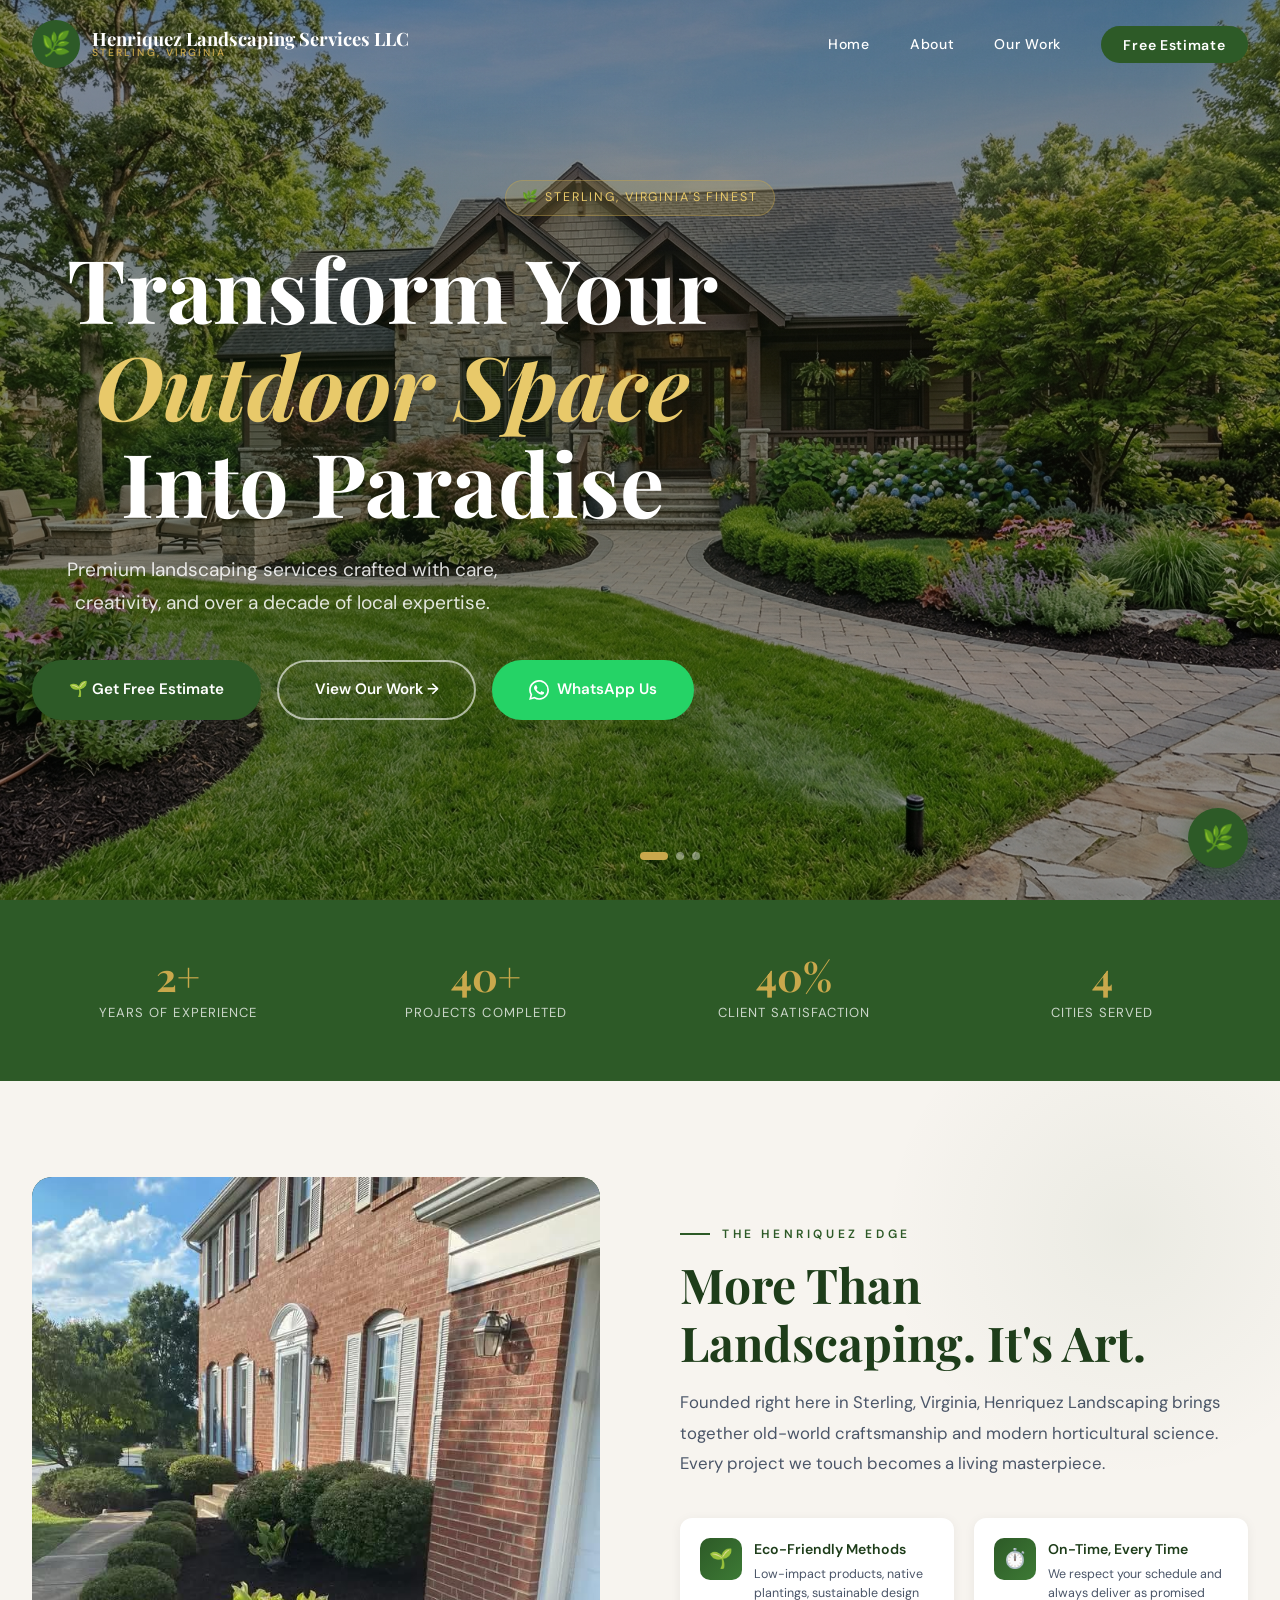
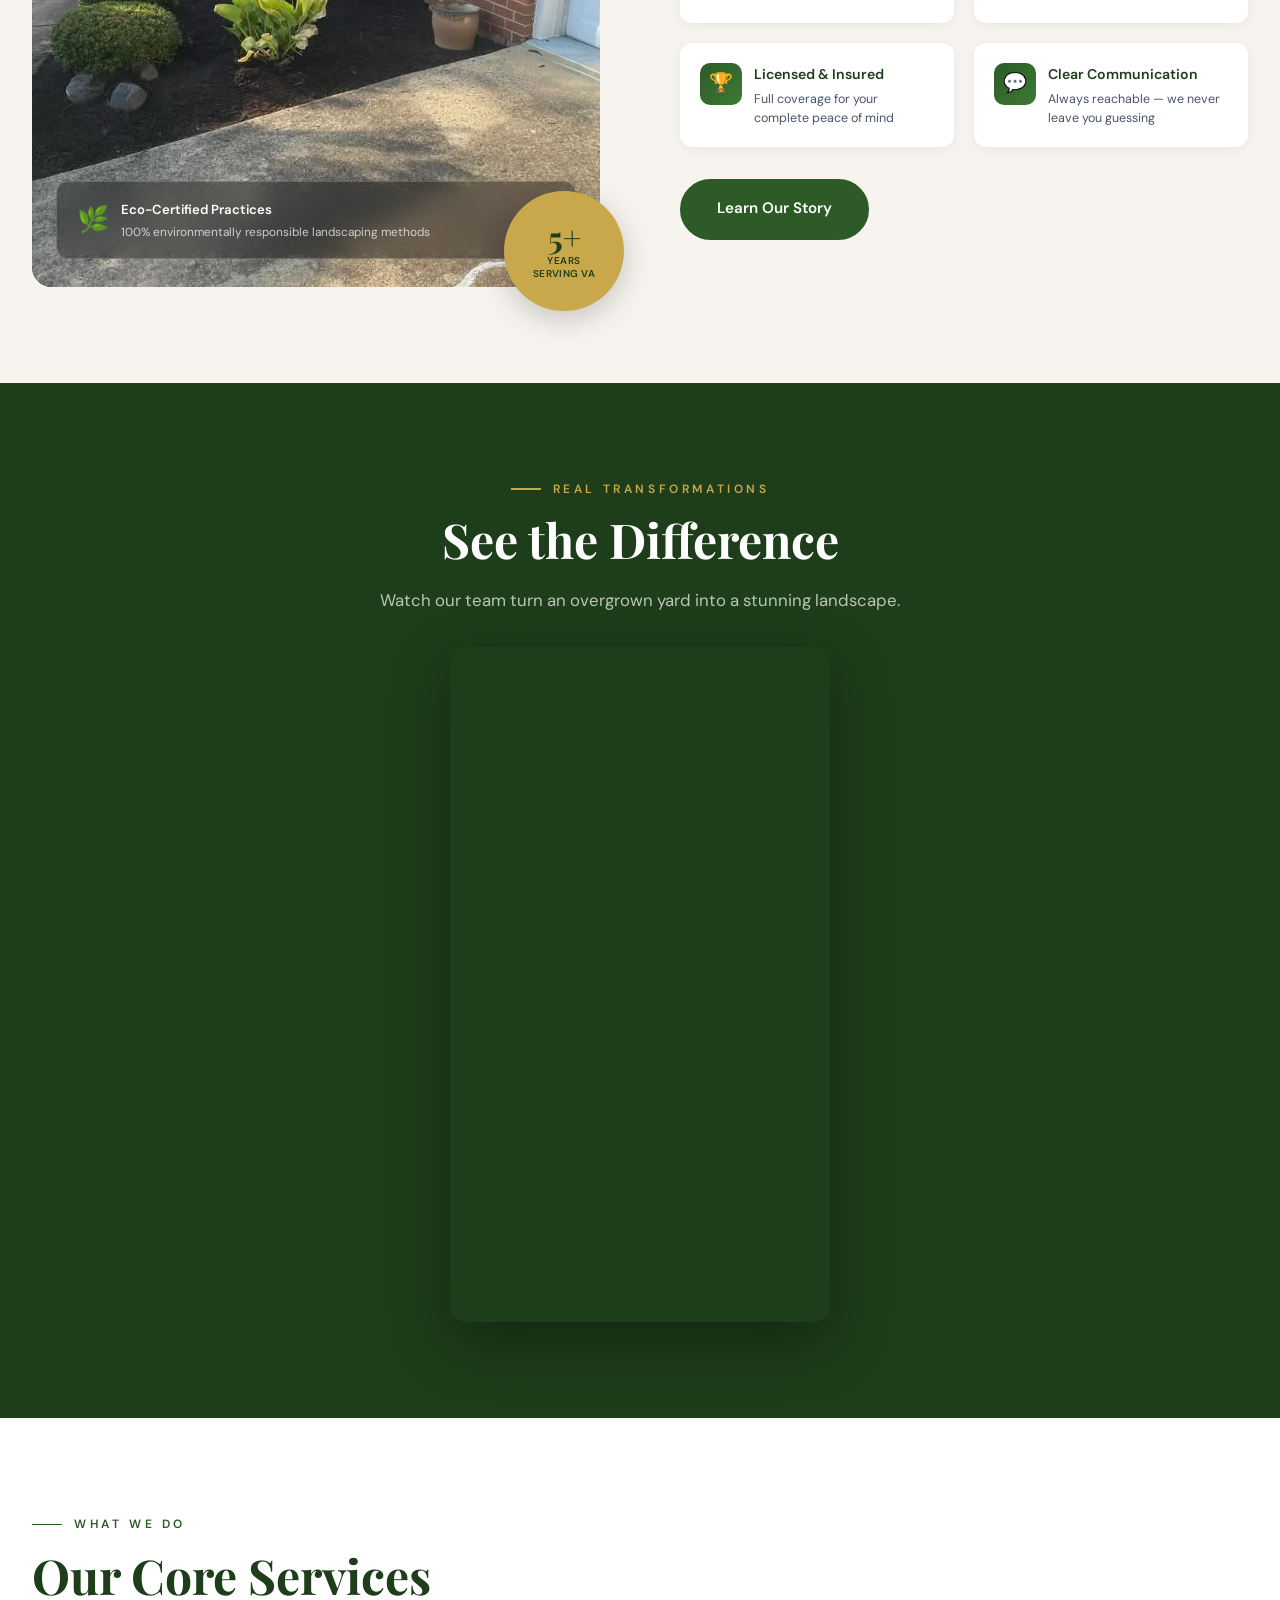
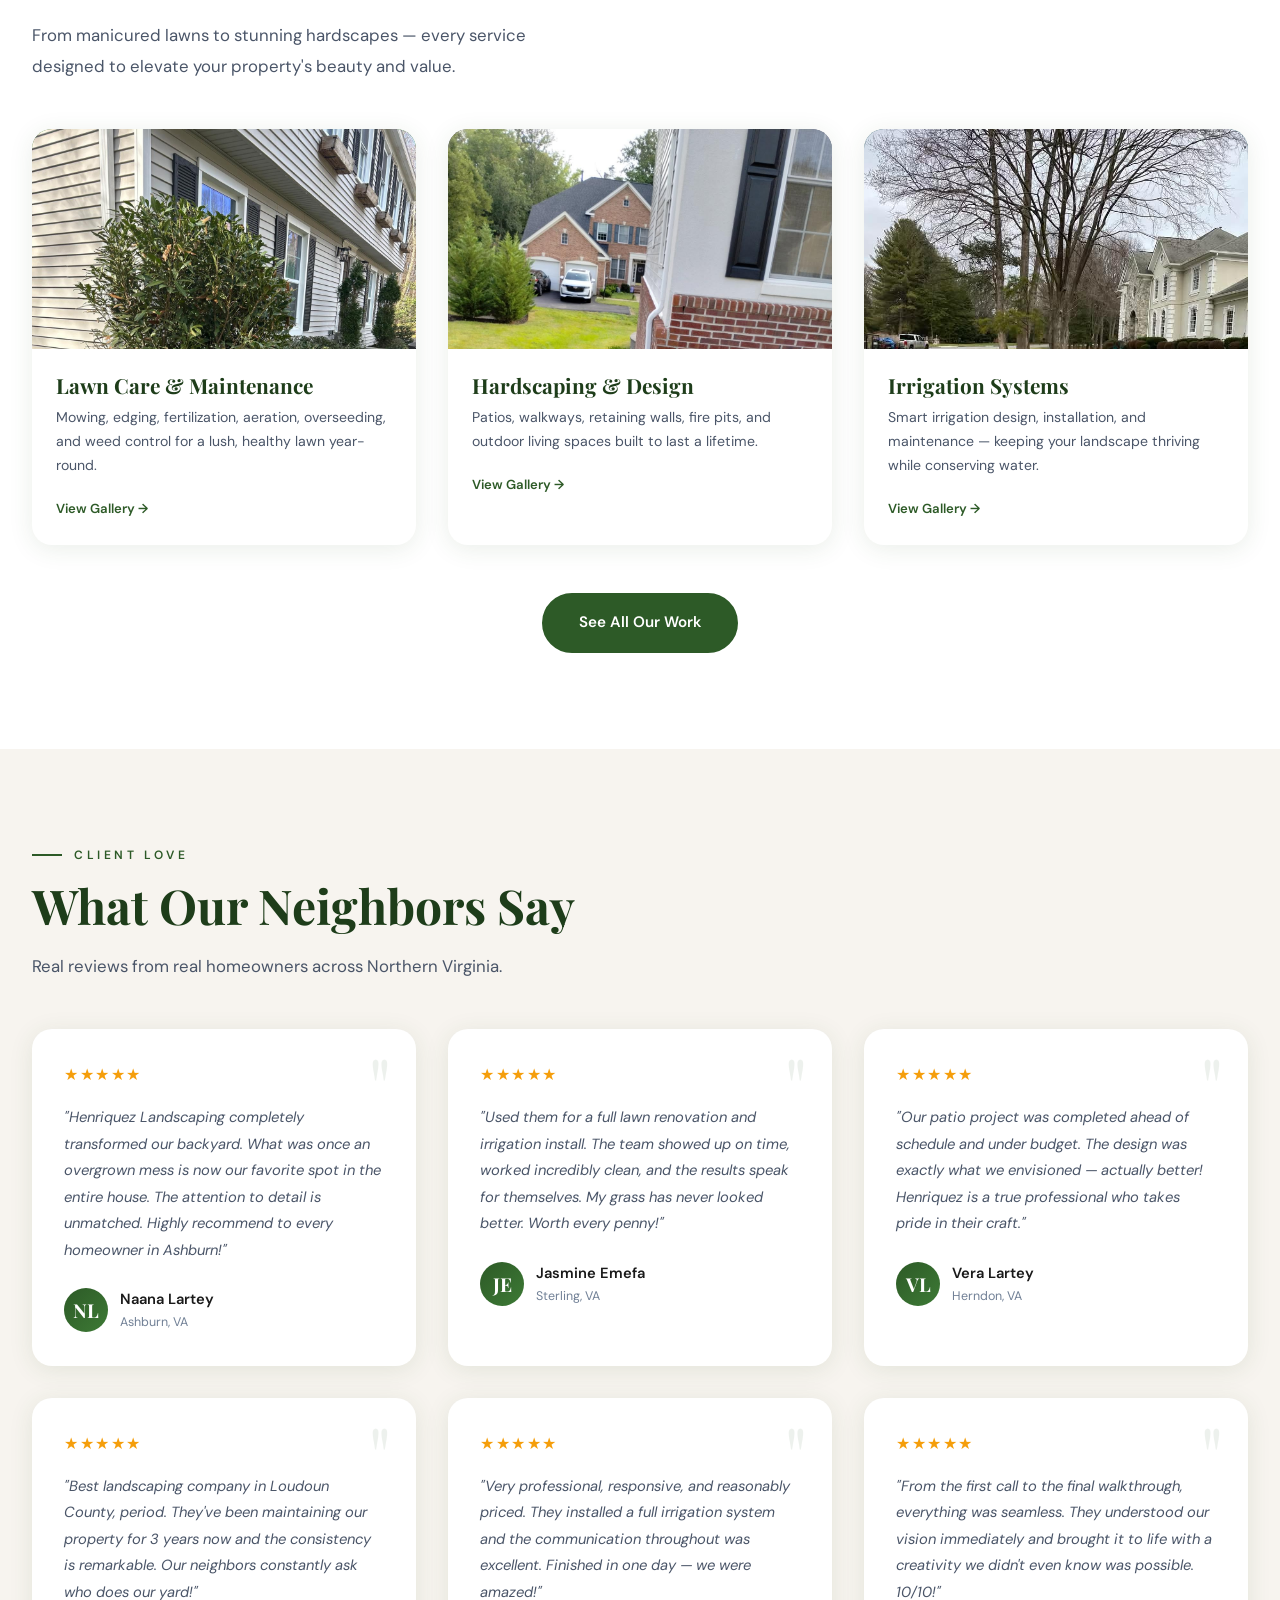
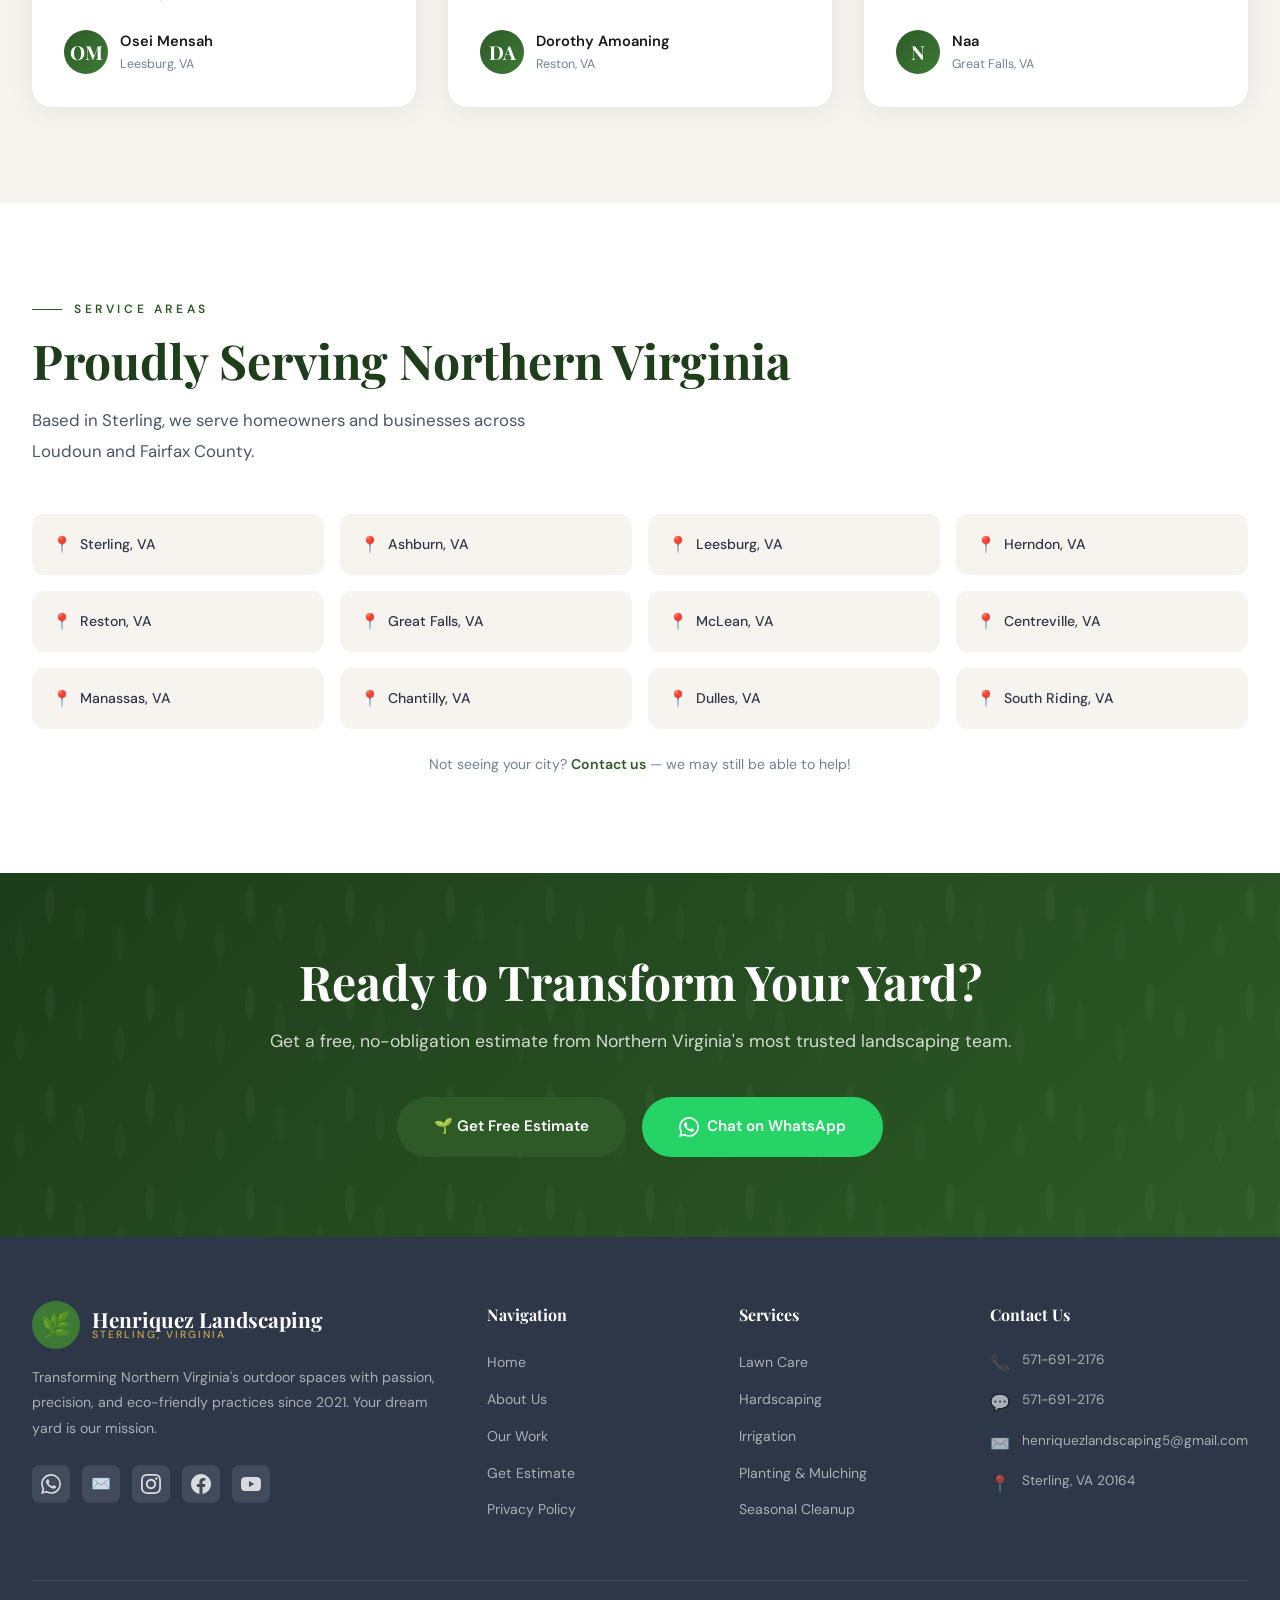
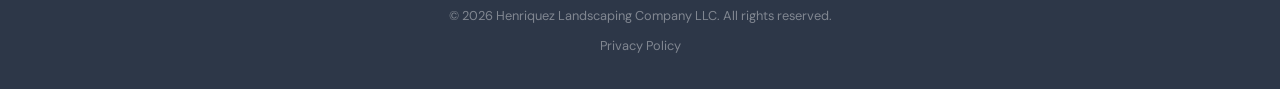
<file: index.html>
<!DOCTYPE html>
<html lang="en">
<head>
  <meta charset="UTF-8">
  <meta name="viewport" content="width=device-width, initial-scale=1.0">
  <title>Henriquez Landscaping Services LLC | Premium Lawn Care & Hardscaping in Sterling, VA</title>
  <meta name="description" content="Henriquez Landscaping — Sterling Virginia's premier landscaping company. Lawn care, hardscaping, irrigation design, and more. Serving Loudoun & Fairfax County since 2013.">
  <meta property="og:title" content="Henriquez Landscaping | Sterling, VA">
  <meta property="og:description" content="Transform your outdoor space with 5+ years of expert landscaping. Free estimates!">
  <meta property="og:type" content="website">
  <link rel="preconnect" href="https://fonts.googleapis.com">
  <link rel="preconnect" href="https://fonts.gstatic.com" crossorigin>
  <link rel="stylesheet" href="css/styles.css">
  <link rel="stylesheet" href="https://cdnjs.cloudflare.com/ajax/libs/font-awesome/6.5.0/css/all.min.css">
</head>
<body>

<!-- ============ STARDUST INTRO ============ -->
<div id="stardust-overlay">
  <canvas id="stardust-canvas"></canvas>
  <p class="stardust-text">Welcome to Henriquez Landscaping Services LLC</p>
  <p class="stardust-subtitle">Sterling, Virginia • Est. 2021</p>
</div>

<!-- ============ NAVBAR ============ -->
<nav id="navbar">
  <div class="nav-inner">
    <a href="index.html" class="nav-logo">
      <div class="logo-icon">🌿</div>
      <div class="logo-text">
        <span class="logo-name">Henriquez Landscaping Services LLC</span>
        <span class="logo-tagline">Sterling, Virginia</span>
      </div>
    </a>
    <ul class="nav-links">
      <li><a href="index.html">Home</a></li>
      <li><a href="pages/about.html">About</a></li>
      <li><a href="pages/work.html">Our Work</a></li>
      <li><a href="pages/estimate.html" class="nav-cta">Free Estimate</a></li>
    </ul>
    <button class="hamburger" aria-label="Menu">
      <span></span><span></span><span></span>
    </button>
  </div>
</nav>

<!-- ============ HERO ============ -->
<section class="hero">
  <div class="hero-carousel">
    <div class="hero-slide active">
      <img src="images/scape1.png" alt="Beautiful Garden Design">
    </div>
    <div class="hero-slide">
      <img src="images/Lawnz9.jpeg" alt="Custom Patio Construction">
    </div>
    <div class="hero-slide">
      <img src="images/Lawnz4.jpeg" alt="Sterling VA Landscaping">
    </div>
  </div>

  <div class="hero-overlay"></div>

  <div class="hero-content container">
    <div class="hero-badge">🌿 Sterling, Virginia's Finest</div>
    <h1 class="hero-title">Transform Your <em>Outdoor Space</em> Into Paradise</h1>
    <p class="hero-subtitle">Premium landscaping services crafted with care, creativity, and over a decade of local expertise.</p>
    
    <div class="hero-buttons">
      <a href="pages/estimate.html" class="btn-primary">🌱 Get Free Estimate</a>
      <a href="pages/work.html" class="btn-secondary">View Our Work →</a>
      <a href="https://wa.me/15716912176" target="_blank" class="btn-whatsapp">
  <svg xmlns="http://www.w3.org/2000/svg" width="20" height="20" viewBox="0 0 24 24" fill="currentColor">
    <path d="M17.472 14.382c-.297-.149-1.758-.867-2.03-.967-.273-.099-.471-.148-.67.15-.197.297-.767.966-.94 1.164-.173.199-.347.223-.644.075-.297-.15-1.255-.463-2.39-1.475-.883-.788-1.48-1.761-1.653-2.059-.173-.297-.018-.458.13-.606.134-.133.298-.347.446-.52.149-.174.198-.298.298-.497.099-.198.05-.371-.025-.52-.075-.149-.669-1.612-.916-2.207-.242-.579-.487-.5-.669-.51-.173-.008-.371-.01-.57-.01-.198 0-.52.074-.792.372-.272.297-1.04 1.016-1.04 2.479 0 1.462 1.065 2.875 1.213 3.074.149.198 2.096 3.2 5.077 4.487.709.306 1.262.489 1.694.625.712.227 1.36.195 1.871.118.571-.085 1.758-.719 2.006-1.413.248-.694.248-1.289.173-1.413-.074-.124-.272-.198-.57-.347m-5.421 7.403h-.004a9.87 9.87 0 0 1-5.031-1.378l-.361-.214-3.741.982.998-3.648-.235-.374a9.86 9.86 0 0 1-1.51-5.26c.001-5.45 4.436-9.884 9.888-9.884 2.64 0 5.122 1.03 6.988 2.898a9.825 9.825 0 0 1 2.893 6.994c-.003 5.45-4.437 9.884-9.885 9.884m8.413-18.297A11.815 11.815 0 0 0 12.05 0C5.495 0 .16 5.335.157 11.892c0 2.096.547 4.142 1.588 5.945L.057 24l6.305-1.654a11.882 11.882 0 0 0 5.683 1.448h.005c6.554 0 11.89-5.335 11.893-11.893a11.821 11.821 0 0 0-3.48-8.413Z"/>
  </svg>
  WhatsApp Us
</a>
    </div>
  </div>

  <div class="carousel-dots">
    <div class="dot active"></div>
    <div class="dot"></div>
    <div class="dot"></div>
  </div>

  <div class="scroll-hint">
    <div class="scroll-line"></div>
    <span>Scroll</span>
  </div>
</section>

<!-- ============ STATS BAR ============ -->
<div class="stats-bar">
  <div class="container">
    <div class="stats-grid">
      <div class="stat-item">
        <div class="stat-number" data-count="5" data-suffix="+">5+</div>
        <div class="stat-label">Years of Experience</div>
      </div>
      <div class="stat-item">
        <div class="stat-number" data-count="100" data-suffix="+">100+</div>
        <div class="stat-label">Projects Completed</div>
      </div>
      <div class="stat-item">
        <div class="stat-number" data-count="98" data-suffix="%">98%</div>
        <div class="stat-label">Client Satisfaction</div>
      </div>
      <div class="stat-item">
        <div class="stat-number" data-count="12" data-suffix="">12</div>
        <div class="stat-label">Cities Served</div>
      </div>
    </div>
  </div>
</div>

<!-- ============ THE HENRIQUEZ EDGE ============ -->
<section class="edge-section">
  <div class="container">
    <div class="edge-grid">
 
      <!-- IMAGE SIDE -->
      <div class="edge-visual">
        <div class="edge-image-wrap">
          <img src="images/Lawnz12.jpeg" alt="Henriquez Landscaping project">
          <div class="edge-glass-badge">
            <span class="edge-glass-icon">🌿</span>
            <div>
              <div class="edge-glass-title">Eco-Certified Practices</div>
              <div class="edge-glass-sub">100% environmentally responsible landscaping methods</div>
            </div>
          </div>
        </div>
        <div class="edge-badge">
          <span class="edge-badge-num">5+</span>
          <span class="edge-badge-text">Years<br>Serving VA</span>
        </div>
      </div>
 
      <!-- COPY SIDE -->
      <div class="edge-copy">
        <div class="section-label">The Henriquez Edge</div>
        <h2 class="section-title">More Than<br>Landscaping. It's Art.</h2>
        <p class="section-subtitle">Founded right here in Sterling, Virginia, Henriquez Landscaping brings together old-world craftsmanship and modern horticultural science. Every project we touch becomes a living masterpiece.</p>
        <div class="edge-features">
          <div class="edge-feature">
            <div class="edge-feature-icon">🌱</div>
            <div>
              <div class="edge-feature-title">Eco-Friendly Methods</div>
              <div class="edge-feature-desc">Low-impact products, native plantings, sustainable design</div>
            </div>
          </div>
          <div class="edge-feature">
            <div class="edge-feature-icon">⏱️</div>
            <div>
              <div class="edge-feature-title">On-Time, Every Time</div>
              <div class="edge-feature-desc">We respect your schedule and always deliver as promised</div>
            </div>
          </div>
          <div class="edge-feature">
            <div class="edge-feature-icon">🏆</div>
            <div>
              <div class="edge-feature-title">Licensed & Insured</div>
              <div class="edge-feature-desc">Full coverage for your complete peace of mind</div>
            </div>
          </div>
          <div class="edge-feature">
            <div class="edge-feature-icon">💬</div>
            <div>
              <div class="edge-feature-title">Clear Communication</div>
              <div class="edge-feature-desc">Always reachable — we never leave you guessing</div>
            </div>
          </div>
        </div>
        <div style="margin-top:2rem;">
          <a href="pages/about.html" class="btn-primary">Learn Our Story</a>
        </div>
      </div>
 
    </div>
  </div>
</section>
<!-- ============ TRANSFORMATION VIDEO ============ -->
<section class="ba-section">
  <div class="container">
    <div style="text-align:center; margin-bottom:2rem;">
      <div class="section-label" style="justify-content:center;">Real Transformations</div>
      <h2 class="section-title">See the Difference</h2>
      <p class="section-subtitle" style="margin:0 auto;">Watch our team turn an overgrown yard into a stunning landscape.</p>
    </div>

    <div class="video-portrait-wrap">
      <iframe
        src="https://www.youtube.com/embed/kcxGqPZXBAA"
        title="Lawn Transformation"
        frameborder="0"
        allow="accelerometer; autoplay; clipboard-write; encrypted-media; gyroscope; picture-in-picture"
        allowfullscreen>
      </iframe>
    </div>

  </div>
</section>

<!-- ============ SERVICES PREVIEW ============ -->
<section class="services-section">
  <div class="container">
    <div class="section-label">What We Do</div>
    <h2 class="section-title">Our Core Services</h2>
    <p class="section-subtitle">From manicured lawns to stunning hardscapes — every service designed to elevate your property's beauty and value.</p>
    <div class="services-grid">
      <a href="pages/work.html?cat=lawn" class="service-card">
        <div class="service-card-img">
          <img src="images/Lawnz2.jpeg" alt="Lawn Care & Maintenance" loading="lazy">
        </div>
        <div class="service-card-body">
          <h3 class="service-card-title">Lawn Care & Maintenance</h3>
          <p class="service-card-desc">Mowing, edging, fertilization, aeration, overseeding, and weed control for a lush, healthy lawn year-round.</p>
          <span class="service-card-link">View Gallery →</span>
        </div>
      </a>
      <a href="pages/work.html?cat=hardscaping" class="service-card">
        <div class="service-card-img">
          <img src="images/Lawnz7.jpeg" alt="Hardscaping & Design" loading="lazy">
        </div>
        <div class="service-card-body">
          <h3 class="service-card-title">Hardscaping & Design</h3>
          <p class="service-card-desc">Patios, walkways, retaining walls, fire pits, and outdoor living spaces built to last a lifetime.</p>
          <span class="service-card-link">View Gallery →</span>
        </div>
      </a>
      <a href="pages/work.html?cat=irrigation" class="service-card">
        <div class="service-card-img">
          <img src="images/Lawnz13.jpeg" alt="Irrigation Systems" loading="lazy">
        </div>
        <div class="service-card-body">
          <h3 class="service-card-title">Irrigation Systems</h3>
          <p class="service-card-desc">Smart irrigation design, installation, and maintenance — keeping your landscape thriving while conserving water.</p>
          <span class="service-card-link">View Gallery →</span>
        </div>
      </a>
    </div>
    <div style="text-align:center;margin-top:3rem;">
      <a href="pages/work.html" class="btn-primary">See All Our Work</a>
    </div>
  </div>
</section>

<!-- ============ REVIEWS ============ -->
<section class="reviews-section">
  <div class="container">
    <div class="section-label">Client Love</div>
    <h2 class="section-title">What Our Neighbors Say</h2>
    <p class="section-subtitle">Real reviews from real homeowners across Northern Virginia.</p>
    <div class="reviews-grid">
      <div class="review-card">
        <div class="stars">★★★★★</div>
        <p class="review-text">"Henriquez Landscaping completely transformed our backyard. What was once an overgrown mess is now our favorite spot in the entire house. The attention to detail is unmatched. Highly recommend to every homeowner in Ashburn!"</p>
        <div class="reviewer">
          <div class="reviewer-avatar">NL</div>
          <div>
            <div class="reviewer-name">Naana Lartey</div>
            <div class="reviewer-location">Ashburn, VA</div>
          </div>
        </div>
      </div>
      <div class="review-card">
        <div class="stars">★★★★★</div>
        <p class="review-text">"Used them for a full lawn renovation and irrigation install. The team showed up on time, worked incredibly clean, and the results speak for themselves. My grass has never looked better. Worth every penny!"</p>
        <div class="reviewer">
          <div class="reviewer-avatar">JE</div>
          <div>
            <div class="reviewer-name">Jasmine Emefa</div>
            <div class="reviewer-location">Sterling, VA</div>
          </div>
        </div>
      </div>
      <div class="review-card">
        <div class="stars">★★★★★</div>
        <p class="review-text">"Our patio project was completed ahead of schedule and under budget. The design was exactly what we envisioned — actually better! Henriquez is a true professional who takes pride in their craft."</p>
        <div class="reviewer">
          <div class="reviewer-avatar">VL</div>
          <div>
            <div class="reviewer-name">Vera Lartey</div>
            <div class="reviewer-location">Herndon, VA</div>
          </div>
        </div>
      </div>
      <div class="review-card">
        <div class="stars">★★★★★</div>
        <p class="review-text">"Best landscaping company in Loudoun County, period. They've been maintaining our property for 3 years now and the consistency is remarkable. Our neighbors constantly ask who does our yard!"</p>
        <div class="reviewer">
          <div class="reviewer-avatar">OM</div>
          <div>
            <div class="reviewer-name">Osei Mensah</div>
            <div class="reviewer-location">Leesburg, VA</div>
          </div>
        </div>
      </div>
      <div class="review-card">
        <div class="stars">★★★★★</div>
        <p class="review-text">"Very professional, responsive, and reasonably priced. They installed a full irrigation system and the communication throughout was excellent. Finished in one day — we were amazed!"</p>
        <div class="reviewer">
          <div class="reviewer-avatar">DA</div>
          <div>
            <div class="reviewer-name">Dorothy Amoaning</div>
            <div class="reviewer-location">Reston, VA</div>
          </div>
        </div>
      </div>
      <div class="review-card">
        <div class="stars">★★★★★</div>
        <p class="review-text">"From the first call to the final walkthrough, everything was seamless. They understood our vision immediately and brought it to life with a creativity we didn't even know was possible. 10/10!"</p>
        <div class="reviewer">
          <div class="reviewer-avatar">N</div>
          <div>
            <div class="reviewer-name">Naa </div>
            <div class="reviewer-location">Great Falls, VA</div>
          </div>
        </div>
      </div>
    </div>
  </div>
</section>

<!-- ============ SERVICE AREAS ============ -->
<section class="areas-section">
  <div class="container">
    <div class="section-label">Service Areas</div>
    <h2 class="section-title">Proudly Serving Northern Virginia</h2>
    <p class="section-subtitle">Based in Sterling, we serve homeowners and businesses across Loudoun and Fairfax County.</p>
    <div class="areas-grid">
      <div class="area-tag"><span>📍</span> Sterling, VA</div>
      <div class="area-tag"><span>📍</span> Ashburn, VA</div>
      <div class="area-tag"><span>📍</span> Leesburg, VA</div>
      <div class="area-tag"><span>📍</span> Herndon, VA</div>
      <div class="area-tag"><span>📍</span> Reston, VA</div>
      <div class="area-tag"><span>📍</span> Great Falls, VA</div>
      <div class="area-tag"><span>📍</span> McLean, VA</div>
      <div class="area-tag"><span>📍</span> Centreville, VA</div>
      <div class="area-tag"><span>📍</span> Manassas, VA</div>
      <div class="area-tag"><span>📍</span> Chantilly, VA</div>
      <div class="area-tag"><span>📍</span> Dulles, VA</div>
      <div class="area-tag"><span>📍</span> South Riding, VA</div>
    </div>
    <p style="text-align:center;color:var(--slate-light);font-size:0.88rem;margin-top:1.5rem;">Not seeing your city? <a href="pages/estimate.html" style="color:var(--forest);font-weight:600;">Contact us</a> — we may still be able to help!</p>
  </div>
</section>

<!-- ============ CTA BANNER ============ -->
<div class="cta-banner">
  <div class="container">
    <h2>Ready to Transform Your Yard?</h2>
    <p>Get a free, no-obligation estimate from Northern Virginia's most trusted landscaping team.</p>
    <div class="hero-buttons" style="justify-content:center;">
      <a href="pages/estimate.html" class="btn-primary">🌱 Get Free Estimate</a>
     <a href="https://wa.me/15716912176" target="_blank" class="btn-whatsapp">
  <svg xmlns="http://www.w3.org/2000/svg" width="20" height="20" viewBox="0 0 24 24" fill="currentColor">
    <path d="M17.472 14.382c-.297-.149-1.758-.867-2.03-.967-.273-.099-.471-.148-.67.15-.197.297-.767.966-.94 1.164-.173.199-.347.223-.644.075-.297-.15-1.255-.463-2.39-1.475-.883-.788-1.48-1.761-1.653-2.059-.173-.297-.018-.458.13-.606.134-.133.298-.347.446-.52.149-.174.198-.298.298-.497.099-.198.05-.371-.025-.52-.075-.149-.669-1.612-.916-2.207-.242-.579-.487-.5-.669-.51-.173-.008-.371-.01-.57-.01-.198 0-.52.074-.792.372-.272.297-1.04 1.016-1.04 2.479 0 1.462 1.065 2.875 1.213 3.074.149.198 2.096 3.2 5.077 4.487.709.306 1.262.489 1.694.625.712.227 1.36.195 1.871.118.571-.085 1.758-.719 2.006-1.413.248-.694.248-1.289.173-1.413-.074-.124-.272-.198-.57-.347m-5.421 7.403h-.004a9.87 9.87 0 0 1-5.031-1.378l-.361-.214-3.741.982.998-3.648-.235-.374a9.86 9.86 0 0 1-1.51-5.26c.001-5.45 4.436-9.884 9.888-9.884 2.64 0 5.122 1.03 6.988 2.898a9.825 9.825 0 0 1 2.893 6.994c-.003 5.45-4.437 9.884-9.885 9.884m8.413-18.297A11.815 11.815 0 0 0 12.05 0C5.495 0 .16 5.335.157 11.892c0 2.096.547 4.142 1.588 5.945L.057 24l6.305-1.654a11.882 11.882 0 0 0 5.683 1.448h.005c6.554 0 11.89-5.335 11.893-11.893a11.821 11.821 0 0 0-3.48-8.413Z"/>
  </svg>
  Chat on WhatsApp
</a>
    </div>
  </div>
</div>

<!-- ============ FOOTER ============ -->
<footer>
  <div class="container">
    <div class="footer-grid">
      <div class="footer-brand">
        <div class="nav-logo" style="margin-bottom:0.75rem;">
          <div class="logo-icon" style="background:var(--forest-light);">🌿</div>
          <div class="logo-text">
            <span class="logo-name">Henriquez Landscaping</span>
            <span class="logo-tagline">Sterling, Virginia</span>
          </div>
        </div>
        <p class="footer-desc">Transforming Northern Virginia's outdoor spaces with passion, precision, and eco-friendly practices since 2021. Your dream yard is our mission.</p>
        <div class="footer-socials">
          <a href="https://wa.me/15716912176" target="_blank" class="social-btn" title="WhatsApp">
  <svg xmlns="http://www.w3.org/2000/svg" width="20" height="20" viewBox="0 0 24 24" fill="currentColor">
    <path d="M17.472 14.382c-.297-.149-1.758-.867-2.03-.967-.273-.099-.471-.148-.67.15-.197.297-.767.966-.94 1.164-.173.199-.347.223-.644.075-.297-.15-1.255-.463-2.39-1.475-.883-.788-1.48-1.761-1.653-2.059-.173-.297-.018-.458.13-.606.134-.133.298-.347.446-.52.149-.174.198-.298.298-.497.099-.198.05-.371-.025-.52-.075-.149-.669-1.612-.916-2.207-.242-.579-.487-.5-.669-.51-.173-.008-.371-.01-.57-.01-.198 0-.52.074-.792.372-.272.297-1.04 1.016-1.04 2.479 0 1.462 1.065 2.875 1.213 3.074.149.198 2.096 3.2 5.077 4.487.709.306 1.262.489 1.694.625.712.227 1.36.195 1.871.118.571-.085 1.758-.719 2.006-1.413.248-.694.248-1.289.173-1.413-.074-.124-.272-.198-.57-.347m-5.421 7.403h-.004a9.87 9.87 0 0 1-5.031-1.378l-.361-.214-3.741.982.998-3.648-.235-.374a9.86 9.86 0 0 1-1.51-5.26c.001-5.45 4.436-9.884 9.888-9.884 2.64 0 5.122 1.03 6.988 2.898a9.825 9.825 0 0 1 2.893 6.994c-.003 5.45-4.437 9.884-9.885 9.884m8.413-18.297A11.815 11.815 0 0 0 12.05 0C5.495 0 .16 5.335.157 11.892c0 2.096.547 4.142 1.588 5.945L.057 24l6.305-1.654a11.882 11.882 0 0 0 5.683 1.448h.005c6.554 0 11.89-5.335 11.893-11.893a11.821 11.821 0 0 0-3.48-8.413Z"/>
  </svg>
</a>
          <a href="mailto:henriquezlandscaping5@gmail.com" class="social-btn" title="Email">✉️</a>
          <a href="https://www.instagram.com/henriquezlandscaping/?hl=en" target="_blank" class="social-btn" title="Instagram">
            <svg xmlns="http://www.w3.org/2000/svg" width="20" height="20" viewBox="0 0 24 24" fill="currentColor">
              <path d="M12 2.163c3.204 0 3.584.012 4.85.07 3.252.148 4.771 1.691 4.919 4.919.058 1.265.069 1.645.069 4.849 0 3.205-.012 3.584-.069 4.849-.149 3.225-1.664 4.771-4.919 4.919-1.266.058-1.644.07-4.85.07-3.204 0-3.584-.012-4.849-.07-3.26-.149-4.771-1.699-4.919-4.92-.058-1.265-.07-1.644-.07-4.849 0-3.204.013-3.583.07-4.849.149-3.227 1.664-4.771 4.919-4.919 1.266-.057 1.645-.069 4.849-.069zm0-2.163c-3.259 0-3.667.014-4.947.072-4.358.2-6.78 2.618-6.98 6.98-.059 1.281-.073 1.689-.073 4.948 0 3.259.014 3.668.072 4.948.2 4.358 2.618 6.78 6.98 6.98 1.281.058 1.689.072 4.948.072 3.259 0 3.668-.014 4.948-.072 4.354-.2 6.782-2.618 6.979-6.98.059-1.28.073-1.689.073-4.948 0-3.259-.014-3.667-.072-4.947-.196-4.354-2.617-6.78-6.979-6.98-1.281-.059-1.69-.073-4.949-.073zm0 5.838c-3.403 0-6.162 2.759-6.162 6.162s2.759 6.163 6.162 6.163 6.162-2.759 6.162-6.163c0-3.403-2.759-6.162-6.162-6.162zm0 10.162c-2.209 0-4-1.79-4-4 0-2.209 1.791-4 4-4s4 1.791 4 4c0 2.21-1.791 4-4 4zm6.406-11.845c-.796 0-1.441.645-1.441 1.44s.645 1.44 1.441 1.44c.795 0 1.439-.645 1.439-1.44s-.644-1.44-1.439-1.44z"/>
            </svg>
          </a>
          <a href="https://www.facebook.com/profile.php?id=61583668606097" target="_blank" class="social-btn" title="Facebook">
            <svg xmlns="http://www.w3.org/2000/svg" width="20" height="20" viewBox="0 0 24 24" fill="currentColor">
              <path d="M24 12.073c0-6.627-5.373-12-12-12s-12 5.373-12 12c0 5.99 4.388 10.954 10.125 11.854v-8.385H7.078v-3.47h3.047V9.43c0-3.007 1.792-4.669 4.533-4.669 1.312 0 2.686.235 2.686.235v2.953H15.83c-1.491 0-1.956.925-1.956 1.874v2.25h3.328l-.532 3.47h-2.796v8.385C19.612 23.027 24 18.062 24 12.073z"/>
            </svg>
          </a>
          <a href="https://www.youtube.com/@HenriquezLandscaping" target="_blank" class="social-btn" title="YouTube">
            <svg xmlns="http://www.w3.org/2000/svg" width="20" height="20" viewBox="0 0 24 24" fill="currentColor">
              <path d="M23.498 6.186a3.016 3.016 0 0 0-2.122-2.136C19.505 3.545 12 3.545 12 3.545s-7.505 0-9.377.505A3.017 3.017 0 0 0 .502 6.186C0 8.07 0 12 0 12s0 3.93.502 5.814a3.016 3.016 0 0 0 2.122 2.136c1.871.505 9.376.505 9.376.505s7.505 0 9.377-.505a3.015 3.015 0 0 0 2.122-2.136C24 15.93 24 12 24 12s0-3.93-.502-5.814zM9.545 15.568V8.432L15.818 12l-6.273 3.568z"/>
            </svg>
          </a>
        </div>
      </div>
      <div class="footer-col">
        <h4>Navigation</h4>
        <ul class="footer-links">
          <li><a href="index.html">Home</a></li>
          <li><a href="pages/about.html">About Us</a></li>
          <li><a href="pages/work.html">Our Work</a></li>
          <li><a href="pages/estimate.html">Get Estimate</a></li>
          <li><a href="pages/privacy.html">Privacy Policy</a></li>
        </ul>
      </div>
      <div class="footer-col">
        <h4>Services</h4>
        <ul class="footer-links">
          <li><a href="pages/work.html?cat=lawn">Lawn Care</a></li>
          <li><a href="pages/work.html?cat=hardscaping">Hardscaping</a></li>
          <li><a href="pages/work.html?cat=irrigation">Irrigation</a></li>
          <li><a href="pages/work.html?cat=planting">Planting & Mulching</a></li>
          <li><a href="pages/work.html?cat=cleanup">Seasonal Cleanup</a></li>
        </ul>
      </div>
      <div class="footer-col">
        <h4>Contact Us</h4>
        <div class="footer-contact-item"><span>📞</span><span><a href="tel:+15716912176" style="color:inherit;">571-691-2176</a></span></div>
        <div class="footer-contact-item"><span>💬</span><span><a href="https://wa.me/15716912176" target="_blank" style="color:inherit;">571-691-2176</a></span></div>
        <div class="footer-contact-item"><span>✉️</span><span><a href="mailto:henriquezlandscaping5@gmail.com" style="color:inherit;">henriquezlandscaping5@gmail.com</a></span></div>
        <div class="footer-contact-item"><span>📍</span><span>Sterling, VA 20164</span></div>
      </div>
    </div>
    <div class="footer-bottom" style="text-align:center; justify-content:center; flex-direction:column; gap:0.5rem;">
      <span>© 2026 Henriquez Landscaping Company LLC. All rights reserved.</span>
      <a href="pages/privacy.html">Privacy Policy</a>
    </div>
  </div>
</footer>

<!-- ============ CHAT WIDGET ============ -->
<div class="chat-widget">
  <div class="chat-panel">
    <div class="chat-header">
      <div class="chat-header-avatar">🌿</div>
      <div>
        <div class="chat-header-name">Henriquez — Garden Assistant</div>
        <div class="chat-header-status">✅ Online · Usually replies instantly</div>
      </div>
      <button class="chat-close" aria-label="Close chat">✕</button>
    </div>
    <div class="chat-messages">
      <div class="chat-msg bot">Hi there! 🌿 I'm Henriquez, your personal gardening assistant. Ask me anything about lawn care, landscaping, or gardening in Northern Virginia!</div>
      <div class="chat-msg bot">You can ask things like: <em>"When should I aerate my lawn?"</em> or <em>"How do I fix my patio?"</em> — or just say hello! 😊</div>
    </div>
    <div class="chat-input-row">
      <input class="chat-input" type="text" placeholder="Ask Henriquez anything…" autocomplete="off">
      <button class="chat-send" aria-label="Send">➤</button>
    </div>
  </div>
  <button class="chat-bubble" aria-label="Open chat">🌿</button>
</div>

<script src="js/main.js"></script>
</body>
</html>
</file>
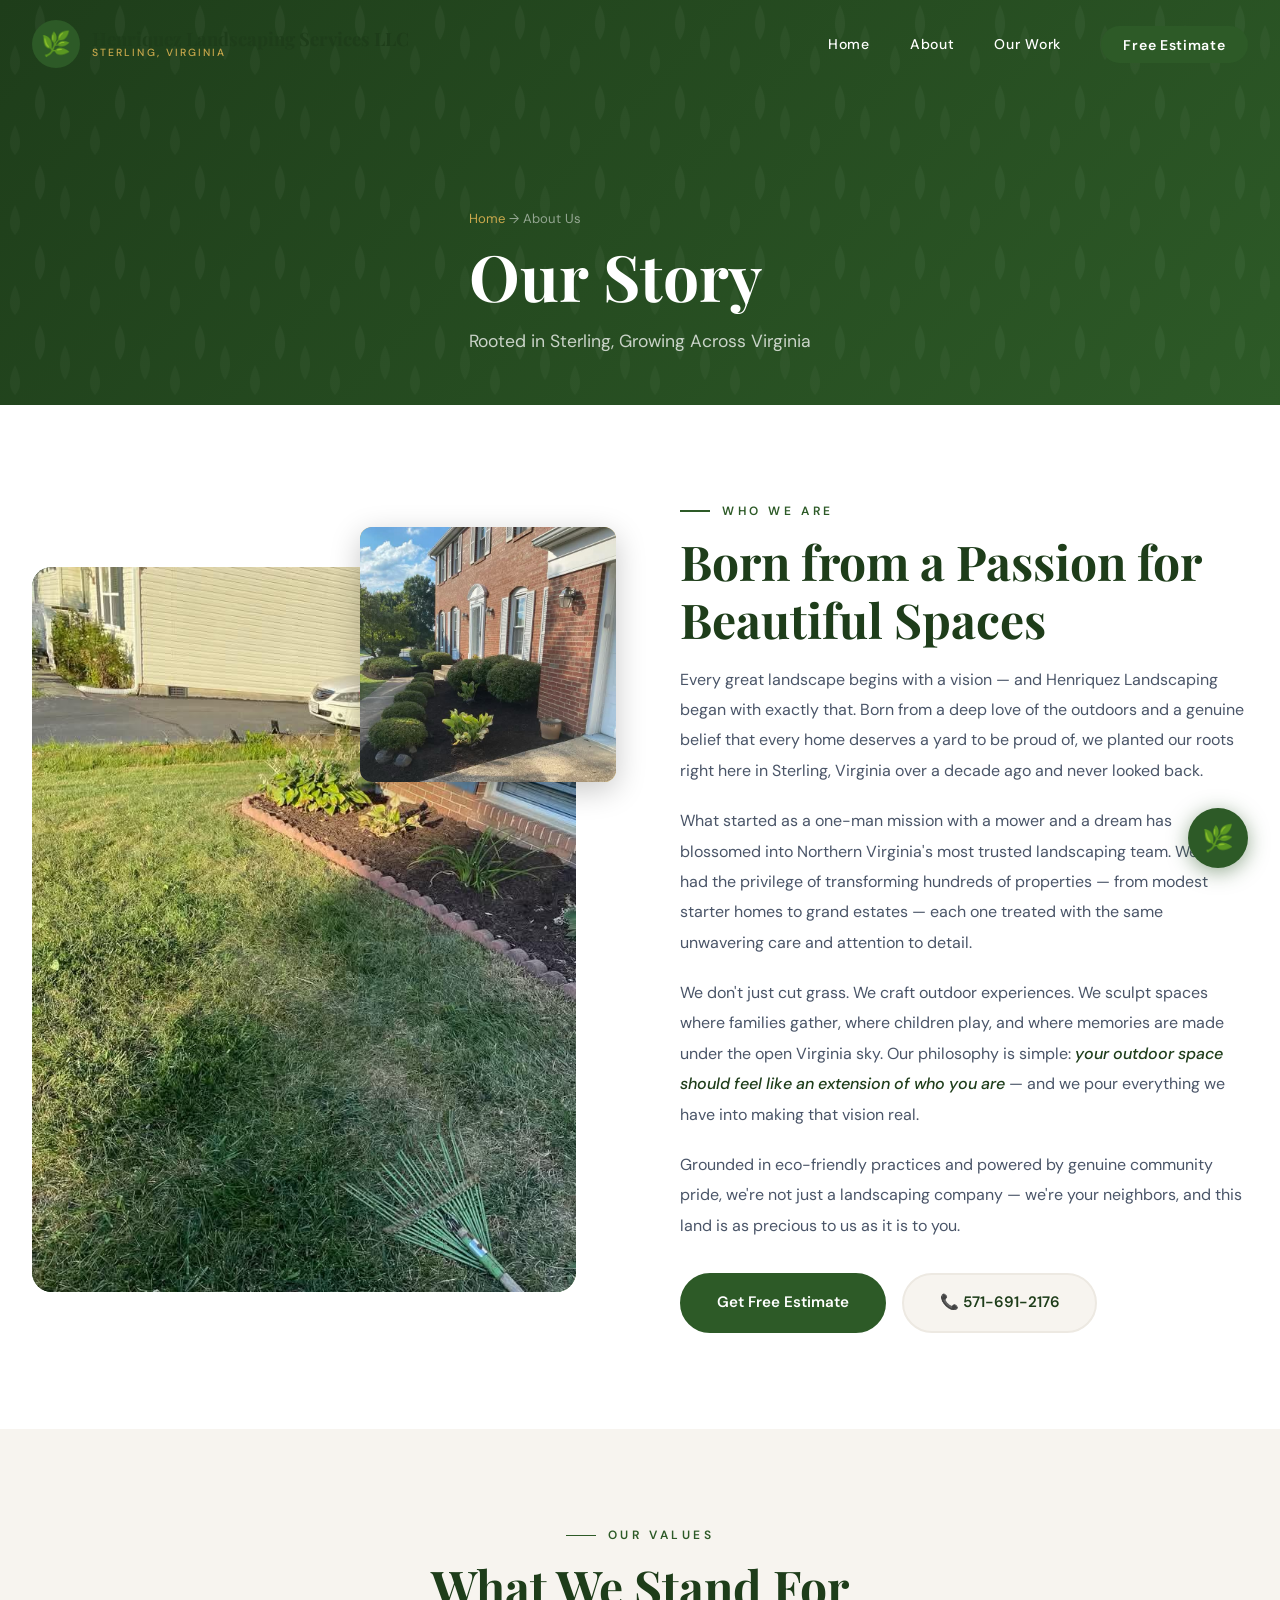
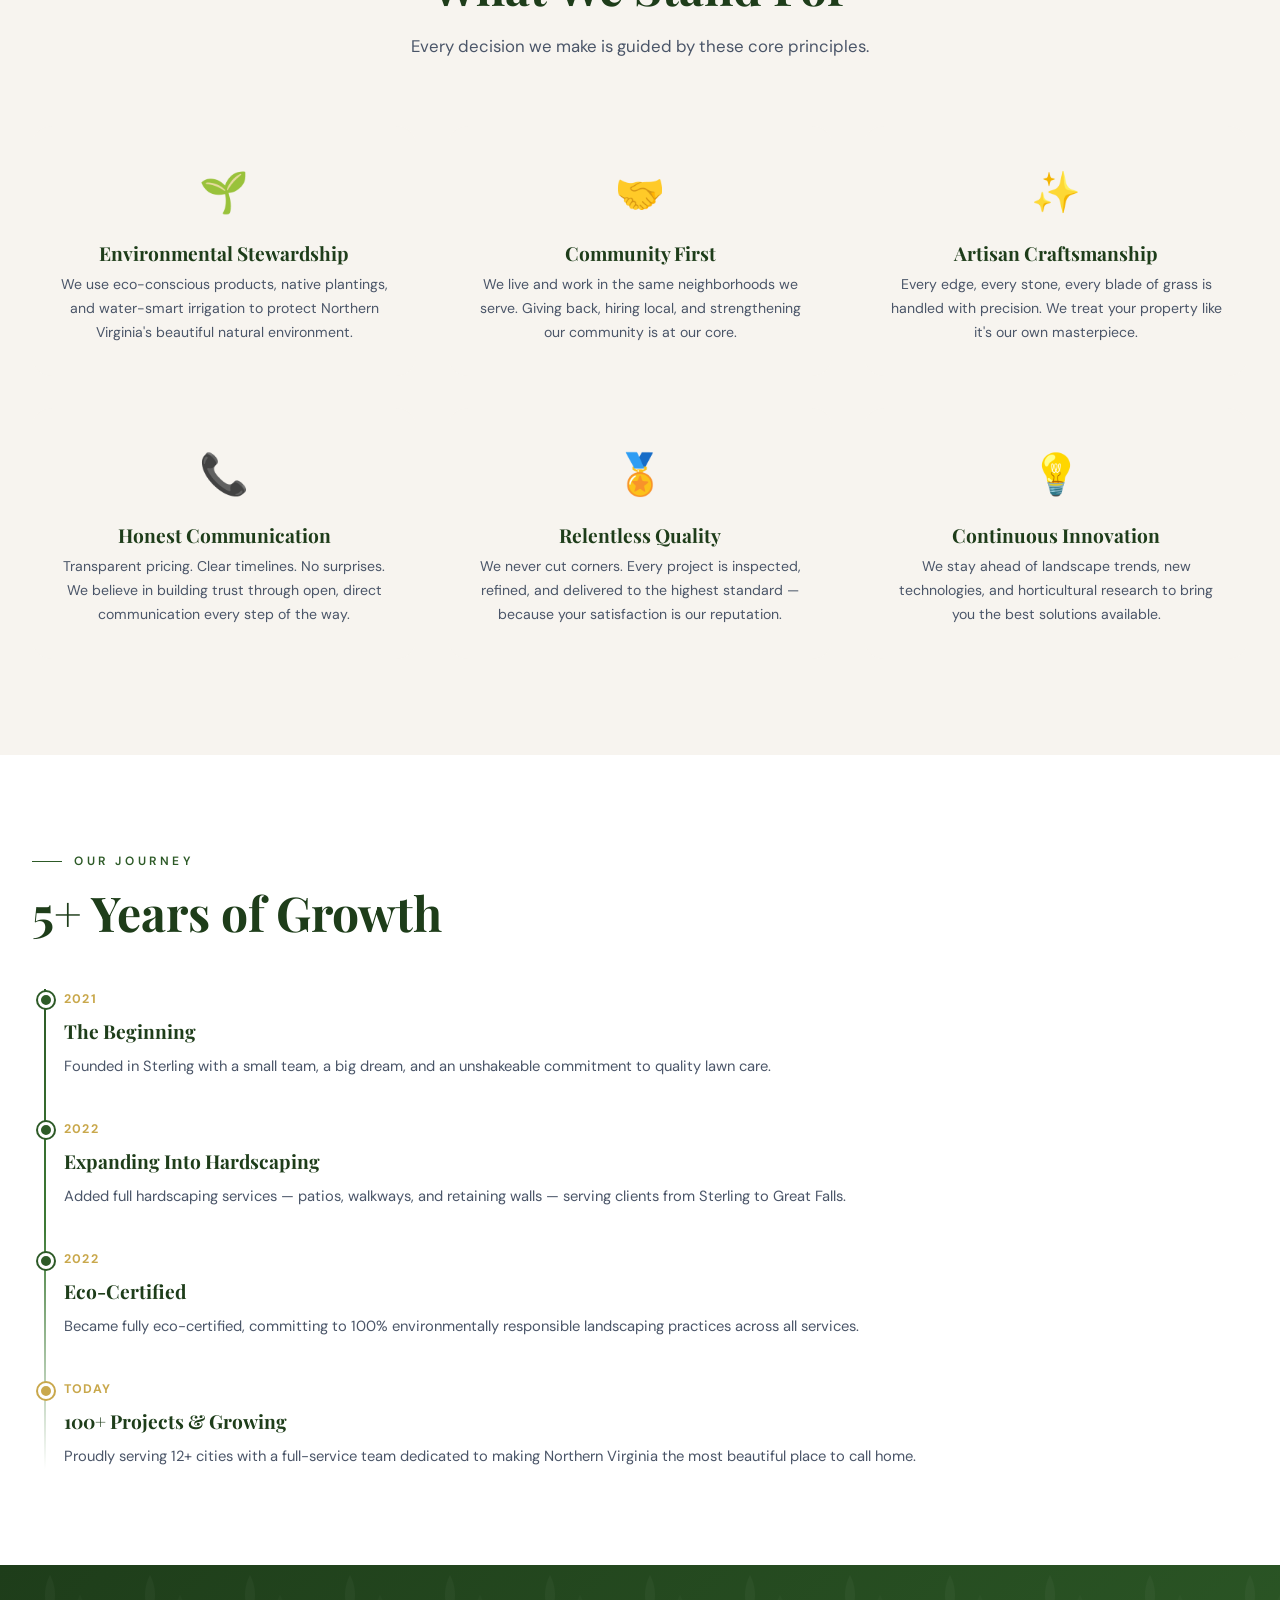
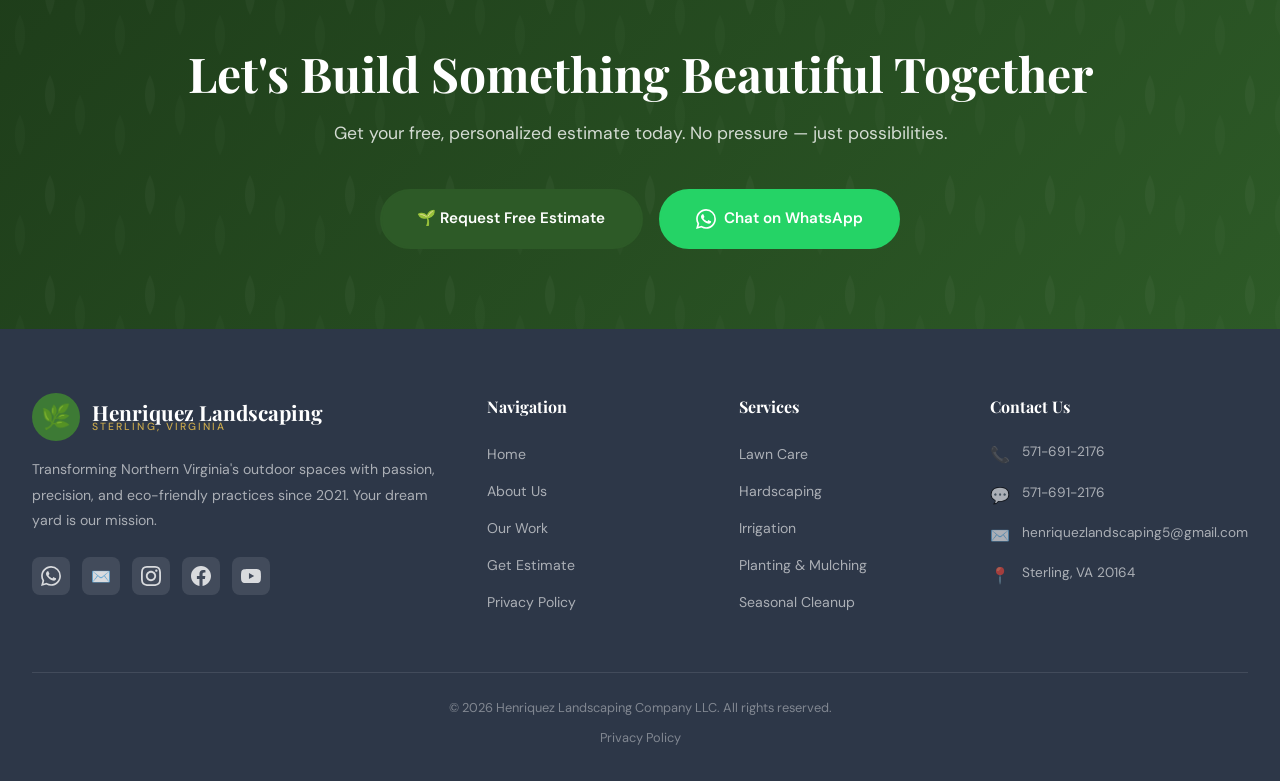
<file: pages/about.html>
<!DOCTYPE html>
<html lang="en">
<head>
  <meta charset="UTF-8">
  <meta name="viewport" content="width=device-width, initial-scale=1.0">
  <title>About Us | Henriquez Landscaping Services LLC— Sterling, VA</title>
  <meta name="description" content="Learn the story behind Henriquez Landscaping — 10+ years transforming outdoor spaces across Northern Virginia with passion and eco-friendly practices.">
  <link rel="preconnect" href="https://fonts.googleapis.com">
  <link rel="preconnect" href="https://fonts.gstatic.com" crossorigin>
  <link rel="stylesheet" href="../css/styles.css">
</head>
<body>

<!-- NAVBAR -->
<nav id="navbar" class="scrolled">
  <div class="nav-inner">
    <a href="../index.html" class="nav-logo">
      <div class="logo-icon">🌿</div>
      <div class="logo-text">
        <span class="logo-name" style="color:var(--forest-dark);">Henriquez Landscaping Services LLC</span>
        <span class="logo-tagline">Sterling, Virginia</span>
      </div>
    </a>
    <ul class="nav-links">
      <li><a href="../index.html">Home</a></li>
      <li><a href="about.html">About</a></li>
      <li><a href="work.html">Our Work</a></li>
      <li><a href="estimate.html" class="nav-cta">Free Estimate</a></li>
    </ul>
    <button class="hamburger" aria-label="Menu">
      <span></span><span></span><span></span>
    </button>
  </div>
</nav>

<!-- PAGE HERO -->
<div class="page-hero">
  <div class="container">
    <p class="breadcrumb"><a href="../index.html">Home</a> → About Us</p>
    <h1>Our Story</h1>
    <p>Rooted in Sterling, Growing Across Virginia</p>
  </div>
</div>

<!-- ABOUT STORY -->
<section style="background:white;">
  <div class="container">
    <div class="about-story">

      <div class="about-image-stack">

        <div class="about-img-main">
          <img src="../images/Lawnz11.jpeg" alt="Henriquez Landscaping team at work">
        </div>

        <div class="about-img-accent">
          <img src="../images/Lawnz12.jpeg" alt="Landscaping project detail">
        </div>

      </div>

      <div>
        <div class="section-label">Who We Are</div>
        <h2 class="section-title">Born from a Passion for Beautiful Spaces</h2>
        <p style="color:var(--slate);line-height:1.9;margin-bottom:1.25rem;">
          Every great landscape begins with a vision — and Henriquez Landscaping began with exactly that. Born from a deep love of the outdoors and a genuine belief that every home deserves a yard to be proud of, we planted our roots right here in Sterling, Virginia over a decade ago and never looked back.
        </p>
        <p style="color:var(--slate);line-height:1.9;margin-bottom:1.25rem;">
          What started as a one-man mission with a mower and a dream has blossomed into Northern Virginia's most trusted landscaping team. We've had the privilege of transforming hundreds of properties — from modest starter homes to grand estates — each one treated with the same unwavering care and attention to detail.
        </p>
        <p style="color:var(--slate);line-height:1.9;margin-bottom:1.25rem;">
          We don't just cut grass. We craft outdoor experiences. We sculpt spaces where families gather, where children play, and where memories are made under the open Virginia sky. Our philosophy is simple: <em style="color:var(--forest-dark);font-weight:500;">your outdoor space should feel like an extension of who you are</em> — and we pour everything we have into making that vision real.
        </p>
        <p style="color:var(--slate);line-height:1.9;margin-bottom:2rem;">
          Grounded in eco-friendly practices and powered by genuine community pride, we're not just a landscaping company — we're your neighbors, and this land is as precious to us as it is to you.
        </p>
        <div style="display:flex;gap:1rem;flex-wrap:wrap;">
          <a href="estimate.html" class="btn-primary">Get Free Estimate</a>
          <a href="tel:+15716912176" class="btn-secondary" style="background:var(--offwhite);color:var(--forest-dark);border-color:var(--offwhite-dark);">📞 571-691-2176</a>
        </div>
      </div>
    </div>
  </div>
</section>

<!-- VALUES -->
<section style="background:var(--offwhite);">
  <div class="container">
    <div style="text-align:center;margin-bottom:0.5rem;">
      <div class="section-label" style="justify-content:center;">Our Values</div>
      <h2 class="section-title">What We Stand For</h2>
      <p class="section-subtitle" style="margin:0 auto;">Every decision we make is guided by these core principles.</p>
    </div>
    <div class="values-grid">
      <div class="value-card">
        <span class="value-icon">🌱</span>
        <h3 class="value-title">Environmental Stewardship</h3>
        <p class="value-desc">We use eco-conscious products, native plantings, and water-smart irrigation to protect Northern Virginia's beautiful natural environment.</p>
      </div>
      <div class="value-card">
        <span class="value-icon">🤝</span>
        <h3 class="value-title">Community First</h3>
        <p class="value-desc">We live and work in the same neighborhoods we serve. Giving back, hiring local, and strengthening our community is at our core.</p>
      </div>
      <div class="value-card">
        <span class="value-icon">✨</span>
        <h3 class="value-title">Artisan Craftsmanship</h3>
        <p class="value-desc">Every edge, every stone, every blade of grass is handled with precision. We treat your property like it's our own masterpiece.</p>
      </div>
      <div class="value-card">
        <span class="value-icon">📞</span>
        <h3 class="value-title">Honest Communication</h3>
        <p class="value-desc">Transparent pricing. Clear timelines. No surprises. We believe in building trust through open, direct communication every step of the way.</p>
      </div>
      <div class="value-card">
        <span class="value-icon">🏅</span>
        <h3 class="value-title">Relentless Quality</h3>
        <p class="value-desc">We never cut corners. Every project is inspected, refined, and delivered to the highest standard — because your satisfaction is our reputation.</p>
      </div>
      <div class="value-card">
        <span class="value-icon">💡</span>
        <h3 class="value-title">Continuous Innovation</h3>
        <p class="value-desc">We stay ahead of landscape trends, new technologies, and horticultural research to bring you the best solutions available.</p>
      </div>
    </div>
  </div>
</section>

<!-- MILESTONES -->
<section style="background:white;">
  <div class="container">
    <div class="section-label">Our Journey</div>
    <h2 class="section-title">5+ Years of Growth</h2>
    <div style="margin-top:3rem;position:relative;padding-left:2rem;">
      <div style="position:absolute;left:0.75rem;top:0;bottom:0;width:2px;background:linear-gradient(to bottom, var(--forest), var(--forest-light), transparent);"></div>
      <!-- Timeline items -->
      <div style="margin-bottom:2.5rem;position:relative;">
        <div style="position:absolute;left:-1.6rem;top:0.2rem;width:16px;height:16px;background:var(--forest);border-radius:50%;border:3px solid white;box-shadow:0 0 0 2px var(--forest);"></div>
        <div style="font-size:0.78rem;font-weight:700;color:var(--gold);letter-spacing:0.1em;text-transform:uppercase;">2021</div>
        <h4 style="font-family:'Playfair Display',serif;font-size:1.2rem;color:var(--forest-dark);margin:0.3rem 0 0.4rem;">The Beginning</h4>
        <p style="color:var(--slate);font-size:0.92rem;">Founded in Sterling with a small team, a big dream, and an unshakeable commitment to quality lawn care.</p>
      </div>
      <div style="margin-bottom:2.5rem;position:relative;">
        <div style="position:absolute;left:-1.6rem;top:0.2rem;width:16px;height:16px;background:var(--forest);border-radius:50%;border:3px solid white;box-shadow:0 0 0 2px var(--forest);"></div>
        <div style="font-size:0.78rem;font-weight:700;color:var(--gold);letter-spacing:0.1em;text-transform:uppercase;">2022</div>
        <h4 style="font-family:'Playfair Display',serif;font-size:1.2rem;color:var(--forest-dark);margin:0.3rem 0 0.4rem;">Expanding Into Hardscaping</h4>
        <p style="color:var(--slate);font-size:0.92rem;">Added full hardscaping services — patios, walkways, and retaining walls — serving clients from Sterling to Great Falls.</p>
      </div>
      <div style="margin-bottom:2.5rem;position:relative;">
        <div style="position:absolute;left:-1.6rem;top:0.2rem;width:16px;height:16px;background:var(--forest);border-radius:50%;border:3px solid white;box-shadow:0 0 0 2px var(--forest);"></div>
        <div style="font-size:0.78rem;font-weight:700;color:var(--gold);letter-spacing:0.1em;text-transform:uppercase;">2022</div>
        <h4 style="font-family:'Playfair Display',serif;font-size:1.2rem;color:var(--forest-dark);margin:0.3rem 0 0.4rem;">Eco-Certified</h4>
        <p style="color:var(--slate);font-size:0.92rem;">Became fully eco-certified, committing to 100% environmentally responsible landscaping practices across all services.</p>
      </div>
      <div style="position:relative;">
        <div style="position:absolute;left:-1.6rem;top:0.2rem;width:16px;height:16px;background:var(--gold);border-radius:50%;border:3px solid white;box-shadow:0 0 0 2px var(--gold);"></div>
        <div style="font-size:0.78rem;font-weight:700;color:var(--gold);letter-spacing:0.1em;text-transform:uppercase;">Today</div>
        <h4 style="font-family:'Playfair Display',serif;font-size:1.2rem;color:var(--forest-dark);margin:0.3rem 0 0.4rem;">100+ Projects & Growing</h4>
        <p style="color:var(--slate);font-size:0.92rem;">Proudly serving 12+ cities with a full-service team dedicated to making Northern Virginia the most beautiful place to call home.</p>
      </div>
    </div>
  </div>
</section>

<!-- CTA -->
<div class="cta-banner">
  <div class="container">
    <h2>Let's Build Something Beautiful Together</h2>
    <p>Get your free, personalized estimate today. No pressure — just possibilities.</p>
    <div class="hero-buttons" style="justify-content:center;">
      <a href="estimate.html" class="btn-primary">🌱 Request Free Estimate</a>
     <a href="https://wa.me/15716912176" target="_blank" class="btn-whatsapp">
  <svg xmlns="http://www.w3.org/2000/svg" width="20" height="20" viewBox="0 0 24 24" fill="currentColor">
    <path d="M17.472 14.382c-.297-.149-1.758-.867-2.03-.967-.273-.099-.471-.148-.67.15-.197.297-.767.966-.94 1.164-.173.199-.347.223-.644.075-.297-.15-1.255-.463-2.39-1.475-.883-.788-1.48-1.761-1.653-2.059-.173-.297-.018-.458.13-.606.134-.133.298-.347.446-.52.149-.174.198-.298.298-.497.099-.198.05-.371-.025-.52-.075-.149-.669-1.612-.916-2.207-.242-.579-.487-.5-.669-.51-.173-.008-.371-.01-.57-.01-.198 0-.52.074-.792.372-.272.297-1.04 1.016-1.04 2.479 0 1.462 1.065 2.875 1.213 3.074.149.198 2.096 3.2 5.077 4.487.709.306 1.262.489 1.694.625.712.227 1.36.195 1.871.118.571-.085 1.758-.719 2.006-1.413.248-.694.248-1.289.173-1.413-.074-.124-.272-.198-.57-.347m-5.421 7.403h-.004a9.87 9.87 0 0 1-5.031-1.378l-.361-.214-3.741.982.998-3.648-.235-.374a9.86 9.86 0 0 1-1.51-5.26c.001-5.45 4.436-9.884 9.888-9.884 2.64 0 5.122 1.03 6.988 2.898a9.825 9.825 0 0 1 2.893 6.994c-.003 5.45-4.437 9.884-9.885 9.884m8.413-18.297A11.815 11.815 0 0 0 12.05 0C5.495 0 .16 5.335.157 11.892c0 2.096.547 4.142 1.588 5.945L.057 24l6.305-1.654a11.882 11.882 0 0 0 5.683 1.448h.005c6.554 0 11.89-5.335 11.893-11.893a11.821 11.821 0 0 0-3.48-8.413Z"/>
  </svg>
  Chat on WhatsApp
</a>
    </div>
  </div>
</div>

<!-- ============ FOOTER ============ -->
<footer>
  <div class="container">
    <div class="footer-grid">
      <div class="footer-brand">
        <div class="nav-logo" style="margin-bottom:0.75rem;">
          <div class="logo-icon" style="background:var(--forest-light);">🌿</div>
          <div class="logo-text">
            <span class="logo-name">Henriquez Landscaping</span>
            <span class="logo-tagline">Sterling, Virginia</span>
          </div>
        </div>
        <p class="footer-desc">Transforming Northern Virginia's outdoor spaces with passion, precision, and eco-friendly practices since 2021. Your dream yard is our mission.</p>
        <div class="footer-socials">
          <a href="https://wa.me/15716912176" target="_blank" class="social-btn" title="WhatsApp">
  <svg xmlns="http://www.w3.org/2000/svg" width="20" height="20" viewBox="0 0 24 24" fill="currentColor">
    <path d="M17.472 14.382c-.297-.149-1.758-.867-2.03-.967-.273-.099-.471-.148-.67.15-.197.297-.767.966-.94 1.164-.173.199-.347.223-.644.075-.297-.15-1.255-.463-2.39-1.475-.883-.788-1.48-1.761-1.653-2.059-.173-.297-.018-.458.13-.606.134-.133.298-.347.446-.52.149-.174.198-.298.298-.497.099-.198.05-.371-.025-.52-.075-.149-.669-1.612-.916-2.207-.242-.579-.487-.5-.669-.51-.173-.008-.371-.01-.57-.01-.198 0-.52.074-.792.372-.272.297-1.04 1.016-1.04 2.479 0 1.462 1.065 2.875 1.213 3.074.149.198 2.096 3.2 5.077 4.487.709.306 1.262.489 1.694.625.712.227 1.36.195 1.871.118.571-.085 1.758-.719 2.006-1.413.248-.694.248-1.289.173-1.413-.074-.124-.272-.198-.57-.347m-5.421 7.403h-.004a9.87 9.87 0 0 1-5.031-1.378l-.361-.214-3.741.982.998-3.648-.235-.374a9.86 9.86 0 0 1-1.51-5.26c.001-5.45 4.436-9.884 9.888-9.884 2.64 0 5.122 1.03 6.988 2.898a9.825 9.825 0 0 1 2.893 6.994c-.003 5.45-4.437 9.884-9.885 9.884m8.413-18.297A11.815 11.815 0 0 0 12.05 0C5.495 0 .16 5.335.157 11.892c0 2.096.547 4.142 1.588 5.945L.057 24l6.305-1.654a11.882 11.882 0 0 0 5.683 1.448h.005c6.554 0 11.89-5.335 11.893-11.893a11.821 11.821 0 0 0-3.48-8.413Z"/>
  </svg>
</a>
          <a href="mailto:henriquezlandscaping5@gmail.com" class="social-btn" title="Email">✉️</a>
          <a href="https://www.instagram.com/henriquezlandscaping/?hl=en" target="_blank" class="social-btn" title="Instagram">
            <svg xmlns="http://www.w3.org/2000/svg" width="20" height="20" viewBox="0 0 24 24" fill="currentColor">
              <path d="M12 2.163c3.204 0 3.584.012 4.85.07 3.252.148 4.771 1.691 4.919 4.919.058 1.265.069 1.645.069 4.849 0 3.205-.012 3.584-.069 4.849-.149 3.225-1.664 4.771-4.919 4.919-1.266.058-1.644.07-4.85.07-3.204 0-3.584-.012-4.849-.07-3.26-.149-4.771-1.699-4.919-4.92-.058-1.265-.07-1.644-.07-4.849 0-3.204.013-3.583.07-4.849.149-3.227 1.664-4.771 4.919-4.919 1.266-.057 1.645-.069 4.849-.069zm0-2.163c-3.259 0-3.667.014-4.947.072-4.358.2-6.78 2.618-6.98 6.98-.059 1.281-.073 1.689-.073 4.948 0 3.259.014 3.668.072 4.948.2 4.358 2.618 6.78 6.98 6.98 1.281.058 1.689.072 4.948.072 3.259 0 3.668-.014 4.948-.072 4.354-.2 6.782-2.618 6.979-6.98.059-1.28.073-1.689.073-4.948 0-3.259-.014-3.667-.072-4.947-.196-4.354-2.617-6.78-6.979-6.98-1.281-.059-1.69-.073-4.949-.073zm0 5.838c-3.403 0-6.162 2.759-6.162 6.162s2.759 6.163 6.162 6.163 6.162-2.759 6.162-6.163c0-3.403-2.759-6.162-6.162-6.162zm0 10.162c-2.209 0-4-1.79-4-4 0-2.209 1.791-4 4-4s4 1.791 4 4c0 2.21-1.791 4-4 4zm6.406-11.845c-.796 0-1.441.645-1.441 1.44s.645 1.44 1.441 1.44c.795 0 1.439-.645 1.439-1.44s-.644-1.44-1.439-1.44z"/>
            </svg>
          </a>
          <a href="https://www.facebook.com/profile.php?id=61583668606097" target="_blank" class="social-btn" title="Facebook">
            <svg xmlns="http://www.w3.org/2000/svg" width="20" height="20" viewBox="0 0 24 24" fill="currentColor">
              <path d="M24 12.073c0-6.627-5.373-12-12-12s-12 5.373-12 12c0 5.99 4.388 10.954 10.125 11.854v-8.385H7.078v-3.47h3.047V9.43c0-3.007 1.792-4.669 4.533-4.669 1.312 0 2.686.235 2.686.235v2.953H15.83c-1.491 0-1.956.925-1.956 1.874v2.25h3.328l-.532 3.47h-2.796v8.385C19.612 23.027 24 18.062 24 12.073z"/>
            </svg>
          </a>
          <a href="https://www.youtube.com/@HenriquezLandscaping" target="_blank" class="social-btn" title="YouTube">
            <svg xmlns="http://www.w3.org/2000/svg" width="20" height="20" viewBox="0 0 24 24" fill="currentColor">
              <path d="M23.498 6.186a3.016 3.016 0 0 0-2.122-2.136C19.505 3.545 12 3.545 12 3.545s-7.505 0-9.377.505A3.017 3.017 0 0 0 .502 6.186C0 8.07 0 12 0 12s0 3.93.502 5.814a3.016 3.016 0 0 0 2.122 2.136c1.871.505 9.376.505 9.376.505s7.505 0 9.377-.505a3.015 3.015 0 0 0 2.122-2.136C24 15.93 24 12 24 12s0-3.93-.502-5.814zM9.545 15.568V8.432L15.818 12l-6.273 3.568z"/>
            </svg>
          </a>
        </div>
      </div>
      <div class="footer-col">
        <h4>Navigation</h4>
        <ul class="footer-links">
          <li><a href="index.html">Home</a></li>
          <li><a href="pages/about.html">About Us</a></li>
          <li><a href="pages/work.html">Our Work</a></li>
          <li><a href="pages/estimate.html">Get Estimate</a></li>
          <li><a href="pages/privacy.html">Privacy Policy</a></li>
        </ul>
      </div>
      <div class="footer-col">
        <h4>Services</h4>
        <ul class="footer-links">
          <li><a href="pages/work.html?cat=lawn">Lawn Care</a></li>
          <li><a href="pages/work.html?cat=hardscaping">Hardscaping</a></li>
          <li><a href="pages/work.html?cat=irrigation">Irrigation</a></li>
          <li><a href="pages/work.html?cat=planting">Planting & Mulching</a></li>
          <li><a href="pages/work.html?cat=cleanup">Seasonal Cleanup</a></li>
        </ul>
      </div>
      <div class="footer-col">
        <h4>Contact Us</h4>
        <div class="footer-contact-item"><span>📞</span><span><a href="tel:+15716912176" style="color:inherit;">571-691-2176</a></span></div>
        <div class="footer-contact-item"><span>💬</span><span><a href="https://wa.me/15716912176" target="_blank" style="color:inherit;">571-691-2176</a></span></div>
        <div class="footer-contact-item"><span>✉️</span><span><a href="mailto:henriquezlandscaping5@gmail.com" style="color:inherit;">henriquezlandscaping5@gmail.com</a></span></div>
        <div class="footer-contact-item"><span>📍</span><span>Sterling, VA 20164</span></div>
      </div>
    </div>
    <div class="footer-bottom" style="text-align:center; justify-content:center; flex-direction:column; gap:0.5rem;">
      <span>© 2026 Henriquez Landscaping Company LLC. All rights reserved.</span>
      <a href="pages/privacy.html">Privacy Policy</a>
    </div>
  </div>
</footer>

<!-- CHAT WIDGET -->
<div class="chat-widget">
  <div class="chat-panel">
    <div class="chat-header">
      <div class="chat-header-avatar">🌿</div>
      <div>
        <div class="chat-header-name">Henriquez Landscaping Services LLC — Garden Assistant</div>
        <div class="chat-header-status">✅ Online · Usually replies instantly</div>
      </div>
      <button class="chat-close" aria-label="Close chat">✕</button>
    </div>
    <div class="chat-messages">
      <div class="chat-msg bot">Hi! 👋 I'm Henriquez. Ask me anything about gardening, our services, or how to get started!</div>
    </div>
    <div class="chat-input-row">
      <input class="chat-input" type="text" placeholder="Ask Henriquez anything…" autocomplete="off">
      <button class="chat-send" aria-label="Send">➤</button>
    </div>
  </div>
  <button class="chat-bubble" aria-label="Open chat">🌿</button>
</div>

<script src="../js/main.js"></script>
<script>
  // No stardust on inner pages
  document.getElementById('stardust-overlay')?.remove();
</script>
</body>
</html>
</file>
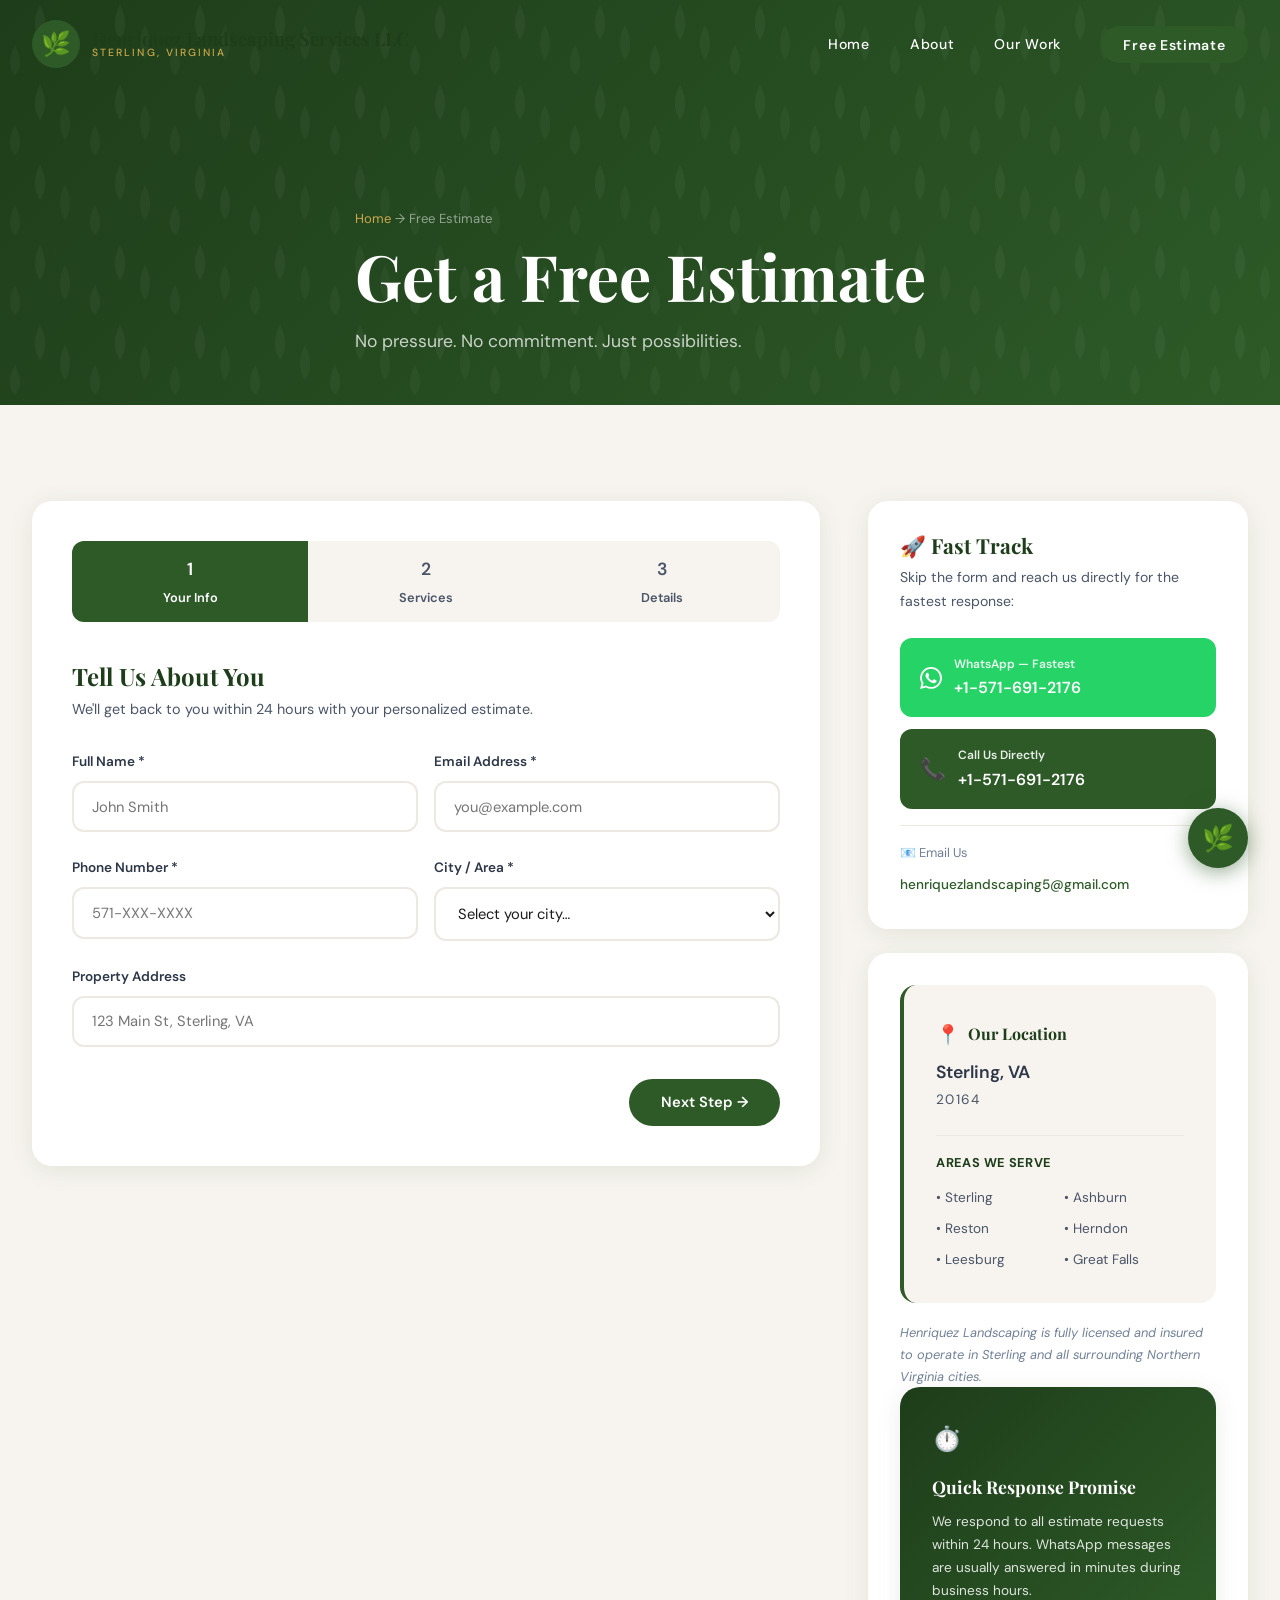
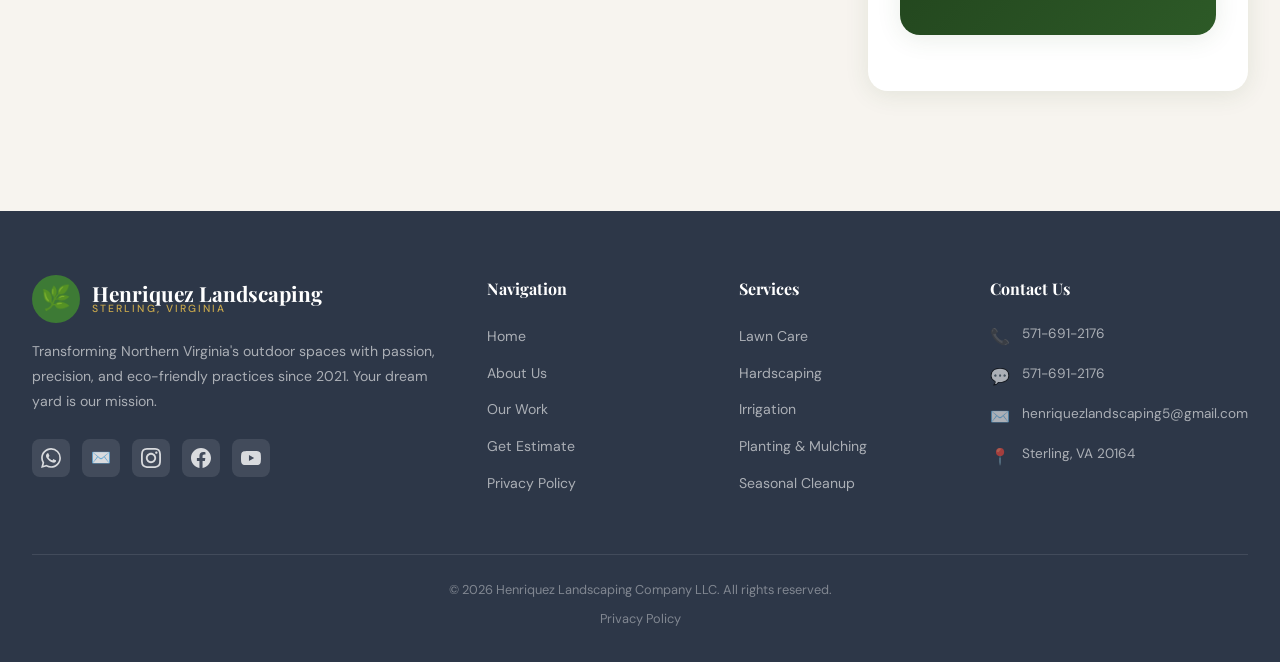
<file: pages/estimate.html>
<!DOCTYPE html>
<html lang="en">
<head>
  <meta charset="UTF-8">
  <meta name="viewport" content="width=device-width, initial-scale=1.0">
  <title>Free Estimate | Henriquez Landscaping Services LLC— Sterling, VA</title>
  <meta name="description" content="Request your free landscaping estimate from Henriquez Landscaping. Serving Sterling, Ashburn, Leesburg, Herndon, Reston, and all of Northern Virginia.">
  <link rel="preconnect" href="https://fonts.googleapis.com">
  <link rel="preconnect" href="https://fonts.gstatic.com" crossorigin>
  <link rel="stylesheet" href="../css/styles.css">
</head>
<body>

<!-- NAVBAR -->
<nav id="navbar" class="scrolled">
  <div class="nav-inner">
    <a href="../index.html" class="nav-logo">
      <div class="logo-icon">🌿</div>
      <div class="logo-text">
        <span class="logo-name" style="color:var(--forest-dark);">Henriquez Landscaping Services LLC</span>
        <span class="logo-tagline">Sterling, Virginia</span>
      </div>
    </a>
    <ul class="nav-links">
      <li><a href="../index.html">Home</a></li>
      <li><a href="about.html">About</a></li>
      <li><a href="work.html">Our Work</a></li>
      <li><a href="estimate.html" class="nav-cta">Free Estimate</a></li>
    </ul>
    <button class="hamburger" aria-label="Menu">
      <span></span><span></span><span></span>
    </button>
  </div>
</nav>

<!-- PAGE HERO -->
<div class="page-hero">
  <div class="container">
    <p class="breadcrumb"><a href="../index.html">Home</a> → Free Estimate</p>
    <h1>Get a Free Estimate</h1>
    <p>No pressure. No commitment. Just possibilities.</p>
  </div>
</div>

<!-- ESTIMATE SECTION -->
<section style="background:var(--offwhite);">
  <div class="container">
    <div class="estimate-layout">

      <!-- FORM -->
      <div class="estimate-form-wrap">
        <div class="step-indicator">
          <div class="step active"><span class="step-num">1</span>Your Info</div>
          <div class="step"><span class="step-num">2</span>Services</div>
          <div class="step"><span class="step-num">3</span>Details</div>
        </div>

        <form id="estimate-form" action="https://api.web3forms.com/submit" method="POST" novalidate>

          <!-- Web3Forms hidden fields -->
          <input type="hidden" name="access_key" value="93a51ab8-70f8-45e2-8471-86bbc254a830">
          <input type="hidden" name="subject" value="New Estimate Request — Henriquez Landscaping">
          <input type="hidden" name="from_name" value="Henriquez Landscaping Website">
          <input type="hidden" name="redirect" value="false">
          <!-- Collects selected services as a single field -->
          <input type="hidden" id="services-hidden" name="services_requested" value="">

          <!-- Step 1 -->
          <div class="form-step active" data-step="1">
            <h3 style="font-family:'Playfair Display',serif;color:var(--forest-dark);margin-bottom:0.4rem;font-size:1.5rem;">Tell Us About You</h3>
            <p style="color:var(--slate);font-size:0.9rem;margin-bottom:1.75rem;">We'll get back to you within 24 hours with your personalized estimate.</p>

            <div class="form-row">
              <div class="form-group">
                <label class="form-label" for="fname">Full Name *</label>
                <input class="form-input" type="text" id="fname" name="name" placeholder="John Smith" required>
              </div>
              <div class="form-group">
                <label class="form-label" for="femail">Email Address *</label>
                <input class="form-input" type="email" id="femail" name="email" placeholder="you@example.com" required>
              </div>
            </div>
            <div class="form-row">
              <div class="form-group">
                <label class="form-label" for="fphone">Phone Number *</label>
                <input class="form-input" type="tel" id="fphone" name="phone" placeholder="571-XXX-XXXX" required>
              </div>
              <div class="form-group">
                <label class="form-label" for="fcity">City / Area *</label>
                <select class="form-select" id="fcity" name="city" required>
                  <option value="">Select your city…</option>
                  <option>Sterling, VA</option>
                  <option>Ashburn, VA</option>
                  <option>Leesburg, VA</option>
                  <option>Herndon, VA</option>
                  <option>Reston, VA</option>
                  <option>Great Falls, VA</option>
                  <option>McLean, VA</option>
                  <option>Centreville, VA</option>
                  <option>Manassas, VA</option>
                  <option>Chantilly, VA</option>
                  <option>South Riding, VA</option>
                  <option>Other (specify below)</option>
                </select>
              </div>
            </div>
            <div class="form-group">
              <label class="form-label" for="faddress">Property Address</label>
              <input class="form-input" type="text" id="faddress" name="address" placeholder="123 Main St, Sterling, VA">
            </div>
            <div class="form-nav">
              <button class="btn-form-next" type="button" data-next="2">Next Step →</button>
            </div>
          </div>

          <!-- Step 2 -->
          <div class="form-step" data-step="2">
            <h3 style="font-family:'Playfair Display',serif;color:var(--forest-dark);margin-bottom:0.4rem;font-size:1.5rem;">What Do You Need?</h3>
            <p style="color:var(--slate);font-size:0.9rem;margin-bottom:1.75rem;">Select all services you're interested in — you can pick multiple!</p>

            <div class="form-group">
              <label class="form-label">Services Needed *</label>
              <div class="service-checkboxes">
                <div class="service-checkbox">
                  <input type="checkbox" id="s-lawn" value="Lawn Care & Maintenance">
                  <label for="s-lawn">🌱 Lawn Care</label>
                </div>
                <div class="service-checkbox">
                  <input type="checkbox" id="s-hard" value="Hardscaping & Design">
                  <label for="s-hard">🪨 Hardscaping</label>
                </div>
                <div class="service-checkbox">
                  <input type="checkbox" id="s-irr" value="Irrigation System">
                  <label for="s-irr">💧 Irrigation</label>
                </div>
                <div class="service-checkbox">
                  <input type="checkbox" id="s-plant" value="Planting & Mulching">
                  <label for="s-plant">🌸 Planting & Beds</label>
                </div>
                <div class="service-checkbox">
                  <input type="checkbox" id="s-clean" value="Seasonal Cleanup">
                  <label for="s-clean">🍂 Seasonal Cleanup</label>
                </div>
                <div class="service-checkbox">
                  <input type="checkbox" id="s-other" value="Other / Not Sure">
                  <label for="s-other">❓ Not Sure Yet</label>
                </div>
              </div>
            </div>

            <div class="form-group">
              <label class="form-label" for="fpropsize">Property Size</label>
              <select class="form-select" id="fpropsize" name="property_size">
                <option value="">Approximate lot size…</option>
                <option>Under ¼ acre</option>
                <option>¼ – ½ acre</option>
                <option>½ – 1 acre</option>
                <option>1 – 2 acres</option>
                <option>Over 2 acres</option>
                <option>Commercial property</option>
              </select>
            </div>

            <div class="form-group">
              <label class="form-label" for="ftimeline">Preferred Timeline</label>
              <select class="form-select" id="ftimeline" name="timeline">
                <option value="">When do you need this done?</option>
                <option>As soon as possible</option>
                <option>Within 2 weeks</option>
                <option>Within a month</option>
                <option>Within 3 months</option>
                <option>Just planning ahead</option>
              </select>
            </div>

            <div class="form-nav">
              <button class="btn-form-prev" type="button" data-prev="1">← Back</button>
              <button class="btn-form-next" type="button" data-next="3">Next Step →</button>
            </div>
          </div>

          <!-- Step 3 -->
          <div class="form-step" data-step="3">
            <h3 style="font-family:'Playfair Display',serif;color:var(--forest-dark);margin-bottom:0.4rem;font-size:1.5rem;">Final Details</h3>
            <p style="color:var(--slate);font-size:0.9rem;margin-bottom:1.75rem;">Tell us more about your project and optionally upload a photo.</p>

            <div class="form-group">
              <label class="form-label" for="fmessage">Describe Your Project</label>
              <textarea class="form-textarea" id="fmessage" name="message" placeholder="Tell us what you have in mind — the more detail, the better your estimate will be! E.g., 'I'd like a patio about 20x20ft with a fire pit, plus lawn maintenance program...'"></textarea>
            </div>

            <div class="form-group">
              <label class="form-label" for="fhow">How Did You Find Us?</label>
              <select class="form-select" id="fhow" name="referral">
                <option value="">Select an option…</option>
                <option>Google Search</option>
                <option>Neighbor Recommendation</option>
                <option>Social Media (Instagram/Facebook)</option>
                <option>Nextdoor</option>
                <option>Saw Our Work in the Area</option>
                <option>Other</option>
              </select>
            </div>

            <p style="font-size:0.78rem;color:var(--slate-light);margin-bottom:1rem;">By submitting you agree to our <a href="privacy.html" style="color:var(--forest);">Privacy Policy</a>. Your information is never sold or shared.</p>

            <div class="form-nav">
              <button class="btn-form-prev" type="button" data-prev="2">← Back</button>
              <button class="btn-form-submit" id="submit-btn" type="submit">🌱 Submit Request</button>
            </div>

            <!-- Inline error message -->
            <p id="form-error" style="display:none;color:#c0392b;font-size:0.85rem;margin-top:0.75rem;text-align:center;"></p>
          </div>

        </form>

        <!-- Success State (outside form) -->
        <div class="success-state" id="success-state" style="display:none;">
          <div class="success-icon">🌟</div>
          <h3>Thank You!</h3>
          <p style="margin-bottom:1rem;">Your estimate request has been sent! Our team will review your project and reach out within 24 hours.</p>
          <p style="font-size:0.88rem;color:var(--slate-light);">Need something faster? WhatsApp or call us directly at <a href="tel:+15716912176" style="color:var(--forest);font-weight:600;">571-691-2176</a></p>
          <div style="margin-top:2rem;">
            <a href="../index.html" class="btn-primary">← Back to Home</a>
          </div>
        </div>

      </div><!-- /.estimate-form-wrap -->

      <!-- FAST TRACK SIDEBAR -->
      <div class="fast-track">
        <div class="fast-track-card">
          <h3 class="fast-track-title">🚀 Fast Track</h3>
          <p class="fast-track-desc">Skip the form and reach us directly for the fastest response:</p>
          <a href="https://wa.me/15716912176?text=Hi!%20I'd%20like%20a%20free%20landscaping%20estimate." target="_blank" class="fast-track-wa">
            <svg xmlns="http://www.w3.org/2000/svg" width="22" height="22" viewBox="0 0 24 24" fill="currentColor">
              <path d="M17.472 14.382c-.297-.149-1.758-.867-2.03-.967-.273-.099-.471-.148-.67.15-.197.297-.767.966-.94 1.164-.173.199-.347.223-.644.075-.297-.15-1.255-.463-2.39-1.475-.883-.788-1.48-1.761-1.653-2.059-.173-.297-.018-.458.13-.606.134-.133.298-.347.446-.52.149-.174.198-.298.298-.497.099-.198.05-.371-.025-.52-.075-.149-.669-1.612-.916-2.207-.242-.579-.487-.5-.669-.51-.173-.008-.371-.01-.57-.01-.198 0-.52.074-.792.372-.272.297-1.04 1.016-1.04 2.479 0 1.462 1.065 2.875 1.213 3.074.149.198 2.096 3.2 5.077 4.487.709.306 1.262.489 1.694.625.712.227 1.36.195 1.871.118.571-.085 1.758-.719 2.006-1.413.248-.694.248-1.289.173-1.413-.074-.124-.272-.198-.57-.347m-5.421 7.403h-.004a9.87 9.87 0 0 1-5.031-1.378l-.361-.214-3.741.982.998-3.648-.235-.374a9.86 9.86 0 0 1-1.51-5.26c.001-5.45 4.436-9.884 9.888-9.884 2.64 0 5.122 1.03 6.988 2.898a9.825 9.825 0 0 1 2.893 6.994c-.003 5.45-4.437 9.884-9.885 9.884m8.413-18.297A11.815 11.815 0 0 0 12.05 0C5.495 0 .16 5.335.157 11.892c0 2.096.547 4.142 1.588 5.945L.057 24l6.305-1.654a11.882 11.882 0 0 0 5.683 1.448h.005c6.554 0 11.89-5.335 11.893-11.893a11.821 11.821 0 0 0-3.48-8.413Z"/>
            </svg>
            <div>
              <div style="font-size:0.75rem;opacity:0.9;">WhatsApp — Fastest</div>
              <div>+1-571-691-2176</div>
            </div>
          </a>
          <a href="tel:+15716912176" class="fast-track-phone">
            <span style="font-size:1.3rem;">📞</span>
            <div>
              <div style="font-size:0.75rem;opacity:0.9;">Call Us Directly</div>
              <div>+1-571-691-2176</div>
            </div>
          </a>
          <div style="margin-top:1rem;padding-top:1rem;border-top:1px solid var(--offwhite-dark, #e0e8dc);">
            <div style="font-size:0.8rem;color:var(--slate-light);margin-bottom:0.4rem;">📧 Email Us</div>
            <a href="mailto:henriquezlandscaping5@gmail.com" style="font-size:0.85rem;color:var(--forest);font-weight:500;word-break:break-all;">henriquezlandscaping5@gmail.com</a>
          </div>
        </div>
       <!--Location and Service area-->
        <div class="fast-track-card">
          <div class="location-wrapper" style="background: var(--offwhite); padding: 2rem; border-radius: 16px; border-left: 4px solid var(--forest);">
  <h4 style="font-family:'Playfair Display',serif; color:var(--forest-dark); margin-bottom: 0.5rem; display: flex; align-items: center; gap: 0.5rem;">
    <span style="font-size: 1.2rem;">📍</span> Our Location
  </h4>
  
  <div style="margin-bottom: 1.5rem;">
    <p style="font-size: 1.1rem; font-weight: 600; color: var(--slate-dark); margin: 0;">Sterling, VA</p>
    <p style="font-size: 0.85rem; color: var(--slate); text-transform: uppercase; letter-spacing: 0.1em;">20164</p>
  </div>

  <div style="padding-top: 1rem; border-top: 1px solid rgba(0,0,0,0.05);">
    <p style="font-size: 0.8rem; color: var(--forest-dark); font-weight: 700; text-transform: uppercase; letter-spacing: 0.05em; margin-bottom: 0.75rem;">
      Areas We Serve
    </p>
    <ul style="list-style: none; padding: 0; margin: 0; display: grid; grid-template-columns: 1fr 1fr; gap: 0.5rem; font-size: 0.85rem; color: var(--slate);">
      <li>• Sterling</li>
      <li>• Ashburn</li>
      <li>• Reston</li>
      <li>• Herndon</li>
      <li>• Leesburg</li>
      <li>• Great Falls</li>
    </ul>
  </div>
</div>

<p style="font-size: 0.8rem; color: var(--slate-light); margin-top: 1.2rem; font-style: italic;">
  Henriquez Landscaping is fully licensed and insured to operate in Sterling and all surrounding Northern Virginia cities.
</p>
        

        <div class="fast-track-card" style="background:linear-gradient(135deg,var(--forest-dark),var(--forest));color:white;">
          <div style="font-size:1.5rem;margin-bottom:0.75rem;">⏱️</div>
          <h4 style="font-family:'Playfair Display',serif;font-size:1.1rem;margin-bottom:0.5rem;">Quick Response Promise</h4>
          <p style="font-size:0.85rem;opacity:0.85;line-height:1.7;">We respond to all estimate requests within 24 hours. WhatsApp messages are usually answered in minutes during business hours.</p>
        </div>
      </div><!-- /.fast-track -->

    </div><!-- /.estimate-layout -->
  </div>
</section>

<!-- ============ FOOTER ============ -->
<footer>
  <div class="container">
    <div class="footer-grid">
      <div class="footer-brand">
        <div class="nav-logo" style="margin-bottom:0.75rem;">
          <div class="logo-icon" style="background:var(--forest-light);">🌿</div>
          <div class="logo-text">
            <span class="logo-name">Henriquez Landscaping</span>
            <span class="logo-tagline">Sterling, Virginia</span>
          </div>
        </div>
        <p class="footer-desc">Transforming Northern Virginia's outdoor spaces with passion, precision, and eco-friendly practices since 2021. Your dream yard is our mission.</p>
        <div class="footer-socials">
          <a href="https://wa.me/15716912176" target="_blank" class="social-btn" title="WhatsApp">
  <svg xmlns="http://www.w3.org/2000/svg" width="20" height="20" viewBox="0 0 24 24" fill="currentColor">
    <path d="M17.472 14.382c-.297-.149-1.758-.867-2.03-.967-.273-.099-.471-.148-.67.15-.197.297-.767.966-.94 1.164-.173.199-.347.223-.644.075-.297-.15-1.255-.463-2.39-1.475-.883-.788-1.48-1.761-1.653-2.059-.173-.297-.018-.458.13-.606.134-.133.298-.347.446-.52.149-.174.198-.298.298-.497.099-.198.05-.371-.025-.52-.075-.149-.669-1.612-.916-2.207-.242-.579-.487-.5-.669-.51-.173-.008-.371-.01-.57-.01-.198 0-.52.074-.792.372-.272.297-1.04 1.016-1.04 2.479 0 1.462 1.065 2.875 1.213 3.074.149.198 2.096 3.2 5.077 4.487.709.306 1.262.489 1.694.625.712.227 1.36.195 1.871.118.571-.085 1.758-.719 2.006-1.413.248-.694.248-1.289.173-1.413-.074-.124-.272-.198-.57-.347m-5.421 7.403h-.004a9.87 9.87 0 0 1-5.031-1.378l-.361-.214-3.741.982.998-3.648-.235-.374a9.86 9.86 0 0 1-1.51-5.26c.001-5.45 4.436-9.884 9.888-9.884 2.64 0 5.122 1.03 6.988 2.898a9.825 9.825 0 0 1 2.893 6.994c-.003 5.45-4.437 9.884-9.885 9.884m8.413-18.297A11.815 11.815 0 0 0 12.05 0C5.495 0 .16 5.335.157 11.892c0 2.096.547 4.142 1.588 5.945L.057 24l6.305-1.654a11.882 11.882 0 0 0 5.683 1.448h.005c6.554 0 11.89-5.335 11.893-11.893a11.821 11.821 0 0 0-3.48-8.413Z"/>
  </svg>
</a>
          <a href="mailto:henriquezlandscaping5@gmail.com" class="social-btn" title="Email">✉️</a>
          <a href="https://www.instagram.com/henriquezlandscaping/?hl=en" target="_blank" class="social-btn" title="Instagram">
            <svg xmlns="http://www.w3.org/2000/svg" width="20" height="20" viewBox="0 0 24 24" fill="currentColor">
              <path d="M12 2.163c3.204 0 3.584.012 4.85.07 3.252.148 4.771 1.691 4.919 4.919.058 1.265.069 1.645.069 4.849 0 3.205-.012 3.584-.069 4.849-.149 3.225-1.664 4.771-4.919 4.919-1.266.058-1.644.07-4.85.07-3.204 0-3.584-.012-4.849-.07-3.26-.149-4.771-1.699-4.919-4.92-.058-1.265-.07-1.644-.07-4.849 0-3.204.013-3.583.07-4.849.149-3.227 1.664-4.771 4.919-4.919 1.266-.057 1.645-.069 4.849-.069zm0-2.163c-3.259 0-3.667.014-4.947.072-4.358.2-6.78 2.618-6.98 6.98-.059 1.281-.073 1.689-.073 4.948 0 3.259.014 3.668.072 4.948.2 4.358 2.618 6.78 6.98 6.98 1.281.058 1.689.072 4.948.072 3.259 0 3.668-.014 4.948-.072 4.354-.2 6.782-2.618 6.979-6.98.059-1.28.073-1.689.073-4.948 0-3.259-.014-3.667-.072-4.947-.196-4.354-2.617-6.78-6.979-6.98-1.281-.059-1.69-.073-4.949-.073zm0 5.838c-3.403 0-6.162 2.759-6.162 6.162s2.759 6.163 6.162 6.163 6.162-2.759 6.162-6.163c0-3.403-2.759-6.162-6.162-6.162zm0 10.162c-2.209 0-4-1.79-4-4 0-2.209 1.791-4 4-4s4 1.791 4 4c0 2.21-1.791 4-4 4zm6.406-11.845c-.796 0-1.441.645-1.441 1.44s.645 1.44 1.441 1.44c.795 0 1.439-.645 1.439-1.44s-.644-1.44-1.439-1.44z"/>
            </svg>
          </a>
          <a href="https://www.facebook.com/profile.php?id=61583668606097" target="_blank" class="social-btn" title="Facebook">
            <svg xmlns="http://www.w3.org/2000/svg" width="20" height="20" viewBox="0 0 24 24" fill="currentColor">
              <path d="M24 12.073c0-6.627-5.373-12-12-12s-12 5.373-12 12c0 5.99 4.388 10.954 10.125 11.854v-8.385H7.078v-3.47h3.047V9.43c0-3.007 1.792-4.669 4.533-4.669 1.312 0 2.686.235 2.686.235v2.953H15.83c-1.491 0-1.956.925-1.956 1.874v2.25h3.328l-.532 3.47h-2.796v8.385C19.612 23.027 24 18.062 24 12.073z"/>
            </svg>
          </a>
          <a href="https://www.youtube.com/@HenriquezLandscaping" target="_blank" class="social-btn" title="YouTube">
            <svg xmlns="http://www.w3.org/2000/svg" width="20" height="20" viewBox="0 0 24 24" fill="currentColor">
              <path d="M23.498 6.186a3.016 3.016 0 0 0-2.122-2.136C19.505 3.545 12 3.545 12 3.545s-7.505 0-9.377.505A3.017 3.017 0 0 0 .502 6.186C0 8.07 0 12 0 12s0 3.93.502 5.814a3.016 3.016 0 0 0 2.122 2.136c1.871.505 9.376.505 9.376.505s7.505 0 9.377-.505a3.015 3.015 0 0 0 2.122-2.136C24 15.93 24 12 24 12s0-3.93-.502-5.814zM9.545 15.568V8.432L15.818 12l-6.273 3.568z"/>
            </svg>
          </a>
        </div>
      </div>
      <div class="footer-col">
        <h4>Navigation</h4>
        <ul class="footer-links">
          <li><a href="index.html">Home</a></li>
          <li><a href="pages/about.html">About Us</a></li>
          <li><a href="pages/work.html">Our Work</a></li>
          <li><a href="pages/estimate.html">Get Estimate</a></li>
          <li><a href="pages/privacy.html">Privacy Policy</a></li>
        </ul>
      </div>
      <div class="footer-col">
        <h4>Services</h4>
        <ul class="footer-links">
          <li><a href="pages/work.html?cat=lawn">Lawn Care</a></li>
          <li><a href="pages/work.html?cat=hardscaping">Hardscaping</a></li>
          <li><a href="pages/work.html?cat=irrigation">Irrigation</a></li>
          <li><a href="pages/work.html?cat=planting">Planting & Mulching</a></li>
          <li><a href="pages/work.html?cat=cleanup">Seasonal Cleanup</a></li>
        </ul>
      </div>
      <div class="footer-col">
        <h4>Contact Us</h4>
        <div class="footer-contact-item"><span>📞</span><span><a href="tel:+15716912176" style="color:inherit;">571-691-2176</a></span></div>
        <div class="footer-contact-item"><span>💬</span><span><a href="https://wa.me/15716912176" target="_blank" style="color:inherit;">571-691-2176</a></span></div>
        <div class="footer-contact-item"><span>✉️</span><span><a href="mailto:henriquezlandscaping5@gmail.com" style="color:inherit;">henriquezlandscaping5@gmail.com</a></span></div>
        <div class="footer-contact-item"><span>📍</span><span>Sterling, VA 20164</span></div>
      </div>
    </div>
    <div class="footer-bottom" style="text-align:center; justify-content:center; flex-direction:column; gap:0.5rem;">
      <span>© 2026 Henriquez Landscaping Company LLC. All rights reserved.</span>
      <a href="pages/privacy.html">Privacy Policy</a>
    </div>
  </div>
</footer>

<!-- CHAT WIDGET -->
<div class="chat-widget">
  <div class="chat-panel">
    <div class="chat-header">
      <div class="chat-header-avatar">🌿</div>
      <div>
        <div class="chat-header-name">Henriquez Landscaping Services LLC — Garden Assistant</div>
        <div class="chat-header-status">✅ Online · Usually replies instantly</div>
      </div>
      <button class="chat-close" aria-label="Close chat">✕</button>
    </div>
    <div class="chat-messages">
      <div class="chat-msg bot">Need help with your estimate request? I'm here! Or call us at <a href="tel:+15716912176">+1-571-691-2176</a> 📞</div>
    </div>
    <div class="chat-input-row">
      <input class="chat-input" type="text" placeholder="Ask Flora anything…" autocomplete="off">
      <button class="chat-send" aria-label="Send">➤</button>
    </div>
  </div>
  <button class="chat-bubble" aria-label="Open chat">🌿</button>
</div>

<script src="../js/main.js"></script>
<script>
  // Remove stardust on inner pages
  document.getElementById('stardust-overlay')?.remove();

  /* ── Multi-step navigation ── */
  const allSteps      = document.querySelectorAll('.form-step');
  const allIndicators = document.querySelectorAll('.step-indicator .step');

  function goToStep(n) {
    allSteps.forEach(s => s.classList.remove('active'));
    allIndicators.forEach(s => s.classList.remove('active'));
    const target = document.querySelector(`.form-step[data-step="${n}"]`);
    if (target) target.classList.add('active');
    if (allIndicators[n - 1]) allIndicators[n - 1].classList.add('active');
    window.scrollTo({ top: 0, behavior: 'smooth' });
  }

  // Step 1 → 2 validation
  document.querySelector('[data-next="2"]').addEventListener('click', () => {
    const name  = document.getElementById('fname').value.trim();
    const email = document.getElementById('femail').value.trim();
    const phone = document.getElementById('fphone').value.trim();
    const city  = document.getElementById('fcity').value;
    if (!name || !email || !phone || !city) {
      alert('Please fill in all required fields before continuing.');
      return;
    }
    goToStep(2);
  });

  // Step 2 → 3 (no required fields on step 2)
  document.querySelector('[data-next="3"]').addEventListener('click', () => {
    goToStep(3);
  });

  // Back buttons
  document.querySelector('[data-prev="1"]').addEventListener('click', () => goToStep(1));
  document.querySelector('[data-prev="2"]').addEventListener('click', () => goToStep(2));

  /* ── Collect checkboxes into hidden field before submit ── */
  document.getElementById('estimate-form').addEventListener('submit', function (e) {
    const checked = [...document.querySelectorAll('.service-checkboxes input[type=checkbox]:checked')]
      .map(cb => cb.value);
    document.getElementById('services-hidden').value =
      checked.length ? checked.join(', ') : 'Not specified';
  });

  /* ── Web3Forms AJAX submission ── */
  const form      = document.getElementById('estimate-form');
  const submitBtn = document.getElementById('submit-btn');
  const errorMsg  = document.getElementById('form-error');
  const successEl = document.getElementById('success-state');

  form.addEventListener('submit', async function (e) {
    e.preventDefault();

    // Collect checkboxes
    const checked = [...document.querySelectorAll('.service-checkboxes input[type=checkbox]:checked')]
      .map(cb => cb.value);
    document.getElementById('services-hidden').value =
      checked.length ? checked.join(', ') : 'Not specified';

    submitBtn.textContent = '⏳ Sending…';
    submitBtn.disabled = true;
    errorMsg.style.display = 'none';

    try {
      const res  = await fetch('https://api.web3forms.com/submit', {
        method: 'POST',
        body: new FormData(form)
      });
      const data = await res.json();

      if (data.success) {
        // Hide entire form area, show success
        form.style.display = 'none';
        document.querySelector('.step-indicator').style.display = 'none';
        successEl.style.display = 'block';
      } else {
        errorMsg.textContent = 'Something went wrong. Please try again or call us at 571-691-2176.';
        errorMsg.style.display = 'block';
        submitBtn.textContent = '🌱 Submit Request';
        submitBtn.disabled = false;
      }
    } catch (err) {
      errorMsg.textContent = 'Network error. Please check your connection and try again.';
      errorMsg.style.display = 'block';
      submitBtn.textContent = '🌱 Submit Request';
      submitBtn.disabled = false;
    }
  });
</script>
</body>
</html>
</file>
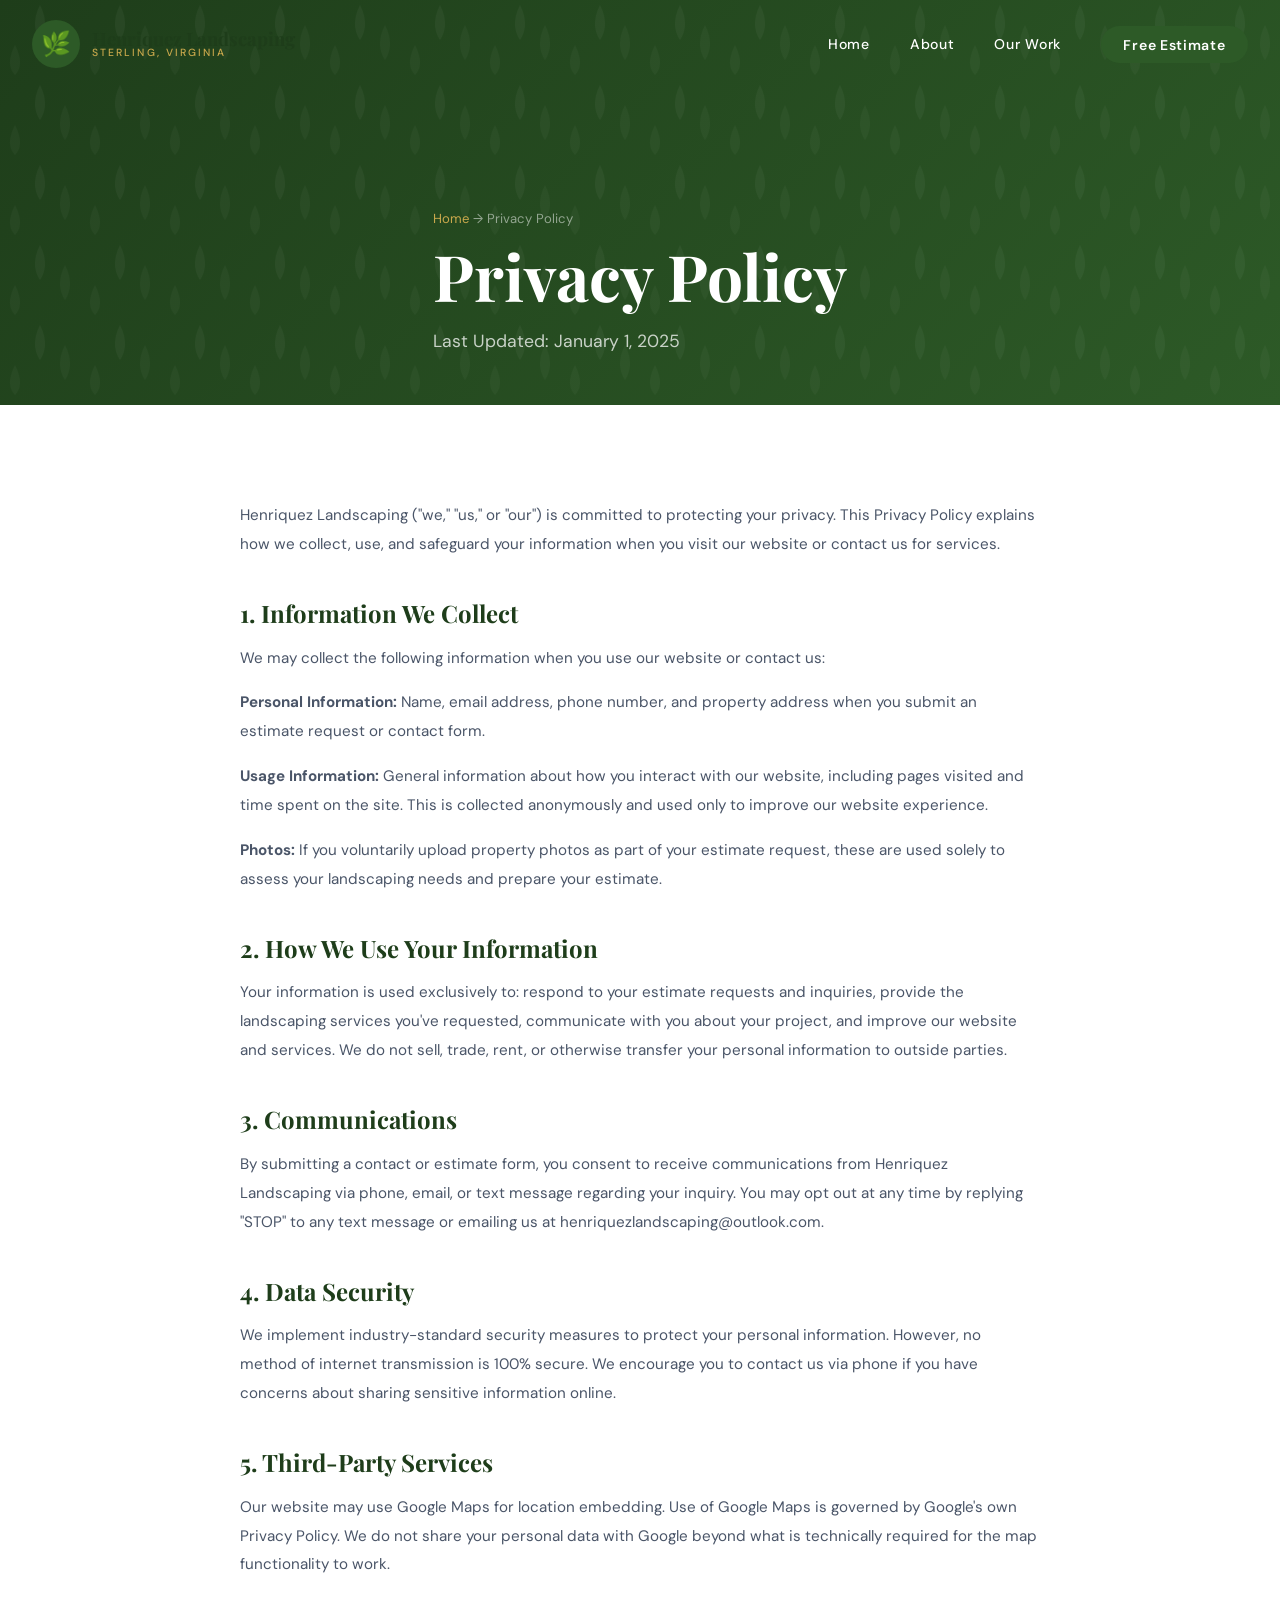
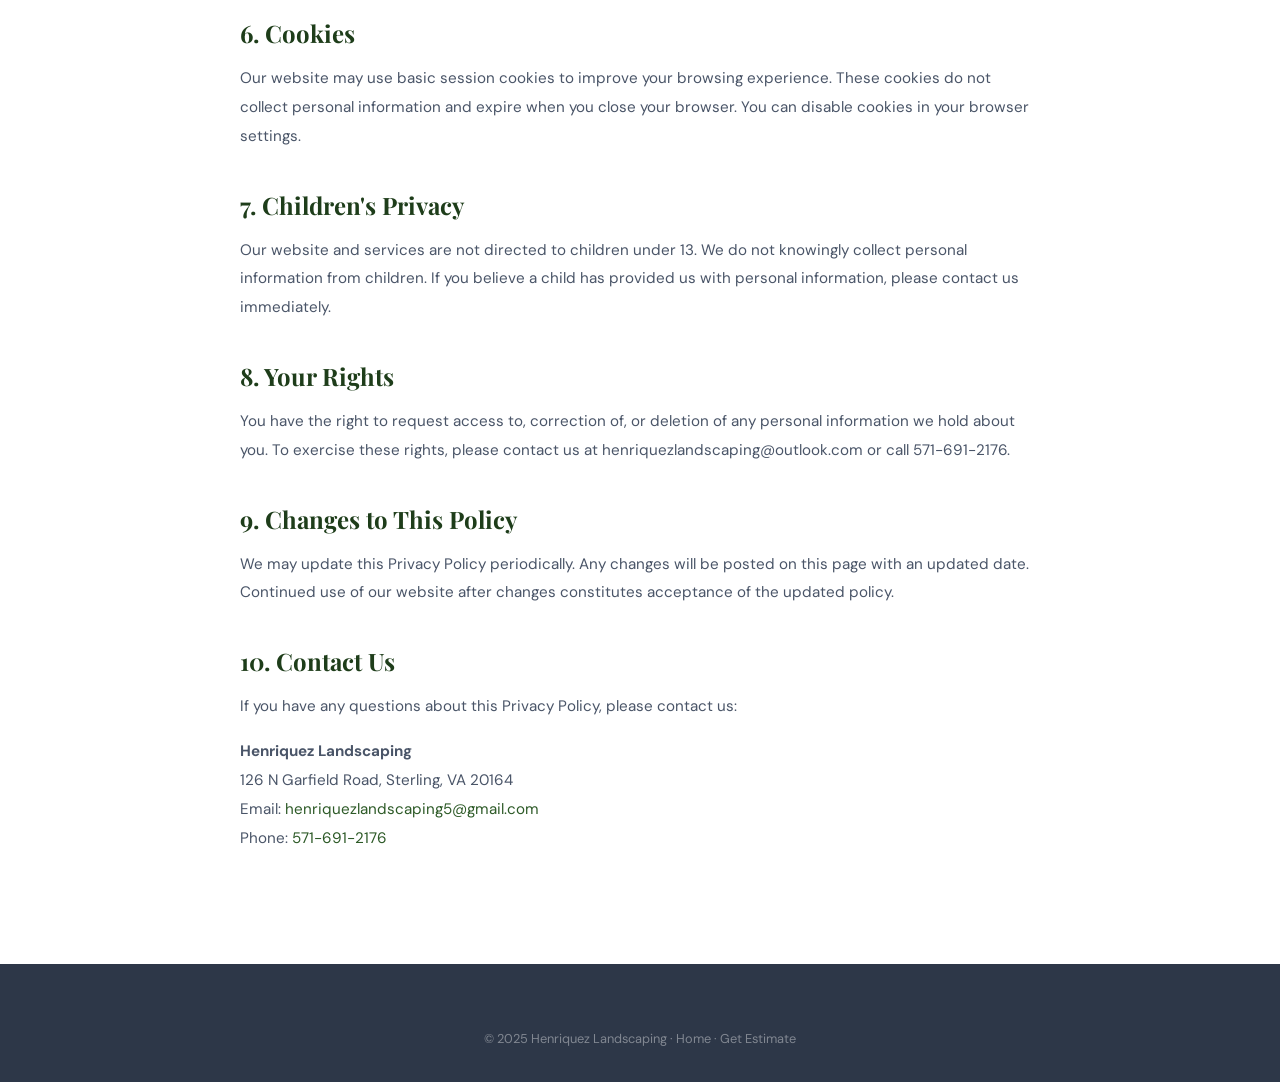
<file: pages/privacy.html>
<!DOCTYPE html>
<html lang="en">
<head>
  <meta charset="UTF-8">
  <meta name="viewport" content="width=device-width, initial-scale=1.0">
  <title>Privacy Policy | Henriquez Landscaping</title>
  <link rel="preconnect" href="https://fonts.googleapis.com">
  <link rel="preconnect" href="https://fonts.gstatic.com" crossorigin>
  <link rel="stylesheet" href="../css/styles.css">
</head>
<body>

<nav id="navbar" class="scrolled">
  <div class="nav-inner">
    <a href="../index.html" class="nav-logo">
      <div class="logo-icon">🌿</div>
      <div class="logo-text">
        <span class="logo-name" style="color:var(--forest-dark);">Henriquez Landscaping</span>
        <span class="logo-tagline">Sterling, Virginia</span>
      </div>
    </a>
    <ul class="nav-links">
      <li><a href="../index.html">Home</a></li>
      <li><a href="about.html">About</a></li>
      <li><a href="work.html">Our Work</a></li>
      <li><a href="estimate.html" class="nav-cta">Free Estimate</a></li>
    </ul>
    <button class="hamburger" aria-label="Menu"><span></span><span></span><span></span></button>
  </div>
</nav>

<div class="page-hero">
  <div class="container">
    <p class="breadcrumb"><a href="../index.html">Home</a> → Privacy Policy</p>
    <h1>Privacy Policy</h1>
    <p>Last Updated: January 1, 2025</p>
  </div>
</div>

<section style="background:white;">
  <div class="container">
    <div class="privacy-content">
      <p>Henriquez Landscaping ("we," "us," or "our") is committed to protecting your privacy. This Privacy Policy explains how we collect, use, and safeguard your information when you visit our website or contact us for services.</p>

      <h2>1. Information We Collect</h2>
      <p>We may collect the following information when you use our website or contact us:</p>
      <p><strong>Personal Information:</strong> Name, email address, phone number, and property address when you submit an estimate request or contact form.</p>
      <p><strong>Usage Information:</strong> General information about how you interact with our website, including pages visited and time spent on the site. This is collected anonymously and used only to improve our website experience.</p>
      <p><strong>Photos:</strong> If you voluntarily upload property photos as part of your estimate request, these are used solely to assess your landscaping needs and prepare your estimate.</p>

      <h2>2. How We Use Your Information</h2>
      <p>Your information is used exclusively to: respond to your estimate requests and inquiries, provide the landscaping services you've requested, communicate with you about your project, and improve our website and services. We do not sell, trade, rent, or otherwise transfer your personal information to outside parties.</p>

      <h2>3. Communications</h2>
      <p>By submitting a contact or estimate form, you consent to receive communications from Henriquez Landscaping via phone, email, or text message regarding your inquiry. You may opt out at any time by replying "STOP" to any text message or emailing us at henriquezlandscaping@outlook.com.</p>

      <h2>4. Data Security</h2>
      <p>We implement industry-standard security measures to protect your personal information. However, no method of internet transmission is 100% secure. We encourage you to contact us via phone if you have concerns about sharing sensitive information online.</p>

      <h2>5. Third-Party Services</h2>
      <p>Our website may use Google Maps for location embedding. Use of Google Maps is governed by Google's own Privacy Policy. We do not share your personal data with Google beyond what is technically required for the map functionality to work.</p>

      <h2>6. Cookies</h2>
      <p>Our website may use basic session cookies to improve your browsing experience. These cookies do not collect personal information and expire when you close your browser. You can disable cookies in your browser settings.</p>

      <h2>7. Children's Privacy</h2>
      <p>Our website and services are not directed to children under 13. We do not knowingly collect personal information from children. If you believe a child has provided us with personal information, please contact us immediately.</p>

      <h2>8. Your Rights</h2>
      <p>You have the right to request access to, correction of, or deletion of any personal information we hold about you. To exercise these rights, please contact us at henriquezlandscaping@outlook.com or call 571-691-2176.</p>

      <h2>9. Changes to This Policy</h2>
      <p>We may update this Privacy Policy periodically. Any changes will be posted on this page with an updated date. Continued use of our website after changes constitutes acceptance of the updated policy.</p>

      <h2>10. Contact Us</h2>
      <p>If you have any questions about this Privacy Policy, please contact us:</p>
      <p>
        <strong>Henriquez Landscaping</strong><br>
        126 N Garfield Road, Sterling, VA 20164<br>
        Email: <a href="mailto:henriquezlandscaping5@gmail.com" style="color:var(--forest);">henriquezlandscaping5@gmail.com</a><br>
        Phone: <a href="tel:+15716912176" style="color:var(--forest);">571-691-2176</a>
      </p>
    </div>
  </div>
</section>

<footer>
  <div class="container">
    <div class="footer-bottom" style="border-top:none;padding-top:0;justify-content:center;">
      <span>© 2025 Henriquez Landscaping · <a href="../index.html">Home</a> · <a href="estimate.html">Get Estimate</a></span>
    </div>
  </div>
</footer>

<script src="../js/main.js"></script>
<script>document.getElementById('stardust-overlay')?.remove();</script>
</body>
</html>
</file>
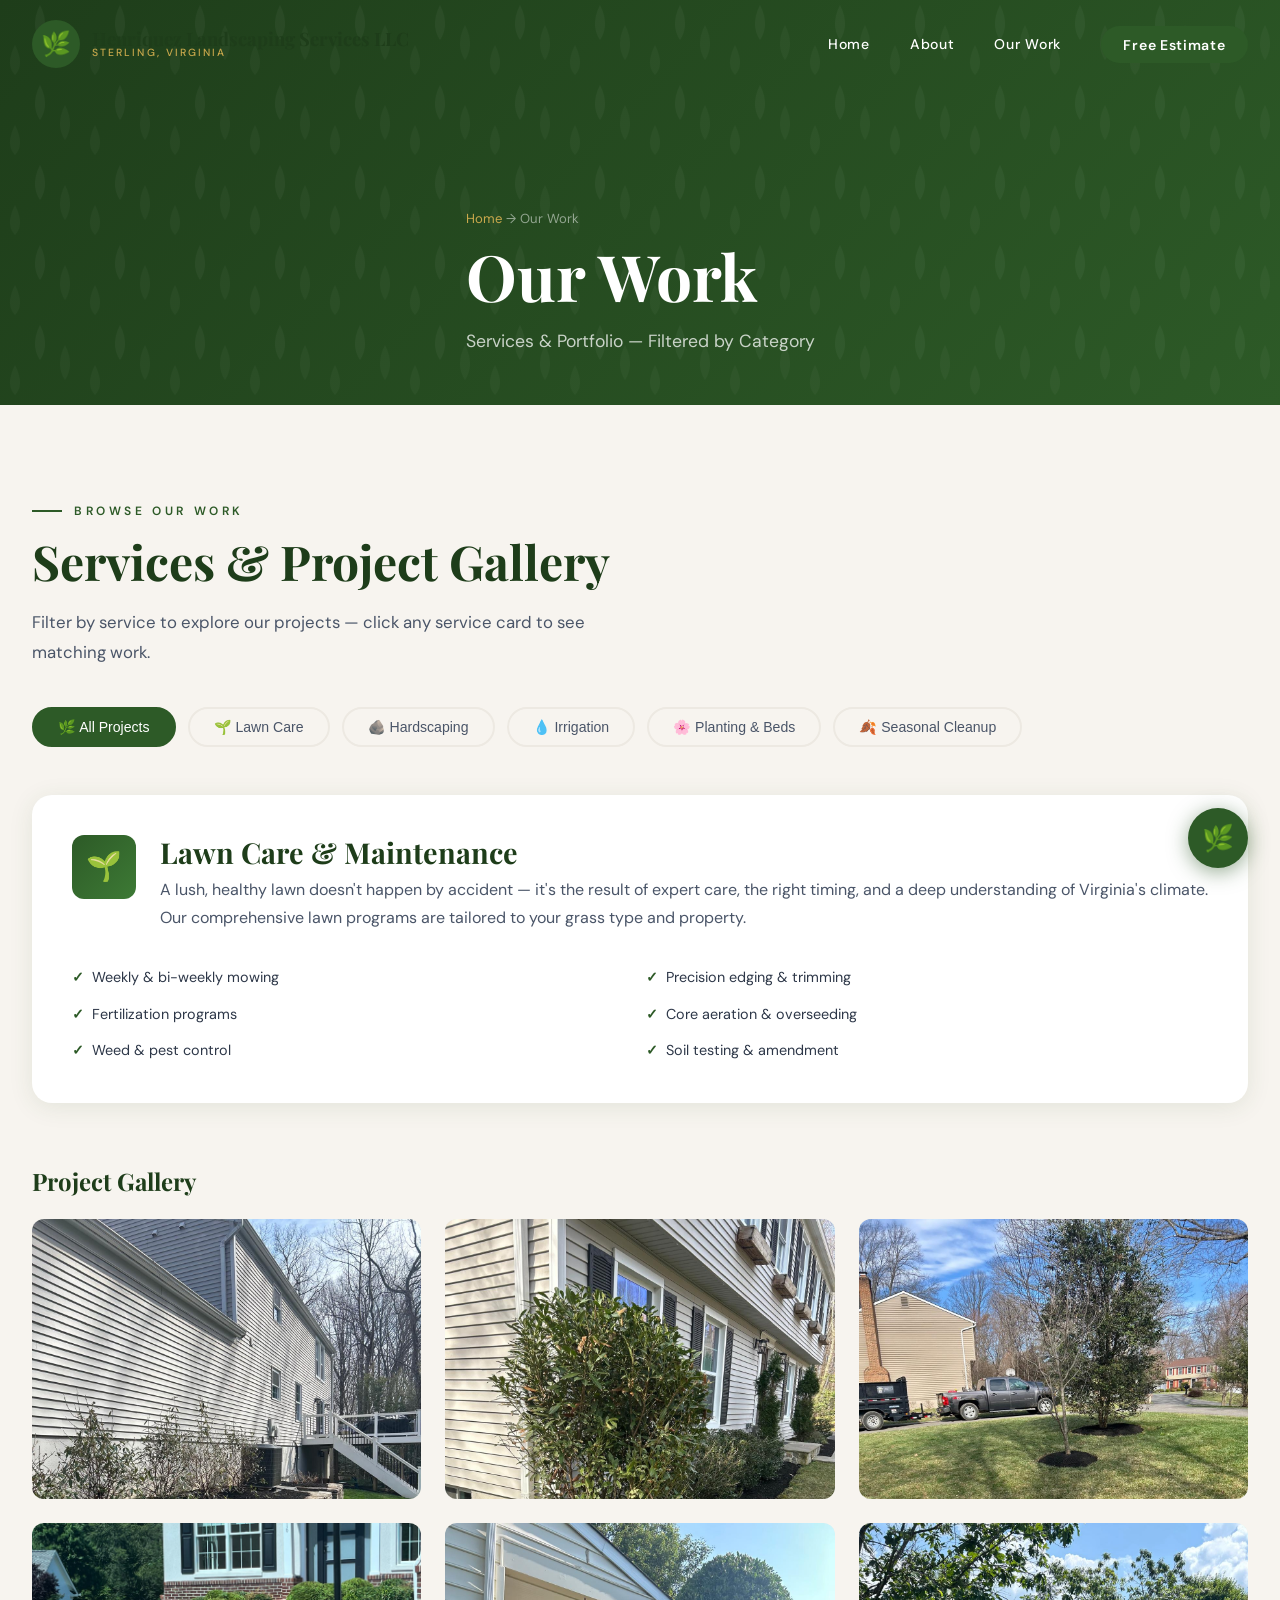
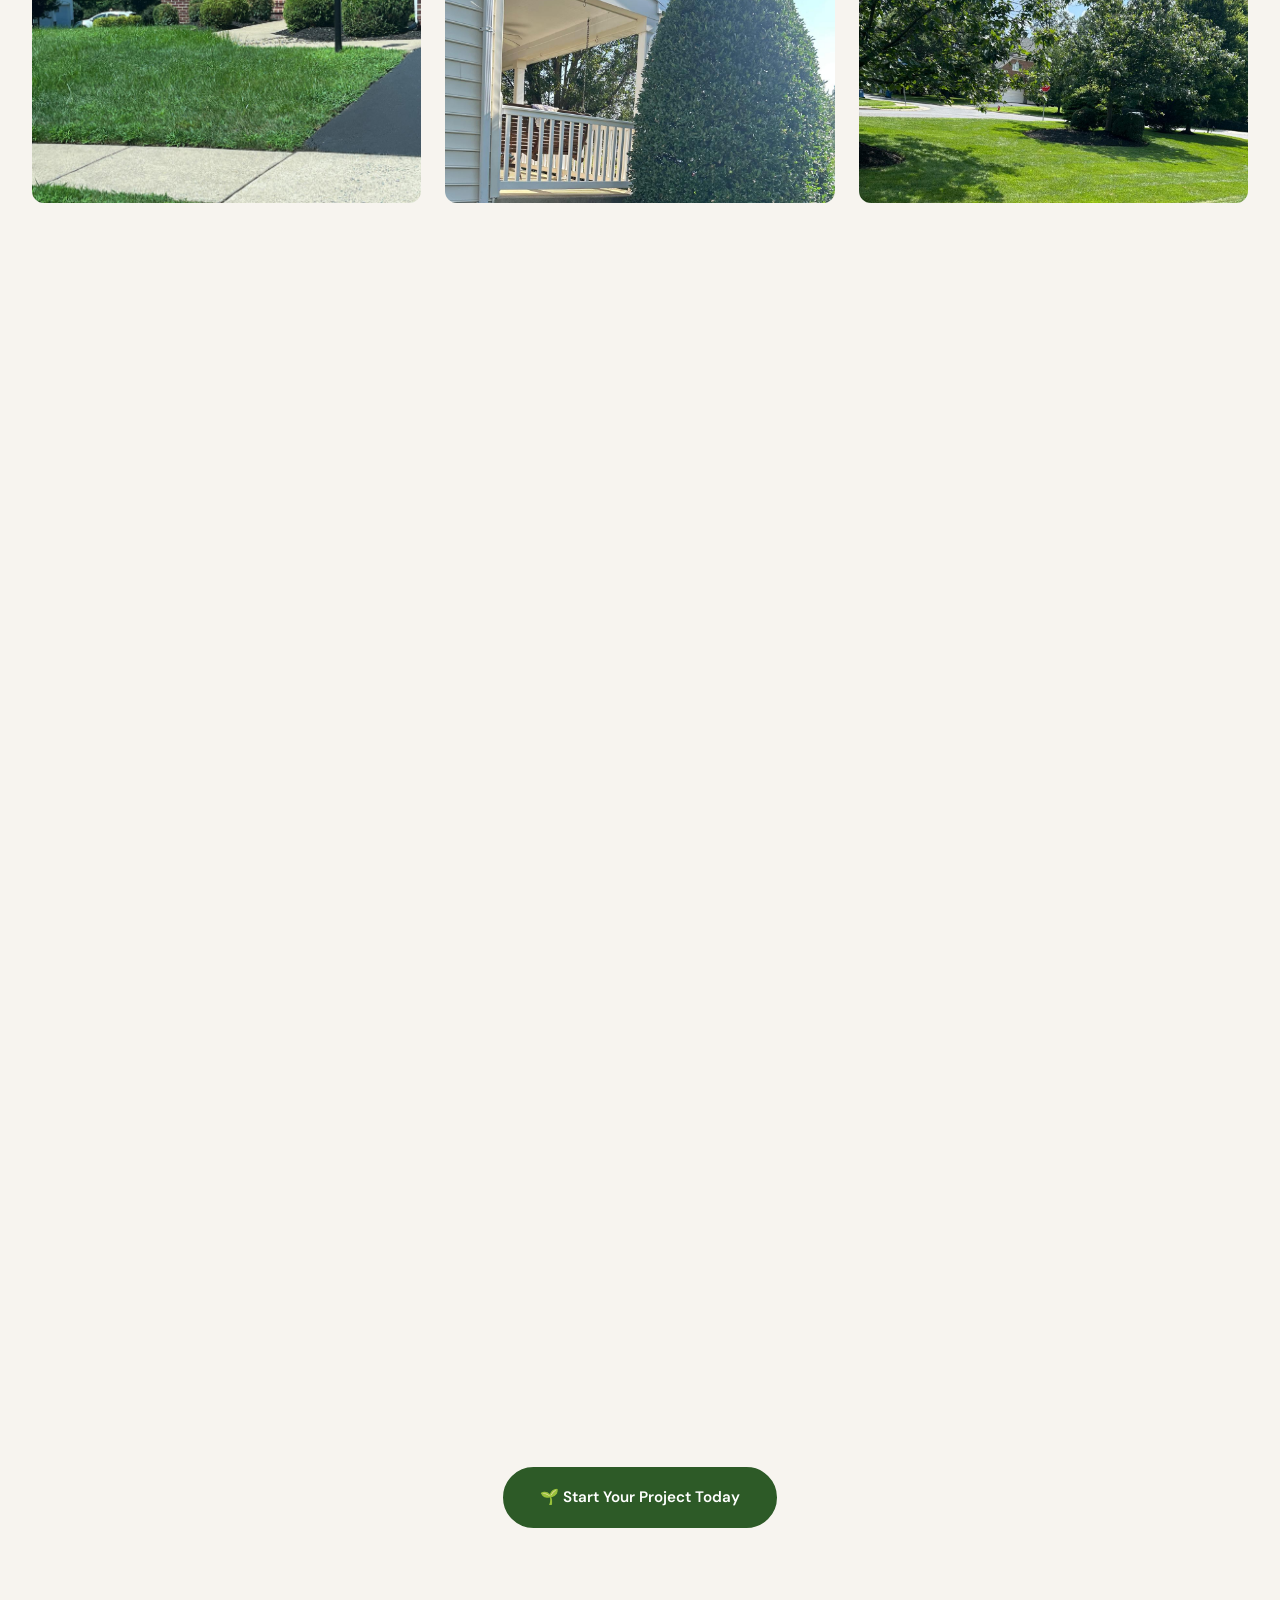
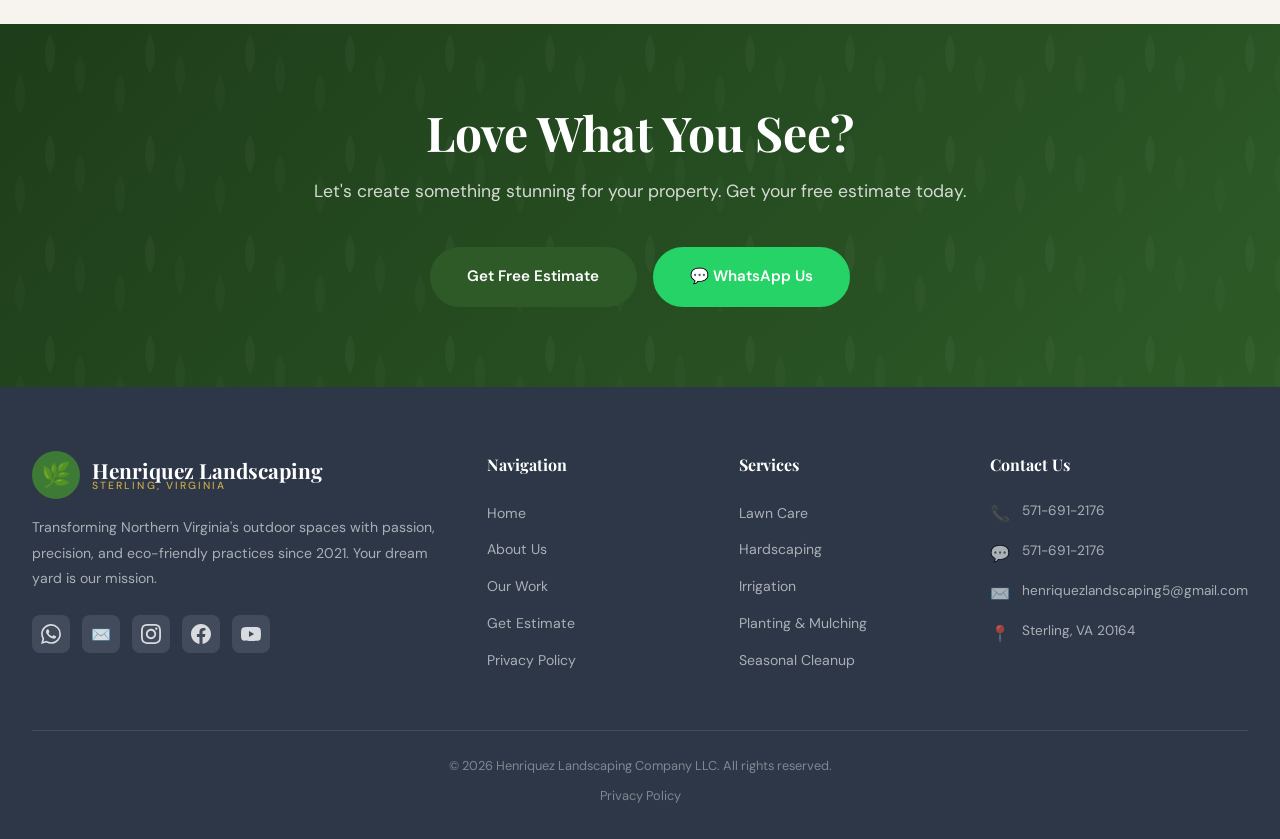
<file: pages/work.html>
<!DOCTYPE html>
<html lang="en">
<head>
  <meta charset="UTF-8">
  <meta name="viewport" content="width=device-width, initial-scale=1.0">
  <title>Our Work | Landscaping Services & Gallery — Henriquez Landscaping Sterling VA</title>
  <meta name="description" content="Browse Henriquez Landscaping's portfolio. Lawn care, hardscaping, and irrigation projects across Sterling, Ashburn, Leesburg, and Northern Virginia.">
  <link rel="preconnect" href="https://fonts.googleapis.com">
  <link rel="preconnect" href="https://fonts.gstatic.com" crossorigin>
  <link rel="stylesheet" href="../css/styles.css">
</head>
<body>

<!-- NAVBAR -->
<nav id="navbar" class="scrolled">
  <div class="nav-inner">
    <a href="../index.html" class="nav-logo">
      <div class="logo-icon">🌿</div>
      <div class="logo-text">
        <span class="logo-name" style="color:var(--forest-dark);">Henriquez Landscaping Services LLC</span>
        <span class="logo-tagline">Sterling, Virginia</span>
      </div>
    </a>
    <ul class="nav-links">
      <li><a href="../index.html">Home</a></li>
      <li><a href="about.html">About</a></li>
      <li><a href="work.html">Our Work</a></li>
      <li><a href="estimate.html" class="nav-cta">Free Estimate</a></li>
    </ul>
    <button class="hamburger" aria-label="Menu">
      <span></span><span></span><span></span>
    </button>
  </div>
</nav>

<!-- PAGE HERO -->
<div class="page-hero">
  <div class="container">
    <p class="breadcrumb"><a href="../index.html">Home</a> → Our Work</p>
    <h1>Our Work</h1>
    <p>Services & Portfolio — Filtered by Category</p>
  </div>
</div>

<!-- SERVICES + GALLERY -->
<section style="background:var(--offwhite);">
  <div class="container">
    <div class="section-label">Browse Our Work</div>
    <h2 class="section-title">Services & Project Gallery</h2>
    <p class="section-subtitle" style="margin-bottom:2.5rem;">Filter by service to explore our projects — click any service card to see matching work.</p>

    <!-- Filter Tabs -->
    <div class="filter-tabs">
      <button class="filter-tab active" data-filter="all">🌿 All Projects</button>
      <button class="filter-tab" data-filter="lawn">🌱 Lawn Care</button>
      <button class="filter-tab" data-filter="hardscaping">🪨 Hardscaping</button>
      <button class="filter-tab" data-filter="irrigation">💧 Irrigation</button>
      <button class="filter-tab" data-filter="planting">🌸 Planting & Beds</button>
      <button class="filter-tab" data-filter="cleanup">🍂 Seasonal Cleanup</button>
    </div>

    <!-- Service Detail Cards -->
    <div id="service-cards">

      <!-- Lawn Care Card -->
      <div class="service-detail-card" data-service="lawn" style="display:block;">
        <div class="service-detail-header">
          <div class="service-detail-icon">🌱</div>
          <div>
            <h3 class="service-detail-title">Lawn Care & Maintenance</h3>
            <p class="service-detail-desc">A lush, healthy lawn doesn't happen by accident — it's the result of expert care, the right timing, and a deep understanding of Virginia's climate. Our comprehensive lawn programs are tailored to your grass type and property.</p>
          </div>
        </div>
        <ul class="service-features-list">
          <li>Weekly & bi-weekly mowing</li>
          <li>Precision edging & trimming</li>
          <li>Fertilization programs</li>
          <li>Core aeration & overseeding</li>
          <li>Weed & pest control</li>
          <li>Soil testing & amendment</li>
        </ul>
      </div>

      <!-- Hardscaping Card -->
      <div class="service-detail-card" data-service="hardscaping" style="display:none;">
        <div class="service-detail-header">
          <div class="service-detail-icon">🪨</div>
          <div>
            <h3 class="service-detail-title">Hardscaping & Design</h3>
            <p class="service-detail-desc">Your outdoor living space should be as beautiful and functional as the inside of your home. We design and build premium hardscapes that stand the test of time and become the centerpiece of your property.</p>
          </div>
        </div>
        <ul class="service-features-list">
          <li>Custom patio design & installation</li>
          <li>Natural stone & paver walkways</li>
          <li>Retaining walls & terracing</li>
          <li>Outdoor fire pits & seating</li>
          <li>Steps, borders & edging</li>
          <li>Drainage solutions</li>
        </ul>
      </div>

      <!-- Irrigation Card -->
      <div class="service-detail-card" data-service="irrigation" style="display:none;">
        <div class="service-detail-header">
          <div class="service-detail-icon">💧</div>
          <div>
            <h3 class="service-detail-title">Smart Irrigation Systems</h3>
            <p class="service-detail-desc">Water smarter, not more. Our irrigation systems deliver the right amount of water to the right places at the right time — keeping your landscape thriving while reducing water waste and utility bills.</p>
          </div>
        </div>
        <ul class="service-features-list">
          <li>Full system design & installation</li>
          <li>Smart controller upgrades</li>
          <li>Drip irrigation for beds</li>
          <li>Spring startup & winterization</li>
          <li>Leak detection & repair</li>
          <li>Water-use optimization</li>
        </ul>
      </div>

      <!-- Planting Card -->
      <div class="service-detail-card" data-service="planting" style="display:none;">
        <div class="service-detail-header">
          <div class="service-detail-icon">🌸</div>
          <div>
            <h3 class="service-detail-title">Planting, Beds & Mulching</h3>
            <p class="service-detail-desc">Native plants, flowering perennials, ornamental shrubs, and seasonal color — we design and install beautiful planting schemes that thrive in Northern Virginia's climate with minimal maintenance.</p>
          </div>
        </div>
        <ul class="service-features-list">
          <li>Native plant selection & installation</li>
          <li>Seasonal color rotations</li>
          <li>Mulch installation & refreshing</li>
          <li>Shrub trimming & shaping</li>
          <li>Tree planting & care</li>
          <li>Bed edging & cleanup</li>
        </ul>
      </div>

      <!-- Cleanup Card -->
      <div class="service-detail-card" data-service="cleanup" style="display:none;">
        <div class="service-detail-header">
          <div class="service-detail-icon">🍂</div>
          <div>
            <h3 class="service-detail-title">Seasonal Cleanup</h3>
            <p class="service-detail-desc">Get your property ready for any season with our thorough cleanup services. From spring awakening to fall leaf removal, we ensure your landscape always looks its best, no matter the time of year.</p>
          </div>
        </div>
        <ul class="service-features-list">
          <li>Spring & fall cleanups</li>
          <li>Leaf removal & disposal</li>
          <li>Debris clearing</li>
          <li>Storm damage cleanup</li>
          <li>Gutter clearing</li>
          <li>Pre-winter prep</li>
        </ul>
      </div>

    </div>

    <!-- Gallery Grid -->
<!-- Gallery Grid -->
<h3 style="font-family:'Playfair Display',serif;color:var(--forest-dark);margin-bottom:1.5rem;font-size:1.5rem;">Project Gallery</h3>
<div class="gallery-grid">

  <div class="gallery-item" data-cat="lawn">
    <div class="gallery-img"><img src="../images/Lawnz1.jpeg" alt="Front Yard Transformation" loading="lazy"></div>
    <div class="gallery-overlay"><div class="gallery-caption">Front Yard Transformation — Sterling, VA</div></div>
  </div>

  <div class="gallery-item" data-cat="hardscaping">
    <div class="gallery-img"><img src="../images/Lawnz2.jpeg" alt="Hardscaping Project" loading="lazy"></div>
    <div class="gallery-overlay"><div class="gallery-caption">Natural Stone Patio — Ashburn, VA</div></div>
  </div>

  <div class="gallery-item" data-cat="lawn">
    <div class="gallery-img"><img src="../images/Lawnz3.jpeg" alt="Lawn Project" loading="lazy"></div>
    <div class="gallery-overlay"><div class="gallery-caption">Lawn Renovation — Herndon, VA</div></div>
  </div>

  <div class="gallery-item" data-cat="planting">
    <div class="gallery-img"><img src="../images/Lawnz4.jpeg" alt="Planting Project" loading="lazy"></div>
    <div class="gallery-overlay"><div class="gallery-caption">Native Perennial Bed — Great Falls, VA</div></div>
  </div>

  <div class="gallery-item" data-cat="lawn">
    <div class="gallery-img"><img src="../images/Lawnz5.jpeg" alt="Lawn Project" loading="lazy"></div>
    <div class="gallery-overlay"><div class="gallery-caption">Lawn Renovation — Leesburg, VA</div></div>
  </div>

  <div class="gallery-item" data-cat="hardscaping">
    <div class="gallery-img"><img src="../images/Lawnz6.jpeg" alt="Paver Walkway" loading="lazy"></div>
    <div class="gallery-overlay"><div class="gallery-caption">Paver Walkway — Reston, VA</div></div>
  </div>

  <div class="gallery-item" data-cat="cleanup">
    <div class="gallery-img"><img src="../images/Lawnz7.jpeg" alt="Lawn care" loading="lazy"></div>
    <div class="gallery-overlay"><div class="gallery-caption">Fall Cleanup & Mulching — McLean, VA</div></div>
  </div>

  <div class="gallery-item" data-cat="hardscaping">
    <div class="gallery-img"><img src="../images/Lawnz8.jpeg" alt="Lawn Project" loading="lazy"></div>
    <div class="gallery-overlay"><div class="gallery-caption">Outdoor Fire Pit — Centreville, VA</div></div>
  </div>

  <div class="gallery-item" data-cat="planting">
    <div class="gallery-img"><img src="../images/Lawnz9.jpeg" alt="Irrigation System" loading="lazy"></div>
    <div class="gallery-overlay"><div class="gallery-caption">Full Zone Irrigation — Sterling, VA</div></div>
  </div>

  <div class="gallery-item" data-cat="lawn">
    <div class="gallery-img"><img src="../images/Lawnz10.jpeg" alt="Commercial Lawn Care" loading="lazy"></div>
    <div class="gallery-overlay"><div class="gallery-caption">Commercial Lawn Care — Dulles, VA</div></div>
  </div>

  <div class="gallery-item" data-cat="planting">
    <div class="gallery-img"><img src="../images/Lawnz11.jpeg" alt="Tree and Shrub Planting" loading="lazy"></div>
    <div class="gallery-overlay"><div class="gallery-caption">Tree & Shrub Planting — Chantilly, VA</div></div>
  </div>

  <div class="gallery-item" data-cat="hardscaping">
    <div class="gallery-img"><img src="../images/Lawnz12.jpeg" alt="Retaining Wall" loading="lazy"></div>
    <div class="gallery-overlay"><div class="gallery-caption">Retaining Wall — Manassas, VA</div></div>
  </div>

  <div class="gallery-item" data-cat="lawn">
    <div class="gallery-img"><img src="../images/Lawnz13.jpeg" alt="Backyard Makeover" loading="lazy"></div>
    <div class="gallery-overlay"><div class="gallery-caption">Backyard Makeover — Fairfax, VA</div></div>
  </div>

  <div class="gallery-item" data-cat="planting">
    <div class="gallery-img"><img src="../images/Lawnz14.jpeg" alt="Garden Bed Installation" loading="lazy"></div>
    <div class="gallery-overlay"><div class="gallery-caption">Garden Bed Installation — Vienna, VA</div></div>
  </div>

  <div class="gallery-item" data-cat="irrigation">
    <div class="gallery-img"><img src="../images/irri.jpg" alt="Garden Bed Installation" loading="lazy"></div>
    <div class="gallery-overlay"><div class="gallery-caption">Garden Bed Installation — Vienna, VA</div></div>
  </div>

  <div class="gallery-item" data-cat="irrigation">
    <div class="gallery-img"><img src="../images/irri1.jpg" alt="Garden Bed Installation" loading="lazy"></div>
    <div class="gallery-overlay"><div class="gallery-caption">Garden Bed Installation — Vienna, VA</div></div>
  </div>

  <div class="gallery-item" data-cat="irrigation">
    <div class="gallery-img"><img src="../images/irri3.jpg" alt="Garden Bed Installation" loading="lazy"></div>
    <div class="gallery-overlay"><div class="gallery-caption">Garden Bed Installation — Vienna, VA</div></div>
  </div>

</div>

    <div style="text-align:center;margin-top:3rem;">
      <a href="estimate.html" class="btn-primary">🌱 Start Your Project Today</a>
    </div>
  </div>
</section>

<!-- CTA -->
<div class="cta-banner">
  <div class="container">
    <h2>Love What You See?</h2>
    <p>Let's create something stunning for your property. Get your free estimate today.</p>
    <div class="hero-buttons" style="justify-content:center;">
      <a href="estimate.html" class="btn-primary">Get Free Estimate</a>
      <a href="https://wa.me/15716912176" target="_blank" class="btn-whatsapp">💬 WhatsApp Us</a>
    </div>
  </div>
</div>

<!-- ============ FOOTER ============ -->
<footer>
  <div class="container">
    <div class="footer-grid">
      <div class="footer-brand">
        <div class="nav-logo" style="margin-bottom:0.75rem;">
          <div class="logo-icon" style="background:var(--forest-light);">🌿</div>
          <div class="logo-text">
            <span class="logo-name">Henriquez Landscaping</span>
            <span class="logo-tagline">Sterling, Virginia</span>
          </div>
        </div>
        <p class="footer-desc">Transforming Northern Virginia's outdoor spaces with passion, precision, and eco-friendly practices since 2021. Your dream yard is our mission.</p>
        <div class="footer-socials">
          <a href="https://wa.me/15716912176" target="_blank" class="social-btn" title="WhatsApp">
  <svg xmlns="http://www.w3.org/2000/svg" width="20" height="20" viewBox="0 0 24 24" fill="currentColor">
    <path d="M17.472 14.382c-.297-.149-1.758-.867-2.03-.967-.273-.099-.471-.148-.67.15-.197.297-.767.966-.94 1.164-.173.199-.347.223-.644.075-.297-.15-1.255-.463-2.39-1.475-.883-.788-1.48-1.761-1.653-2.059-.173-.297-.018-.458.13-.606.134-.133.298-.347.446-.52.149-.174.198-.298.298-.497.099-.198.05-.371-.025-.52-.075-.149-.669-1.612-.916-2.207-.242-.579-.487-.5-.669-.51-.173-.008-.371-.01-.57-.01-.198 0-.52.074-.792.372-.272.297-1.04 1.016-1.04 2.479 0 1.462 1.065 2.875 1.213 3.074.149.198 2.096 3.2 5.077 4.487.709.306 1.262.489 1.694.625.712.227 1.36.195 1.871.118.571-.085 1.758-.719 2.006-1.413.248-.694.248-1.289.173-1.413-.074-.124-.272-.198-.57-.347m-5.421 7.403h-.004a9.87 9.87 0 0 1-5.031-1.378l-.361-.214-3.741.982.998-3.648-.235-.374a9.86 9.86 0 0 1-1.51-5.26c.001-5.45 4.436-9.884 9.888-9.884 2.64 0 5.122 1.03 6.988 2.898a9.825 9.825 0 0 1 2.893 6.994c-.003 5.45-4.437 9.884-9.885 9.884m8.413-18.297A11.815 11.815 0 0 0 12.05 0C5.495 0 .16 5.335.157 11.892c0 2.096.547 4.142 1.588 5.945L.057 24l6.305-1.654a11.882 11.882 0 0 0 5.683 1.448h.005c6.554 0 11.89-5.335 11.893-11.893a11.821 11.821 0 0 0-3.48-8.413Z"/>
  </svg>
</a>
          <a href="mailto:henriquezlandscaping5@gmail.com" class="social-btn" title="Email">✉️</a>
          <a href="https://www.instagram.com/henriquezlandscaping/?hl=en" target="_blank" class="social-btn" title="Instagram">
            <svg xmlns="http://www.w3.org/2000/svg" width="20" height="20" viewBox="0 0 24 24" fill="currentColor">
              <path d="M12 2.163c3.204 0 3.584.012 4.85.07 3.252.148 4.771 1.691 4.919 4.919.058 1.265.069 1.645.069 4.849 0 3.205-.012 3.584-.069 4.849-.149 3.225-1.664 4.771-4.919 4.919-1.266.058-1.644.07-4.85.07-3.204 0-3.584-.012-4.849-.07-3.26-.149-4.771-1.699-4.919-4.92-.058-1.265-.07-1.644-.07-4.849 0-3.204.013-3.583.07-4.849.149-3.227 1.664-4.771 4.919-4.919 1.266-.057 1.645-.069 4.849-.069zm0-2.163c-3.259 0-3.667.014-4.947.072-4.358.2-6.78 2.618-6.98 6.98-.059 1.281-.073 1.689-.073 4.948 0 3.259.014 3.668.072 4.948.2 4.358 2.618 6.78 6.98 6.98 1.281.058 1.689.072 4.948.072 3.259 0 3.668-.014 4.948-.072 4.354-.2 6.782-2.618 6.979-6.98.059-1.28.073-1.689.073-4.948 0-3.259-.014-3.667-.072-4.947-.196-4.354-2.617-6.78-6.979-6.98-1.281-.059-1.69-.073-4.949-.073zm0 5.838c-3.403 0-6.162 2.759-6.162 6.162s2.759 6.163 6.162 6.163 6.162-2.759 6.162-6.163c0-3.403-2.759-6.162-6.162-6.162zm0 10.162c-2.209 0-4-1.79-4-4 0-2.209 1.791-4 4-4s4 1.791 4 4c0 2.21-1.791 4-4 4zm6.406-11.845c-.796 0-1.441.645-1.441 1.44s.645 1.44 1.441 1.44c.795 0 1.439-.645 1.439-1.44s-.644-1.44-1.439-1.44z"/>
            </svg>
          </a>
          <a href="https://www.facebook.com/profile.php?id=61583668606097" target="_blank" class="social-btn" title="Facebook">
            <svg xmlns="http://www.w3.org/2000/svg" width="20" height="20" viewBox="0 0 24 24" fill="currentColor">
              <path d="M24 12.073c0-6.627-5.373-12-12-12s-12 5.373-12 12c0 5.99 4.388 10.954 10.125 11.854v-8.385H7.078v-3.47h3.047V9.43c0-3.007 1.792-4.669 4.533-4.669 1.312 0 2.686.235 2.686.235v2.953H15.83c-1.491 0-1.956.925-1.956 1.874v2.25h3.328l-.532 3.47h-2.796v8.385C19.612 23.027 24 18.062 24 12.073z"/>
            </svg>
          </a>
          <a href="https://www.youtube.com/@HenriquezLandscaping" target="_blank" class="social-btn" title="YouTube">
            <svg xmlns="http://www.w3.org/2000/svg" width="20" height="20" viewBox="0 0 24 24" fill="currentColor">
              <path d="M23.498 6.186a3.016 3.016 0 0 0-2.122-2.136C19.505 3.545 12 3.545 12 3.545s-7.505 0-9.377.505A3.017 3.017 0 0 0 .502 6.186C0 8.07 0 12 0 12s0 3.93.502 5.814a3.016 3.016 0 0 0 2.122 2.136c1.871.505 9.376.505 9.376.505s7.505 0 9.377-.505a3.015 3.015 0 0 0 2.122-2.136C24 15.93 24 12 24 12s0-3.93-.502-5.814zM9.545 15.568V8.432L15.818 12l-6.273 3.568z"/>
            </svg>
          </a>
        </div>
      </div>
      <div class="footer-col">
        <h4>Navigation</h4>
        <ul class="footer-links">
          <li><a href="index.html">Home</a></li>
          <li><a href="pages/about.html">About Us</a></li>
          <li><a href="pages/work.html">Our Work</a></li>
          <li><a href="pages/estimate.html">Get Estimate</a></li>
          <li><a href="pages/privacy.html">Privacy Policy</a></li>
        </ul>
      </div>
      <div class="footer-col">
        <h4>Services</h4>
        <ul class="footer-links">
          <li><a href="pages/work.html?cat=lawn">Lawn Care</a></li>
          <li><a href="pages/work.html?cat=hardscaping">Hardscaping</a></li>
          <li><a href="pages/work.html?cat=irrigation">Irrigation</a></li>
          <li><a href="pages/work.html?cat=planting">Planting & Mulching</a></li>
          <li><a href="pages/work.html?cat=cleanup">Seasonal Cleanup</a></li>
        </ul>
      </div>
      <div class="footer-col">
        <h4>Contact Us</h4>
        <div class="footer-contact-item"><span>📞</span><span><a href="tel:+15716912176" style="color:inherit;">571-691-2176</a></span></div>
        <div class="footer-contact-item"><span>💬</span><span><a href="https://wa.me/15716912176" target="_blank" style="color:inherit;">571-691-2176</a></span></div>
        <div class="footer-contact-item"><span>✉️</span><span><a href="mailto:henriquezlandscaping5@gmail.com" style="color:inherit;">henriquezlandscaping5@gmail.com</a></span></div>
        <div class="footer-contact-item"><span>📍</span><span>Sterling, VA 20164</span></div>
      </div>
    </div>
    <div class="footer-bottom" style="text-align:center; justify-content:center; flex-direction:column; gap:0.5rem;">
      <span>© 2026 Henriquez Landscaping Company LLC. All rights reserved.</span>
      <a href="pages/privacy.html">Privacy Policy</a>
    </div>
  </div>
</footer>

<!-- CHAT WIDGET -->
<div class="chat-widget">
  <div class="chat-panel">
    <div class="chat-header">
      <div class="chat-header-avatar">🌿</div>
      <div>
        <div class="chat-header-name">Henriquez Landscaping Services LLC — Garden Assistant</div>
        <div class="chat-header-status">✅ Online · Usually replies instantly</div>
      </div>
      <button class="chat-close" aria-label="Close chat">✕</button>
    </div>
    <div class="chat-messages">
      <div class="chat-msg bot">Hi! 🌿 Interested in one of our services? Ask me anything or <a href="estimate.html">get a free estimate</a>!</div>
    </div>
    <div class="chat-input-row">
      <input class="chat-input" type="text" placeholder="Ask Flora anything…" autocomplete="off">
      <button class="chat-send" aria-label="Send">➤</button>
    </div>
  </div>
  <button class="chat-bubble" aria-label="Open chat">🌿</button>
</div>

<script src="../js/main.js"></script>
<script>
  // No stardust on inner pages
  document.getElementById('stardust-overlay')?.remove();

  // Show correct service card based on filter
  const filterTabs = document.querySelectorAll('.filter-tab');
  const serviceCards = document.querySelectorAll('#service-cards .service-detail-card');

  filterTabs.forEach(tab => {
    tab.addEventListener('click', () => {
      const filter = tab.dataset.filter;
      serviceCards.forEach(card => {
        if (filter === 'all' || card.dataset.service === filter) {
          card.style.display = 'block';
        } else {
          card.style.display = 'none';
        }
      });
    });
  });

  // Handle URL param
  const urlParams = new URLSearchParams(window.location.search);
  const cat = urlParams.get('cat');
  if (cat) {
    const matchTab = document.querySelector(`.filter-tab[data-filter="${cat}"]`);
    if (matchTab) {
      matchTab.click();
      document.querySelectorAll('.filter-tab').forEach(t => t.classList.remove('active'));
      matchTab.classList.add('active');
    }
  }
</script>
</body>
</html>
</file>
<file: css/styles.css>
/* ============================================
   HENRIQUEZ LANDSCAPING - Main Stylesheet
   Modern Organic Design System
   ============================================ */

@import url('https://fonts.googleapis.com/css2?family=Playfair+Display:ital,wght@0,400;0,600;0,700;1,400&family=DM+Sans:wght@300;400;500;600&display=swap');

:root {
  --forest: #2D5A27;
  --forest-light: #3d7a35;
  --forest-dark: #1e3d1a;
  --forest-muted: #4a7c43;
  --slate: #4A5568;
  --slate-light: #718096;
  --slate-dark: #2D3748;
  --offwhite: #F7F4EF;
  --offwhite-dark: #EDE9E2;
  --warm-white: #FDFCFA;
  --gold: #C9A84C;
  --gold-light: #e8c96a;
  --text-dark: #1a1a1a;
  --text-mid: #3d3d3d;
  --shadow-soft: 0 4px 24px rgba(45,90,39,0.10);
  --shadow-strong: 0 8px 40px rgba(0,0,0,0.18);
  --radius: 12px;
  --radius-lg: 20px;
  --transition: all 0.35s cubic-bezier(0.4, 0, 0.2, 1);
}

* { margin: 0; padding: 0; box-sizing: border-box; }

html { scroll-behavior: smooth; font-size: 16px; }

body {
  font-family: 'DM Sans', sans-serif;
  background: var(--warm-white);
  color: var(--text-dark);
  line-height: 1.7;
  overflow-x: hidden;
}

h1, h2, h3 { font-family: 'Playfair Display', serif; line-height: 1.2; }

a { text-decoration: none; color: inherit; }

img { max-width: 100%; display: block; }

/* ============================================
   STARDUST INTRO ANIMATION
   ============================================ */

#stardust-overlay {
  position: fixed;
  inset: 0;
  background: var(--forest-dark);
  z-index: 99999;
  display: flex;
  align-items: center;
  justify-content: center;
  flex-direction: column;
  animation: overlayFade 0.6s ease 4.4s forwards;
  pointer-events: all;
}

.stardust-text {
  font-family: 'Playfair Display', serif;
  font-size: clamp(1.8rem, 5vw, 3.5rem);
  color: var(--offwhite);
  letter-spacing: 0.08em;
  text-align: center;
  padding: 0 1rem;
  position: relative;
  z-index: 2;
  animation: textReveal 0.8s ease 0.4s both, textFade 0.8s ease 3.8s forwards;
}

.stardust-subtitle {
  font-family: 'DM Sans', sans-serif;
  font-size: clamp(0.75rem, 2vw, 1rem);
  color: var(--gold);
  letter-spacing: 0.3em;
  text-transform: uppercase;
  margin-top: 0.75rem;
  animation: textReveal 0.8s ease 0.7s both, textFade 0.8s ease 3.8s forwards;
}

#stardust-canvas {
  position: absolute;
  inset: 0;
  width: 100%;
  height: 100%;
}

@keyframes overlayFade { to { opacity: 0; pointer-events: none; } }
@keyframes textReveal { from { opacity: 0; transform: translateY(20px); } to { opacity: 1; transform: none; } }
@keyframes textFade { to { opacity: 0; transform: translateY(-10px); } }

/* ============================================
  /* ============================================
   NAVIGATION
   ============================================ */

/* ============================================
   NAVIGATION
   ============================================ */

#navbar {
  position: fixed;
  top: 0;
  left: 0;
  right: 0;
  z-index: 1000;
  padding: 1.25rem 0;
  transition: var(--transition);
  background: transparent;
}

#navbar.scrolled {
  background: rgba(255, 255, 255, 0.98);
  backdrop-filter: blur(12px);
  -webkit-backdrop-filter: blur(12px);
  box-shadow: 0 1px 30px rgba(45,90,39,0.12);
  padding: 0.85rem 0;
}

.nav-inner {
  max-width: 1280px;
  margin: 0 auto;
  padding: 0 2rem;
  display: flex;
  align-items: center;
  justify-content: space-between;
  position: relative;
}

.nav-logo {
  display: flex;
  align-items: center;
  gap: 0.75rem;
  text-decoration: none;
}

.logo-icon {
  width: 48px;
  height: 48px;
  background: var(--forest);
  border-radius: 50%;
  display: flex;
  align-items: center;
  justify-content: center;
  font-size: 1.5rem;
  flex-shrink: 0;
  transition: var(--transition);
}

.logo-icon:hover { transform: rotate(-10deg) scale(1.08); }

.logo-text {
  display: flex;
  flex-direction: column;
  line-height: 1;
}

.logo-name {
  font-family: 'Playfair Display', serif;
  font-size: 1.15rem;
  font-weight: 700;
  color: white;
  transition: var(--transition);
}

#navbar.scrolled .logo-name { color: var(--forest-dark); }
/* Fixed: Keep logo white on mobile when green menu is open */
#navbar.menu-open .logo-name { color: white !important; }

.logo-tagline {
  font-size: 0.65rem;
  letter-spacing: 0.2em;
  text-transform: uppercase;
  color: var(--gold);
  font-weight: 500;
}

/* ── Desktop links ── */
.nav-links {
  display: flex;
  align-items: center;
  gap: 2.5rem;
  list-style: none;
}

.nav-links a {
  font-size: 0.88rem;
  font-weight: 500;
  letter-spacing: 0.05em;
  color: white;
  position: relative;
  transition: var(--transition);
  text-decoration: none;
}

#navbar.scrolled .nav-links a { color: var(--slate-dark); }

.nav-links a::after {
  content: '';
  position: absolute;
  bottom: -3px;
  left: 0;
  width: 0;
  height: 1.5px;
  background: var(--forest);
  transition: width 0.3s ease;
}

.nav-links a:hover::after { width: 100%; }

.nav-cta {
  background: var(--forest);
  color: white !important;
  padding: 0.6rem 1.4rem;
  border-radius: 50px;
  font-weight: 600 !important;
  transition: var(--transition) !important;
}

.nav-cta:hover {
  background: var(--forest-light) !important;
  transform: translateY(-1px);
}

.nav-cta::after { display: none !important; }

/* ── Hamburger ── */
.hamburger {
  display: none;
  flex-direction: column;
  gap: 5px;
  cursor: pointer;
  padding: 5px;
  background: none;
  border: none;
}

.hamburger span {
  display: block;
  width: 24px;
  height: 2px;
  background: white;
  transition: var(--transition);
  border-radius: 2px;
}

#navbar.scrolled .hamburger span  { background: var(--forest-dark); }
/* Fixed: Burger stays white when mobile menu is green */
#navbar.menu-open .hamburger span { background: white !important; }

/* ============================================
   MOBILE NAV (ONLY GREEN ON MOBILE)
   ============================================ */

@media (max-width: 768px) {
  .hamburger {
    display: flex;
  }

  /* Fixed: Full screen green background for mobile links */
  .nav-links {
    display: none;
    position: fixed; /* Fixed prevents transparency gaps */
    top: 0;
    left: 0;
    right: 0;
    bottom: 0;
    height: 100vh;
    background: var(--warm-white) !important; /* Mobile menu goes green */
    flex-direction: column;
    justify-content: center; /* Centers links vertically */
    align-items: center;
    gap: 1.5rem;
    padding: 0;
    z-index: -1; /* Sits behind the logo bar */
  }

  .nav-links.open {
    display: flex;
  }

  /* Fixed: Home link visibility and styling */
  .nav-links li {
    width: 100%;
    text-align: center;
    border: none;
  }

  .nav-links a {
    display: inline-block;
    padding: 1rem 2rem;
    color: white !important; /* White text on green */
    font-size: 1.4rem; /* Larger for mobile */
    background: transparent !important;
  }

  .nav-links a:hover {
    color: var(--gold) !important;
  }

  .nav-links a::after { display: none !important; }

  .nav-cta {
    margin: 1rem 0 0 0 !important;
    background: white !important; /* Button contrast on green */
    color: var(--forest) !important;
    width: 200px !important;
  }

  /* Hamburger → X */
  .hamburger.open span:nth-child(1) { transform: translateY(7px) rotate(45deg); }
  .hamburger.open span:nth-child(2) { opacity: 0; }
  .hamburger.open span:nth-child(3) { transform: translateY(-7px) rotate(-45deg); }
}

/* ── Navbar bar background color when open ── */
#navbar.menu-open {
  background: var(--forest) !important; /* Matches the mobile menu */
  box-shadow: none;
}
/* ============================================
   HERO SECTION
   ============================================ */

.hero {
  height: 100vh;
  min-height: 600px;
  position: relative;
  overflow: hidden;
  display: flex;
  align-items: center;
}

.hero-carousel {
  position: absolute;
  inset: 0;
}

.hero-slide {
  position: absolute;
  inset: 0;
  opacity: 0;
  transition: opacity 1.2s ease;
  background-size: cover;
  background-position: center;
}

.hero-slide.active { opacity: 1; }

.hero-slide-1 { background: linear-gradient(135deg, #1a3d15 0%, #2D5A27 40%, #3d7a35 100%); }
.hero-slide-2 { background: linear-gradient(135deg, #1e2d1a 0%, #2a4f22 50%, #4a7c43 100%); }
.hero-slide-3 { background: linear-gradient(135deg, #0f2a0c 0%, #1e3d1a 50%, #2D5A27 100%); }

.hero-slide::before {
  content: '';
  position: absolute;
  inset: 0;
  background: 
    radial-gradient(ellipse at 20% 50%, rgba(45,90,39,0.3) 0%, transparent 60%),
    radial-gradient(ellipse at 80% 20%, rgba(201,168,76,0.1) 0%, transparent 50%);
}

/* SVG nature patterns on slides */
.hero-slide::after {
  content: '';
  position: absolute;
  inset: 0;
  background-image: url("data:image/svg+xml,%3Csvg xmlns='http://www.w3.org/2000/svg' width='60' height='60' viewBox='0 0 60 60'%3E%3Cpath d='M30 5 Q35 15 30 25 Q25 15 30 5Z' fill='rgba(255,255,255,0.03)'/%3E%3Cpath d='M10 35 Q15 45 10 55 Q5 45 10 35Z' fill='rgba(255,255,255,0.02)'/%3E%3Cpath d='M50 20 Q55 30 50 40 Q45 30 50 20Z' fill='rgba(255,255,255,0.02)'/%3E%3C/svg%3E");
  opacity: 0.5;
}

.hero-overlay {
  position: absolute;
  inset: 0;
  background: linear-gradient(to bottom, rgba(0,0,0,0.3) 0%, rgba(0,0,0,0.1) 50%, rgba(0,0,0,0.5) 100%);
}

.hero-content {
  position: relative;
  z-index: 2;
  max-width: 1280px;
  margin: 0 auto;
  padding: 0 2rem;
  width: 100%;
}

.hero-badge {
  display: inline-flex;
  align-items: center;
  gap: 0.5rem;
  background: rgba(201,168,76,0.2);
  border: 1px solid rgba(201,168,76,0.4);
  padding: 0.4rem 1rem;
  border-radius: 50px;
  font-size: 0.78rem;
  letter-spacing: 0.15em;
  text-transform: uppercase;
  color: var(--gold-light);
  margin-bottom: 1.5rem;
  animation: fadeInUp 0.8s ease 5.2s both;
}

.hero-title {
  font-size: clamp(2.8rem, 7vw, 5.5rem);
  font-weight: 700;
  color: white;
  line-height: 1.1;
  max-width: 720px;
  margin-bottom: 1.5rem;
  animation: fadeInUp 0.8s ease 5.4s both;
}

.hero-title em { color: var(--gold-light); font-style: italic; }

.hero-subtitle {
  font-size: clamp(1rem, 2vw, 1.2rem);
  color: rgba(255,255,255,0.85);
  max-width: 500px;
  margin-bottom: 2.5rem;
  animation: fadeInUp 0.8s ease 5.6s both;
}

.hero-buttons {
  display: flex;
  gap: 1rem;
  flex-wrap: wrap;
  animation: fadeInUp 0.8s ease 5.8s both;
}

.btn-primary {
  background: var(--forest);
  color: white;
  padding: 0.95rem 2.2rem;
  border-radius: 50px;
  font-weight: 600;
  font-size: 0.95rem;
  display: inline-flex;
  align-items: center;
  gap: 0.5rem;
  transition: var(--transition);
  border: 2px solid var(--forest);
  cursor: pointer;
}

.btn-primary:hover { background: var(--forest-light); border-color: var(--forest-light); transform: translateY(-2px); box-shadow: 0 8px 25px rgba(45,90,39,0.4); }

.btn-secondary {
  background: transparent;
  color: white;
  padding: 0.95rem 2.2rem;
  border-radius: 50px;
  font-weight: 600;
  font-size: 0.95rem;
  display: inline-flex;
  align-items: center;
  gap: 0.5rem;
  transition: var(--transition);
  border: 2px solid rgba(255,255,255,0.6);
  cursor: pointer;
}

.btn-secondary:hover { background: rgba(255,255,255,0.15); border-color: white; transform: translateY(-2px); }

.btn-whatsapp {
  background: #25D366;
  color: white;
  padding: 0.95rem 2.2rem;
  border-radius: 50px;
  font-weight: 600;
  font-size: 0.95rem;
  display: inline-flex;
  align-items: center;
  gap: 0.5rem;
  transition: var(--transition);
  border: 2px solid #25D366;
  cursor: pointer;
}

.btn-whatsapp:hover { background: #1da851; border-color: #1da851; transform: translateY(-2px); box-shadow: 0 8px 25px rgba(37,211,102,0.4); }

.carousel-dots {
  position: absolute;
  bottom: 2.5rem;
  left: 50%;
  transform: translateX(-50%);
  display: flex;
  gap: 0.5rem;
  z-index: 3;
  animation: fadeInUp 0.8s ease 6s both;
}

.dot {
  width: 8px;
  height: 8px;
  border-radius: 50%;
  background: rgba(255,255,255,0.4);
  cursor: pointer;
  transition: var(--transition);
}

.dot.active { width: 28px; border-radius: 4px; background: var(--gold); }

.scroll-hint {
  position: absolute;
  bottom: 2.5rem;
  right: 2rem;
  display: flex;
  flex-direction: column;
  align-items: center;
  gap: 0.4rem;
  color: rgba(255,255,255,0.6);
  font-size: 0.72rem;
  letter-spacing: 0.15em;
  text-transform: uppercase;
  animation: fadeInUp 0.8s ease 6s both;
}

.scroll-line {
  width: 1px;
  height: 40px;
  background: linear-gradient(to bottom, rgba(255,255,255,0.6), transparent);
  animation: scrollPulse 2s ease infinite;
}

@keyframes scrollPulse { 0%, 100% { opacity: 1; } 50% { opacity: 0.3; } }
@keyframes fadeInUp { from { opacity: 0; transform: translateY(30px); } to { opacity: 1; transform: none; } }

/* ============================================
   SECTIONS COMMON
   ============================================ */

section { padding: 6rem 0; }

.container {
  max-width: 1280px;
  margin: 0 auto;
  padding: 0 2rem;
}

.section-label {
  font-size: 0.75rem;
  letter-spacing: 0.3em;
  text-transform: uppercase;
  color: var(--forest);
  font-weight: 600;
  margin-bottom: 0.75rem;
  display: flex;
  align-items: center;
  gap: 0.75rem;
}

.section-label::before {
  content: '';
  display: inline-block;
  width: 30px;
  height: 1.5px;
  background: var(--forest);
}

.section-title {
  font-size: clamp(2rem, 4vw, 3rem);
  color: var(--forest-dark);
  margin-bottom: 1rem;
}

.section-subtitle {
  font-size: 1.05rem;
  color: var(--slate);
  max-width: 560px;
  line-height: 1.8;
}

/* ============================================
   STATS BAR
   ============================================ */

.stats-bar {
  background: var(--forest);
  padding: 2.5rem 0;
}

.stats-grid {
  display: grid;
  grid-template-columns: repeat(4, 1fr);
  gap: 1rem;
  text-align: center;
}

.stat-item { padding: 1rem; }

.stat-number {
  font-family: 'Playfair Display', serif;
  font-size: 2.5rem;
  font-weight: 700;
  color: var(--gold);
  line-height: 1;
  margin-bottom: 0.4rem;
}

.stat-label {
  font-size: 0.82rem;
  color: rgba(255,255,255,0.75);
  letter-spacing: 0.08em;
  text-transform: uppercase;
}

.edge-section {
  background: var(--offwhite);
  padding: 6rem 0;
  position: relative;
  overflow: hidden;
}
 
.edge-section::before {
  content: '';
  position: absolute;
  top: -100px;
  right: -100px;
  width: 500px;
  height: 500px;
  background: radial-gradient(circle, rgba(45,90,39,0.06) 0%, transparent 70%);
  border-radius: 50%;
  pointer-events: none;
}
 
/* ── Two-column layout ── */
.edge-grid {
  display: grid;
  grid-template-columns: 1fr 1fr;
  gap: 5rem;
  align-items: center;
}
 
/* ── Left: image column ── */
.edge-visual {
  position: relative;
}
 
.edge-image-wrap {
  position: relative;
  width: 100%;
  aspect-ratio: 4 / 5;
  border-radius: 20px;
  overflow: hidden;
  background: linear-gradient(135deg, var(--forest-dark), var(--forest-light));
}
 
/* The actual photo */
.edge-image-wrap img {
  position: absolute;
  inset: 0;
  width: 100%;
  height: 100%;
  object-fit: cover;
  object-position: center top;
  display: block;
}
 
/* Glass card at bottom of image */
.edge-glass-badge {
  position: absolute;
  bottom: 1.75rem;
  left: 1.5rem;
  right: 1.5rem;
  z-index: 2;
  display: flex;
  align-items: center;
  gap: 0.75rem;
  background: rgba(0, 0, 0, 0.35);
  backdrop-filter: blur(12px);
  -webkit-backdrop-filter: blur(12px);
  border: 1px solid rgba(255, 255, 255, 0.18);
  border-radius: 12px;
  padding: 1rem 1.25rem;
}
 
.edge-glass-icon {
  font-size: 1.6rem;
  flex-shrink: 0;
}
 
.edge-glass-title {
  color: #ffffff;
  font-size: 0.82rem;
  font-weight: 600;
  margin-bottom: 0.2rem;
}
 
.edge-glass-sub {
  color: rgba(255, 255, 255, 0.72);
  font-size: 0.74rem;
  line-height: 1.4;
}
 
/* Round years badge */
.edge-badge {
  position: absolute;
  bottom: -1.5rem;
  right: -1.5rem;
  width: 120px;
  height: 120px;
  background: var(--gold);
  border-radius: 50%;
  display: flex;
  flex-direction: column;
  align-items: center;
  justify-content: center;
  box-shadow: 0 8px 30px rgba(0,0,0,0.2);
  z-index: 3;
}
 
.edge-badge-num {
  font-family: 'Playfair Display', serif;
  font-size: 2rem;
  font-weight: 700;
  color: var(--forest-dark);
  line-height: 1;
}
 
.edge-badge-text {
  font-size: 0.62rem;
  text-align: center;
  color: var(--forest-dark);
  font-weight: 600;
  text-transform: uppercase;
  letter-spacing: 0.05em;
  line-height: 1.3;
  margin-top: 0.15rem;
}
 
/* ── Right: copy column ── */
.edge-copy .section-subtitle {
  margin-bottom: 0;
}
 
/* Feature cards grid */
.edge-features {
  display: grid;
  grid-template-columns: 1fr 1fr;
  gap: 1.25rem;
  margin-top: 2.5rem;
}
 
.edge-feature {
  display: flex;
  align-items: flex-start;
  gap: 0.75rem;
  padding: 1.25rem;
  background: white;
  border-radius: 12px;
  box-shadow: 0 2px 12px rgba(0,0,0,0.06);
  transition: transform 0.25s ease, box-shadow 0.25s ease;
}
 
.edge-feature:hover {
  transform: translateY(-3px);
  box-shadow: 0 8px 24px rgba(0,0,0,0.12);
}
 
.edge-feature-icon {
  width: 42px;
  height: 42px;
  background: linear-gradient(135deg, var(--forest), var(--forest-light));
  border-radius: 10px;
  display: flex;
  align-items: center;
  justify-content: center;
  font-size: 1.2rem;
  flex-shrink: 0;
}
 
.edge-feature-title {
  font-size: 0.88rem;
  font-weight: 600;
  color: var(--forest-dark);
  margin-bottom: 0.2rem;
}
 
.edge-feature-desc {
  font-size: 0.78rem;
  color: var(--slate);
  line-height: 1.5;
}
 
/* ── Responsive ── */
@media (max-width: 768px) {
  .edge-grid {
    grid-template-columns: 1fr;
    gap: 3rem;
  }
 
  .edge-visual {
    max-width: 480px;
    margin: 0 auto;
  }
 
  .edge-features {
    grid-template-columns: 1fr;
  }
}
/* ============================================
   BEFORE/AFTER SLIDER
   ============================================ */

.ba-section { background: var(--forest-dark); }

.ba-section .section-label { color: var(--gold); }
.ba-section .section-label::before { background: var(--gold); }
.ba-section .section-title { color: white; }
.ba-section .section-subtitle { color: rgba(255,255,255,0.7); }

.ba-slider-wrap {
  position: relative;
  width: 100%;
  max-width: 800px;
  margin: 3rem auto 0;
  border-radius: var(--radius-lg);
  overflow: hidden;
  box-shadow: var(--shadow-strong);
  cursor: ew-resize;
  user-select: none;
}

.ba-before, .ba-after {
  width: 100%;
  aspect-ratio: 16/9;
  display: flex;
  align-items: center;
  justify-content: center;
  font-size: 4rem;
}

.ba-before { background: linear-gradient(135deg, #5a6a4a, #7a8a6a); }
.ba-after { background: linear-gradient(135deg, var(--forest), var(--forest-light)); }

.ba-overlay {
  position: absolute;
  inset: 0;
  overflow: hidden;
}

.ba-after-reveal {
  position: absolute;
  inset: 0;
  width: 50%;
  overflow: hidden;
  transition: width 0.05s linear;
}

.ba-after-reveal .ba-after {
  width: 800px;
  max-width: none;
}

.ba-handle {
  position: absolute;
  top: 0;
  bottom: 0;
  left: 50%;
  transform: translateX(-50%);
  width: 4px;
  background: white;
  cursor: ew-resize;
  display: flex;
  align-items: center;
  justify-content: center;
}

.ba-handle-btn {
  width: 44px;
  height: 44px;
  background: white;
  border-radius: 50%;
  display: flex;
  align-items: center;
  justify-content: center;
  box-shadow: 0 2px 12px rgba(0,0,0,0.3);
  font-size: 1.1rem;
}

.ba-label {
  position: absolute;
  bottom: 1rem;
  padding: 0.4rem 1rem;
  border-radius: 50px;
  font-size: 0.78rem;
  font-weight: 700;
  letter-spacing: 0.1em;
  text-transform: uppercase;
}

.ba-label-before { left: 1rem; background: rgba(0,0,0,0.5); color: white; }
.ba-label-after { right: 1rem; background: var(--forest); color: white; }

/* ============================================
   SERVICES PREVIEW
   ============================================ */

.services-section { background: white; }

.services-grid {
  display: grid;
  grid-template-columns: repeat(3, 1fr);
  gap: 2rem;
  margin-top: 3rem;
}

.service-card {
  border-radius: var(--radius-lg);
  overflow: hidden;
  box-shadow: var(--shadow-soft);
  transition: var(--transition);
  background: white;
  cursor: pointer;
}

.service-card:hover { transform: translateY(-6px); box-shadow: var(--shadow-strong); }

.service-card-img {
  width: 100%;
  aspect-ratio: 16/10;
  display: flex;
  align-items: center;
  justify-content: center;
  font-size: 4rem;
  position: relative;
  overflow: hidden;
}

.service-card:nth-child(1) .service-card-img { background: linear-gradient(135deg, #3a6b30, #5a9a4a); }
.service-card:nth-child(2) .service-card-img { background: linear-gradient(135deg, #5a5a6a, #7a7a8a); }
.service-card:nth-child(3) .service-card-img { background: linear-gradient(135deg, #2a5a5a, #4a8a8a); }

.service-card-body { padding: 1.5rem; }

.service-card-title {
  font-family: 'Playfair Display', serif;
  font-size: 1.3rem;
  color: var(--forest-dark);
  margin-bottom: 0.5rem;
}

.service-card-desc { font-size: 0.88rem; color: var(--slate); margin-bottom: 1rem; }

.service-card-link {
  font-size: 0.82rem;
  font-weight: 600;
  color: var(--forest);
  display: inline-flex;
  align-items: center;
  gap: 0.3rem;
  transition: var(--transition);
}

.service-card-link:hover { gap: 0.6rem; }

/* ============================================
   REVIEWS
   ============================================ */

.reviews-section { background: var(--offwhite); }

.reviews-grid {
  display: grid;
  grid-template-columns: repeat(3, 1fr);
  gap: 2rem;
  margin-top: 3rem;
}

.review-card {
  background: white;
  border-radius: var(--radius-lg);
  padding: 2rem;
  box-shadow: var(--shadow-soft);
  transition: var(--transition);
  position: relative;
}

.review-card:hover { transform: translateY(-4px); box-shadow: var(--shadow-strong); }

.review-card::before {
  content: '"';
  position: absolute;
  top: 1rem;
  right: 1.5rem;
  font-family: 'Playfair Display', serif;
  font-size: 5rem;
  color: var(--forest);
  opacity: 0.08;
  line-height: 1;
}

.stars { color: #F59E0B; font-size: 1rem; margin-bottom: 1rem; letter-spacing: 0.1em; }

.review-text {
  font-size: 0.92rem;
  color: var(--slate);
  line-height: 1.8;
  margin-bottom: 1.5rem;
  font-style: italic;
}

.reviewer {
  display: flex;
  align-items: center;
  gap: 0.75rem;
}

.reviewer-avatar {
  width: 44px;
  height: 44px;
  border-radius: 50%;
  background: linear-gradient(135deg, var(--forest), var(--forest-light));
  display: flex;
  align-items: center;
  justify-content: center;
  font-size: 1.2rem;
  color: white;
  font-family: 'Playfair Display', serif;
  font-weight: 700;
  flex-shrink: 0;
}

.reviewer-name { font-weight: 600; font-size: 0.92rem; color: var(--text-dark); }
.reviewer-location { font-size: 0.78rem; color: var(--slate-light); }

/* ============================================
   SERVICE AREAS
   ============================================ */

.areas-section { background: white; }

.areas-grid {
  display: grid;
  grid-template-columns: repeat(4, 1fr);
  gap: 1rem;
  margin-top: 3rem;
}

.area-tag {
  display: flex;
  align-items: center;
  gap: 0.5rem;
  padding: 1rem 1.2rem;
  background: var(--offwhite);
  border-radius: var(--radius);
  font-size: 0.88rem;
  font-weight: 500;
  color: var(--slate-dark);
  transition: var(--transition);
  cursor: default;
  border: 1.5px solid transparent;
}

.area-tag:hover { background: white; border-color: var(--forest); color: var(--forest); transform: translateY(-2px); box-shadow: var(--shadow-soft); }

.area-tag span { font-size: 1rem; }

/* ============================================
   CTA BANNER
   ============================================ */

.cta-banner {
  background: linear-gradient(135deg, var(--forest-dark) 0%, var(--forest) 100%);
  padding: 5rem 0;
  text-align: center;
  position: relative;
  overflow: hidden;
}

.cta-banner::before {
  content: '';
  position: absolute;
  inset: 0;
  background-image: url("data:image/svg+xml,%3Csvg xmlns='http://www.w3.org/2000/svg' width='100' height='100' viewBox='0 0 100 100'%3E%3Cpath d='M50 10 Q60 30 50 50 Q40 30 50 10Z' fill='rgba(255,255,255,0.03)'/%3E%3Cpath d='M20 50 Q30 70 20 90 Q10 70 20 50Z' fill='rgba(255,255,255,0.02)'/%3E%3Cpath d='M80 30 Q90 50 80 70 Q70 50 80 30Z' fill='rgba(255,255,255,0.02)'/%3E%3C/svg%3E");
}

.cta-banner h2 {
  font-size: clamp(2rem, 4vw, 3rem);
  color: white;
  margin-bottom: 1rem;
  position: relative;
}

.cta-banner p {
  color: rgba(255,255,255,0.8);
  font-size: 1.1rem;
  margin-bottom: 2.5rem;
  position: relative;
}

.cta-banner .hero-buttons {
  justify-content: center;
  position: relative;
}

/* ============================================
   FOOTER
   ============================================ */

footer {
  background: var(--slate-dark);
  color: rgba(255,255,255,0.8);
  padding: 4rem 0 2rem;
}

.footer-grid {
  display: grid;
  grid-template-columns: 2fr 1fr 1fr 1fr;
  gap: 3rem;
  margin-bottom: 3rem;
}

.footer-brand .logo-name { color: white; font-size: 1.3rem; }

.footer-desc {
  font-size: 0.88rem;
  color: rgba(255,255,255,0.6);
  line-height: 1.8;
  margin: 1rem 0 1.5rem;
}

.footer-socials {
  display: flex;
  gap: 0.75rem;
}

.social-btn {
  width: 38px;
  height: 38px;
  background: rgba(255,255,255,0.1);
  border-radius: 8px;
  display: flex;
  align-items: center;
  justify-content: center;
  font-size: 1rem;
  transition: var(--transition);
  cursor: pointer;
}

.social-btn:hover { background: var(--forest); transform: translateY(-2px); }

.footer-col h4 {
  font-family: 'Playfair Display', serif;
  font-size: 1rem;
  color: white;
  margin-bottom: 1.25rem;
}

.footer-links { list-style: none; }

.footer-links li { margin-bottom: 0.6rem; }

.footer-links a {
  font-size: 0.88rem;
  color: rgba(255,255,255,0.6);
  transition: var(--transition);
}

.footer-links a:hover { color: var(--gold); padding-left: 4px; }

.footer-contact-item {
  display: flex;
  align-items: flex-start;
  gap: 0.75rem;
  margin-bottom: 0.75rem;
  font-size: 0.85rem;
  color: rgba(255,255,255,0.6);
}

.footer-contact-item span:first-child { font-size: 1rem; flex-shrink: 0; margin-top: 1px; }

.footer-bottom {
  border-top: 1px solid rgba(255,255,255,0.1);
  padding-top: 1.5rem;
  display: flex;
  justify-content: space-between;
  align-items: center;
  flex-wrap: wrap;
  gap: 1rem;
  font-size: 0.8rem;
  color: rgba(255,255,255,0.4);
}

.footer-bottom a { color: rgba(255,255,255,0.4); transition: var(--transition); }
.footer-bottom a:hover { color: var(--gold); }

/* ============================================
   PAGE HERO (Inner Pages)
   ============================================ */

.page-hero {
  height: 45vh;
  min-height: 350px;
  background: linear-gradient(135deg, var(--forest-dark), var(--forest));
  display: flex;
  align-items: flex-end;
  padding-bottom: 3rem;
  position: relative;
  overflow: hidden;
}

.page-hero::before {
  content: '';
  position: absolute;
  inset: 0;
  background-image: url("data:image/svg+xml,%3Csvg xmlns='http://www.w3.org/2000/svg' width='80' height='80' viewBox='0 0 80 80'%3E%3Cpath d='M40 5 Q50 25 40 40 Q30 25 40 5Z' fill='rgba(255,255,255,0.04)'/%3E%3Cpath d='M15 45 Q25 65 15 75 Q5 65 15 45Z' fill='rgba(255,255,255,0.03)'/%3E%3Cpath d='M65 25 Q75 45 65 60 Q55 45 65 25Z' fill='rgba(255,255,255,0.03)'/%3E%3C/svg%3E");
}

.page-hero .breadcrumb {
  font-size: 0.82rem;
  color: rgba(255,255,255,0.5);
  margin-bottom: 0.5rem;
  position: relative;
}

.page-hero .breadcrumb a { color: var(--gold); }

.page-hero h1 {
  font-size: clamp(2.5rem, 5vw, 4rem);
  color: white;
  position: relative;
}

.page-hero p {
  color: rgba(255,255,255,0.75);
  font-size: 1.1rem;
  margin-top: 0.75rem;
  position: relative;
}

/* ============================================
   WORK PAGE - Services + Gallery
   ============================================ */

.filter-tabs {
  display: flex;
  gap: 0.75rem;
  flex-wrap: wrap;
  margin-bottom: 3rem;
}

.filter-tab {
  padding: 0.6rem 1.5rem;
  border-radius: 50px;
  font-size: 0.88rem;
  font-weight: 500;
  cursor: pointer;
  transition: var(--transition);
  border: 2px solid var(--offwhite-dark);
  background: transparent;
  color: var(--slate);
}

.filter-tab.active, .filter-tab:hover {
  background: var(--forest);
  border-color: var(--forest);
  color: white;
}

.gallery-grid {
  display: grid;
  grid-template-columns: repeat(3, 1fr);
  gap: 1.5rem;
}

.gallery-item {
  border-radius: var(--radius);
  overflow: hidden;
  position: relative;
  cursor: pointer;
  transition: var(--transition);
}

.gallery-item:hover { transform: scale(1.02); box-shadow: var(--shadow-strong); }

.gallery-item.hidden { display: none; }

.gallery-img {
  width: 100%;
  height: 280px;
  overflow: hidden;
  display: block;
  background: #e8f0e8;
}

.gallery-img img {
  width: 100%;
  height: 100%;
  object-fit: cover;
  object-position: center top;
  display: block;
  transition: transform 0.4s ease;
}

.gallery-item:hover .gallery-img img {
  transform: scale(1.06);
}

.gallery-overlay {
  position: absolute;
  inset: 0;
  background: linear-gradient(to top, rgba(0,0,0,0.7) 0%, transparent 60%);
  opacity: 0;
  transition: var(--transition);
  display: flex;
  align-items: flex-end;
  padding: 1.25rem;
}

.gallery-item:hover .gallery-overlay { opacity: 1; }

.gallery-caption { color: white; font-size: 0.9rem; font-weight: 500; }


.service-card-img {
  width: 100%;
  height: 220px;
  overflow: hidden;
  display: block;
}

.service-card-img {
  width: 100%;
  height: 220px;
  overflow: hidden;
  display: block;
  border-radius: var(--radius) var(--radius) 0 0; /* rounds top corners only */
}

.service-card-img img {
  width: 100%;
  height: 100%;
  object-fit: cover;
  object-position: center top;
  display: block;
  transition: transform 0.4s ease;
}

.service-card:hover .service-card-img img {
  transform: scale(1.05);
}


.service-detail-card {
  background: white;
  border-radius: var(--radius-lg);
  padding: 2.5rem;
  box-shadow: var(--shadow-soft);
  margin-bottom: 4rem;
}

.service-detail-header {
  display: flex;
  align-items: flex-start;
  gap: 1.5rem;
  margin-bottom: 2rem;
}

.service-detail-icon {
  width: 64px;
  height: 64px;
  background: linear-gradient(135deg, var(--forest), var(--forest-light));
  border-radius: var(--radius);
  display: flex;
  align-items: center;
  justify-content: center;
  font-size: 1.8rem;
  flex-shrink: 0;
}

.service-detail-title {
  font-size: 1.8rem;
  color: var(--forest-dark);
  margin-bottom: 0.4rem;
}

.service-detail-desc { color: var(--slate); line-height: 1.8; }

.service-features-list {
  display: grid;
  grid-template-columns: repeat(2, 1fr);
  gap: 0.75rem;
  list-style: none;
  margin-top: 1.5rem;
}

.service-features-list li {
  display: flex;
  align-items: center;
  gap: 0.5rem;
  font-size: 0.9rem;
  color: var(--slate-dark);
}

.service-features-list li::before { content: '✓'; color: var(--forest); font-weight: 700; }

/* ============================================
   ESTIMATE PAGE
   ============================================ */

.estimate-layout {
  display: grid;
  grid-template-columns: 1fr 380px;
  gap: 3rem;
  align-items: start;
}

.estimate-form-wrap {
  background: white;
  border-radius: var(--radius-lg);
  padding: 2.5rem;
  box-shadow: var(--shadow-soft);
}

.step-indicator {
  display: flex;
  gap: 0;
  margin-bottom: 2.5rem;
  overflow: hidden;
  border-radius: var(--radius);
}

.step {
  flex: 1;
  padding: 0.85rem;
  text-align: center;
  font-size: 0.8rem;
  font-weight: 600;
  background: var(--offwhite);
  color: var(--slate);
  transition: var(--transition);
  position: relative;
}

.step.active {
  background: var(--forest);
  color: white;
}

.step.done { background: var(--forest-muted); color: white; }

.step-num {
  display: block;
  font-size: 1.1rem;
  margin-bottom: 0.15rem;
}

.form-step { display: none; }
.form-step.active { display: block; }

.form-group { margin-bottom: 1.5rem; }

.form-label {
  display: block;
  font-size: 0.85rem;
  font-weight: 600;
  color: var(--slate-dark);
  margin-bottom: 0.5rem;
}

.form-input, .form-select, .form-textarea {
  width: 100%;
  padding: 0.85rem 1.1rem;
  border: 2px solid var(--offwhite-dark);
  border-radius: var(--radius);
  font-family: 'DM Sans', sans-serif;
  font-size: 0.92rem;
  color: var(--text-dark);
  background: white;
  transition: var(--transition);
  outline: none;
}

.form-input:focus, .form-select:focus, .form-textarea:focus {
  border-color: var(--forest);
  box-shadow: 0 0 0 3px rgba(45,90,39,0.1);
}

.form-textarea { resize: vertical; min-height: 120px; }

.form-row { display: grid; grid-template-columns: 1fr 1fr; gap: 1rem; }

.service-checkboxes {
  display: grid;
  grid-template-columns: 1fr 1fr;
  gap: 0.75rem;
}

.service-checkbox {
  position: relative;
}

.service-checkbox input { display: none; }

.service-checkbox label {
  display: flex;
  align-items: center;
  gap: 0.6rem;
  padding: 0.85rem 1rem;
  border: 2px solid var(--offwhite-dark);
  border-radius: var(--radius);
  cursor: pointer;
  font-size: 0.85rem;
  font-weight: 500;
  color: var(--slate);
  transition: var(--transition);
}

.service-checkbox input:checked + label {
  border-color: var(--forest);
  background: rgba(45,90,39,0.05);
  color: var(--forest-dark);
}

.upload-zone {
  border: 2.5px dashed var(--offwhite-dark);
  border-radius: var(--radius);
  padding: 2.5rem;
  text-align: center;
  cursor: pointer;
  transition: var(--transition);
}

.upload-zone:hover { border-color: var(--forest); background: rgba(45,90,39,0.03); }

.upload-icon { font-size: 2.5rem; margin-bottom: 0.75rem; }
.upload-title { font-weight: 600; color: var(--slate-dark); margin-bottom: 0.25rem; }
.upload-hint { font-size: 0.8rem; color: var(--slate-light); }

.form-nav {
  display: flex;
  justify-content: space-between;
  margin-top: 2rem;
  gap: 1rem;
}

.btn-form-next, .btn-form-prev, .btn-form-submit {
  padding: 0.85rem 2rem;
  border-radius: 50px;
  font-size: 0.92rem;
  font-weight: 600;
  cursor: pointer;
  transition: var(--transition);
  border: none;
  font-family: 'DM Sans', sans-serif;
}

.btn-form-next, .btn-form-submit { background: var(--forest); color: white; margin-left: auto; }
.btn-form-next:hover, .btn-form-submit:hover { background: var(--forest-light); transform: translateY(-1px); }
.btn-form-prev { background: var(--offwhite); color: var(--slate-dark); }
.btn-form-prev:hover { background: var(--offwhite-dark); }

.fast-track {
  position: sticky;
  top: 100px;
}

.fast-track-card {
  background: white;
  border-radius: var(--radius-lg);
  padding: 2rem;
  box-shadow: var(--shadow-soft);
  margin-bottom: 1.5rem;
}

.fast-track-title {
  font-family: 'Playfair Display', serif;
  font-size: 1.3rem;
  color: var(--forest-dark);
  margin-bottom: 0.5rem;
}

.fast-track-desc { font-size: 0.88rem; color: var(--slate); margin-bottom: 1.5rem; }

.fast-track-wa {
  display: flex;
  align-items: center;
  gap: 0.75rem;
  background: #25D366;
  color: white;
  padding: 1rem 1.25rem;
  border-radius: var(--radius);
  font-weight: 600;
  transition: var(--transition);
  margin-bottom: 0.75rem;
}

.fast-track-wa:hover { background: #1da851; transform: translateY(-2px); }

.fast-track-phone {
  display: flex;
  align-items: center;
  gap: 0.75rem;
  background: var(--forest);
  color: white;
  padding: 1rem 1.25rem;
  border-radius: var(--radius);
  font-weight: 600;
  transition: var(--transition);
}

.fast-track-phone:hover { background: var(--forest-light); transform: translateY(-2px); }

.map-embed {
  width: 100%;
  height: 280px;
  border-radius: var(--radius);
  background: linear-gradient(135deg, var(--slate-dark), var(--slate));
  display: flex;
  align-items: center;
  justify-content: center;
  font-size: 0.9rem;
  color: rgba(255,255,255,0.6);
  text-align: center;
  margin-top: 1.5rem;
  overflow: hidden;
}

.map-embed iframe {
  width: 100%;
  height: 100%;
  border: none;
  border-radius: var(--radius);
}

/* ============================================
   ABOUT PAGE
   ============================================ */

.about-story {
  display: grid;
  grid-template-columns: 1fr 1fr;
  gap: 5rem;
  align-items: center;
}

.about-image-stack {
  position: relative;        /* ← accent card anchors to THIS */
  padding: 1.5rem 1.5rem 0 0;
}

.about-img-main {
  position: relative;
  width: 100%;
  aspect-ratio: 3 / 4;
  border-radius: 20px;
  overflow: hidden;
  background: linear-gradient(135deg, var(--forest-dark), var(--forest-light));
}

.about-img-main img {
  position: absolute;
  inset: 0;
  width: 100%;
  height: 100%;
  object-fit: cover;
  object-position: center top;
  display: block;
}

.about-img-accent {
  position: absolute;
  top: -1rem;
  right: -1rem;
  width: 45%;
  aspect-ratio: 1 / 1;
  border-radius: 14px;
  overflow: hidden;
  box-shadow: 0 8px 30px rgba(0,0,0,0.22);
  background: linear-gradient(135deg, var(--gold), var(--gold-light));
  display: block;
}

.about-img-accent img {
  width: 100%;
  height: 100%;
  object-fit: cover;
  object-position: center top;
  display: block;
}

.values-grid {
  display: grid;
  grid-template-columns: repeat(3, 1fr);
  gap: 2rem;
  margin-top: 4rem;
}

.value-card {
  text-align: center;
  padding: 2rem 1.5rem;
  background: var(--offwhite);
  border-radius: var(--radius-lg);
  transition: var(--transition);
}

.value-card:hover { background: white; box-shadow: var(--shadow-strong); transform: translateY(-4px); }

.value-icon {
  font-size: 2.5rem;
  margin-bottom: 1rem;
  display: block;
}

.value-title {
  font-family: 'Playfair Display', serif;
  font-size: 1.2rem;
  color: var(--forest-dark);
  margin-bottom: 0.5rem;
}

.value-desc { font-size: 0.88rem; color: var(--slate); }

/* ============================================
   PRIVACY PAGE
   ============================================ */

.privacy-content {
  max-width: 800px;
  margin: 0 auto;
}

.privacy-content h2 {
  font-size: 1.5rem;
  color: var(--forest-dark);
  margin: 2.5rem 0 1rem;
}

.privacy-content p {
  font-size: 0.95rem;
  color: var(--slate);
  line-height: 1.9;
  margin-bottom: 1rem;
}

/* ============================================
   CHAT WIDGET
   ============================================ */

.chat-widget {
  position: fixed;
  bottom: 2rem;
  right: 2rem;
  z-index: 9000;
}

.chat-bubble {
  width: 60px;
  height: 60px;
  background: var(--forest);
  border-radius: 50%;
  display: flex;
  align-items: center;
  justify-content: center;
  font-size: 1.6rem;
  cursor: pointer;
  box-shadow: 0 4px 20px rgba(45,90,39,0.5);
  transition: var(--transition);
  margin-left: auto;
  border: none;
}

.chat-bubble:hover { transform: scale(1.1); background: var(--forest-light); }

.chat-panel {
  position: absolute;
  bottom: 75px;
  right: 0;
  width: 360px;
  background: rgba(247, 244, 239, 0.85);
  backdrop-filter: blur(20px);
  -webkit-backdrop-filter: blur(20px);
  border-radius: 20px;
  box-shadow: 0 8px 40px rgba(0,0,0,0.2), 0 0 0 1px rgba(255,255,255,0.6) inset;
  overflow: hidden;
  display: none;
  flex-direction: column;
  max-height: 500px;
}

.chat-panel.open { display: flex; }

.chat-header {
  background: var(--forest);
  padding: 1.1rem 1.25rem;
  display: flex;
  align-items: center;
  gap: 0.75rem;
}

.chat-header-avatar {
  width: 38px;
  height: 38px;
  background: rgba(255,255,255,0.2);
  border-radius: 50%;
  display: flex;
  align-items: center;
  justify-content: center;
  font-size: 1.2rem;
}

.chat-header-name { font-weight: 600; color: white; font-size: 0.92rem; }
.chat-header-status { font-size: 0.72rem; color: rgba(255,255,255,0.7); }

.chat-close {
  margin-left: auto;
  background: none;
  border: none;
  color: rgba(255,255,255,0.7);
  cursor: pointer;
  font-size: 1.2rem;
  padding: 0.25rem;
  transition: var(--transition);
}

.chat-close:hover { color: white; }

.chat-messages {
  flex: 1;
  overflow-y: auto;
  padding: 1.25rem;
  display: flex;
  flex-direction: column;
  gap: 1rem;
}

.chat-msg {
  max-width: 85%;
  padding: 0.75rem 1rem;
  border-radius: 16px;
  font-size: 0.88rem;
  line-height: 1.6;
}

.chat-msg.bot {
  background: white;
  color: var(--text-dark);
  align-self: flex-start;
  border-bottom-left-radius: 4px;
  box-shadow: 0 1px 4px rgba(0,0,0,0.08);
}

.chat-msg.user {
  background: var(--forest);
  color: white;
  align-self: flex-end;
  border-bottom-right-radius: 4px;
}

.chat-msg a { color: var(--gold); text-decoration: underline; }
.chat-msg.bot a { color: var(--forest); }

.chat-input-row {
  display: flex;
  gap: 0.5rem;
  padding: 1rem;
  border-top: 1px solid rgba(0,0,0,0.08);
}

.chat-input {
  flex: 1;
  padding: 0.65rem 1rem;
  border: 1.5px solid var(--offwhite-dark);
  border-radius: 50px;
  font-size: 0.88rem;
  font-family: 'DM Sans', sans-serif;
  outline: none;
  background: white;
}

.chat-input:focus { border-color: var(--forest); }

.chat-send {
  width: 38px;
  height: 38px;
  background: var(--forest);
  border: none;
  border-radius: 50%;
  color: white;
  cursor: pointer;
  display: flex;
  align-items: center;
  justify-content: center;
  font-size: 1rem;
  transition: var(--transition);
  flex-shrink: 0;
}

.chat-send:hover { background: var(--forest-light); }

.typing-indicator {
  display: flex;
  gap: 4px;
  padding: 0.75rem 1rem;
  background: white;
  border-radius: 16px;
  border-bottom-left-radius: 4px;
  width: fit-content;
  box-shadow: 0 1px 4px rgba(0,0,0,0.08);
}

.typing-dot {
  width: 7px;
  height: 7px;
  background: var(--slate-light);
  border-radius: 50%;
  animation: typingBounce 1.4s ease infinite;
}

.typing-dot:nth-child(2) { animation-delay: 0.2s; }
.typing-dot:nth-child(3) { animation-delay: 0.4s; }

@keyframes typingBounce { 0%, 60%, 100% { transform: none; } 30% { transform: translateY(-6px); } }

/* ============================================
   SUCCESS STATE
   ============================================ */

.success-state {
  text-align: center;
  padding: 3rem;
  display: none;
}

.success-icon { font-size: 4rem; margin-bottom: 1rem; }

.success-state h3 {
  font-size: 1.8rem;
  color: var(--forest-dark);
  margin-bottom: 0.75rem;
}

.success-state p { color: var(--slate); }

/* ============================================
   RESPONSIVE
   ============================================ */

@media (max-width: 1024px) {
  .footer-grid { grid-template-columns: 1fr 1fr; }
  .estimate-layout { grid-template-columns: 1fr; }
  .fast-track { position: static; }
  .edge-grid { gap: 3rem; }
}

@media (max-width: 768px) {
  section { padding: 4rem 0; }

  .nav-links { display: none; position: fixed; inset: 0; top: 70px; background: rgba(247,244,239,0.97); backdrop-filter: blur(20px); flex-direction: column; align-items: center; justify-content: center; gap: 2.5rem; z-index: 999; }
  .nav-links.open { display: flex; }
  .nav-links a { color: var(--forest-dark) !important; font-size: 1.2rem; }
  .hamburger { display: flex; }

  .stats-grid { grid-template-columns: repeat(2, 1fr); }
  .edge-grid { grid-template-columns: 1fr; }
  .edge-features { grid-template-columns: 1fr; }
  .services-grid { grid-template-columns: 1fr; }
  .reviews-grid { grid-template-columns: 1fr; }
  .areas-grid { grid-template-columns: repeat(2, 1fr); }
  .gallery-grid { grid-template-columns: repeat(2, 1fr); }
  .footer-grid { grid-template-columns: 1fr; gap: 2rem; }
  .about-story { grid-template-columns: 1fr; }
  .values-grid { grid-template-columns: 1fr; }
  .form-row { grid-template-columns: 1fr; }
  .service-checkboxes { grid-template-columns: 1fr; }
  .service-features-list { grid-template-columns: 1fr; }

  .chat-panel { width: calc(100vw - 2rem); right: 0; }

  .hero-buttons { flex-direction: column; }
  .btn-primary, .btn-secondary, .btn-whatsapp { text-align: center; justify-content: center; }
}

@media (max-width: 480px) {
  .areas-grid { grid-template-columns: 1fr 1fr; }
  .gallery-grid { grid-template-columns: 1fr; }
}


/* GEMINI */
/* Ensure the slides container is full height */
.hero {
  position: relative;
  height: 100vh;
  width: 100%;
  overflow: hidden;
  display: flex;
  align-items: center;
  justify-content: center;
}

/* Layer 1: The Images */
.hero-carousel {
  position: absolute;
  inset: 0;
  z-index: 1; 
}

.hero-slide {
  position: absolute;
  inset: 0;
  opacity: 0;
  transition: opacity 1s ease-in-out;
}

.hero-slide.active {
  opacity: 1;
}

.hero-slide img {
  width: 100%;
  height: 100%;
  object-fit: cover; /* Keeps aspect ratio while filling screen */
}

/* Layer 2: The Dark Tint (Optional but recommended for text readability) */
.hero-overlay {
  position: absolute;
  inset: 0;
  background: rgba(0, 0, 0, 0.4); 
  z-index: 2;
}

/* Layer 3: The Text and Buttons */
.hero-content {
  position: relative;
  z-index: 3;
  text-align: center;
  color: white;
}

/* WhatsApp Icon Styling */
.fa-whatsapp {
  color: #25D366; /* Official WhatsApp Green */
  font-size: 1.2rem;
  margin-right: 5px;
  vertical-align: middle;
}

/* Portrait video embed — YouTube Shorts ratio is 9:16 */
.video-portrait-wrap {
  position: relative;
  width: 100%;
  max-width: 380px;        /* keeps it from going too wide on desktop */
  margin: 0 auto;
  aspect-ratio: 9 / 16;   /* portrait ratio */
  border-radius: 16px;
  overflow: hidden;
  box-shadow: 0 20px 60px rgba(0, 0, 0, 0.35);
}

.video-portrait-wrap iframe {
  position: absolute;
  inset: 0;
  width: 100%;
  height: 100%;
  border: none;
}

/* Responsive: on small phones, allow it to be a bit narrower */
@media (max-width: 480px) {
  .video-portrait-wrap {
    max-width: 90vw;
  }
}

.footer-madeby {
  font-size: 0.82rem;
  color: var(--slate-light, #aaa);
}

.star-name {
  display: inline-flex;
  gap: 0px;
}

.star-letter {
  display: inline-block;
  color: #f0c040;
  font-weight: 600;
  animation: starBlink 1.8s ease-in-out infinite;
  animation-delay: var(--d);
}

@keyframes starBlink {
  0%,  100% { opacity: 1;    text-shadow: 0 0 6px #f0c040, 0 0 12px #f0c040; }
  50%        { opacity: 0.15; text-shadow: none; }
}

.about-img-main {
  position: relative;
  overflow: hidden;
  border-radius: var(--radius-lg);
}

.about-img-main img {
  width: 100%;
  height: 100%;
  object-fit: cover;
  object-position: center top;
  display: block;
}

.about-img-accent {
  overflow: hidden;
  border-radius: var(--radius);
}

.about-img-accent img {
  width: 100%;
  height: 100%;
  object-fit: cover;
  object-position: center top;
  display: block;
}
</file>
